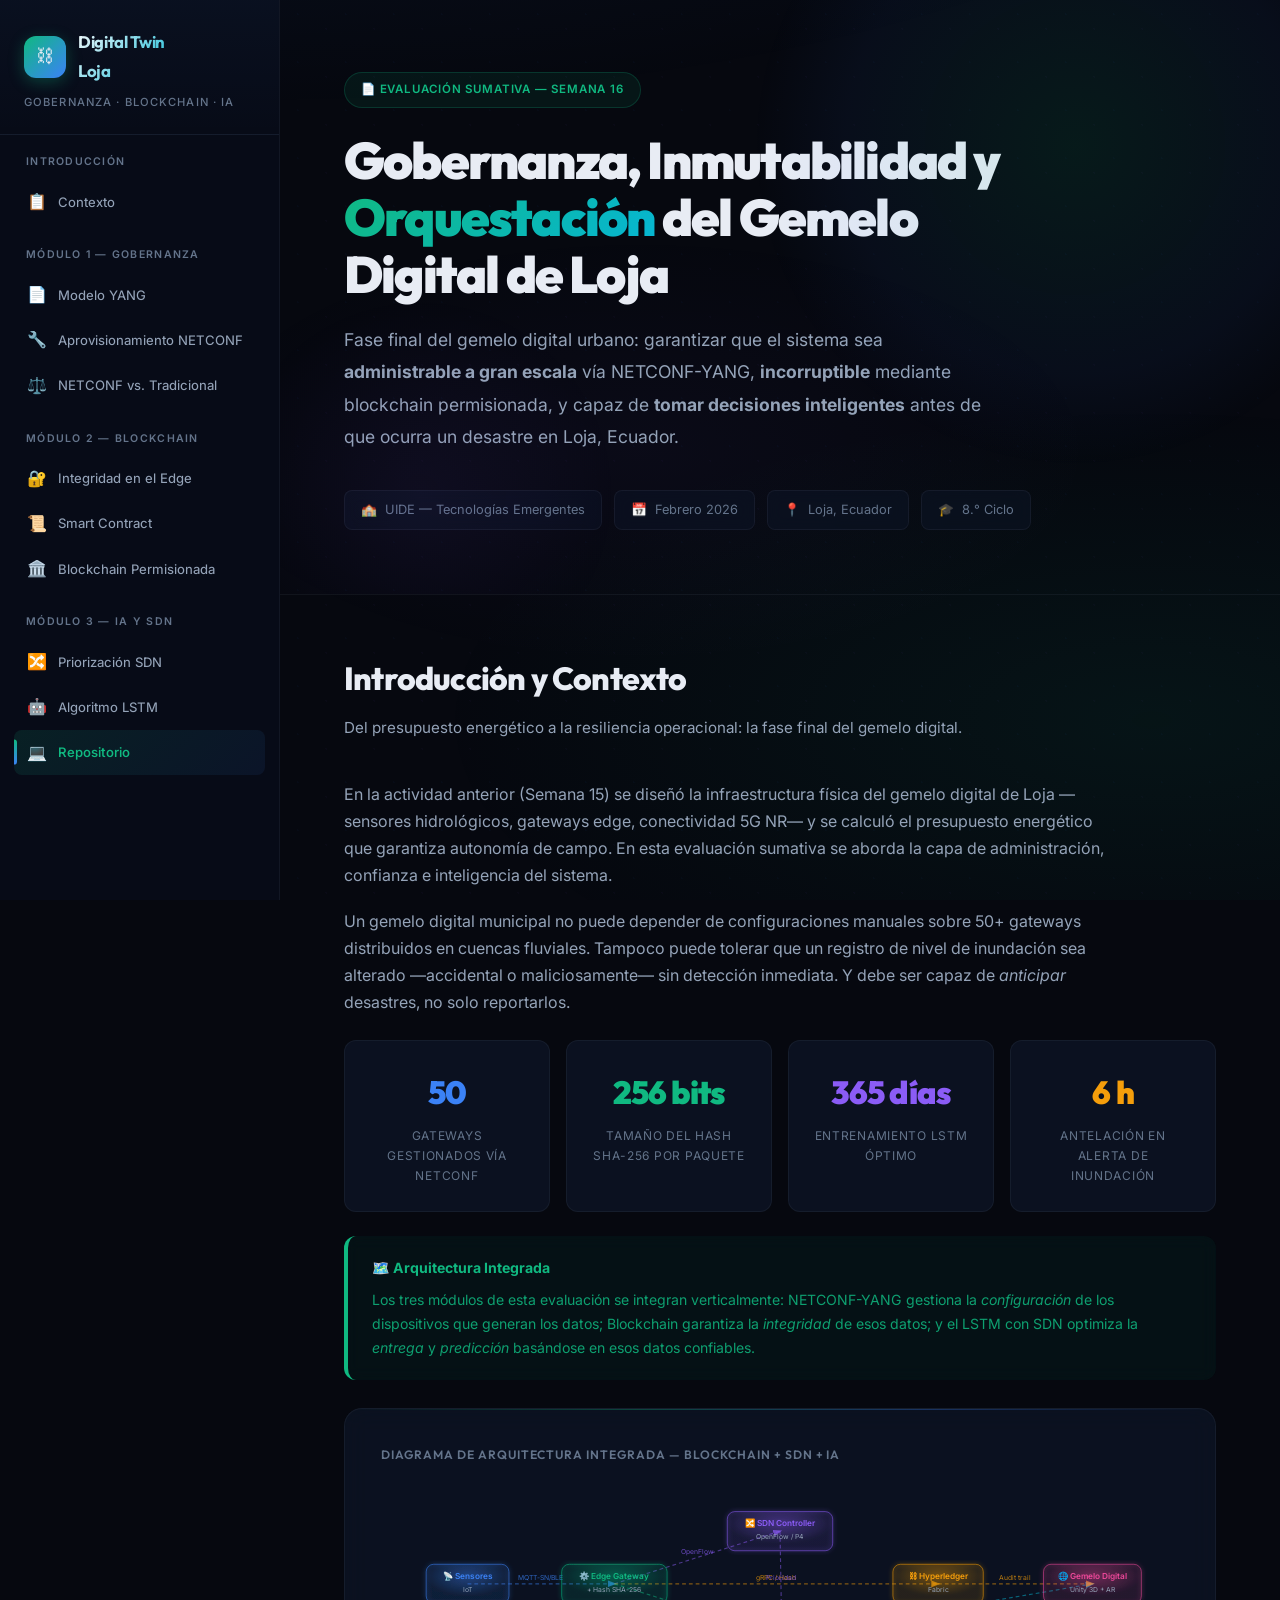
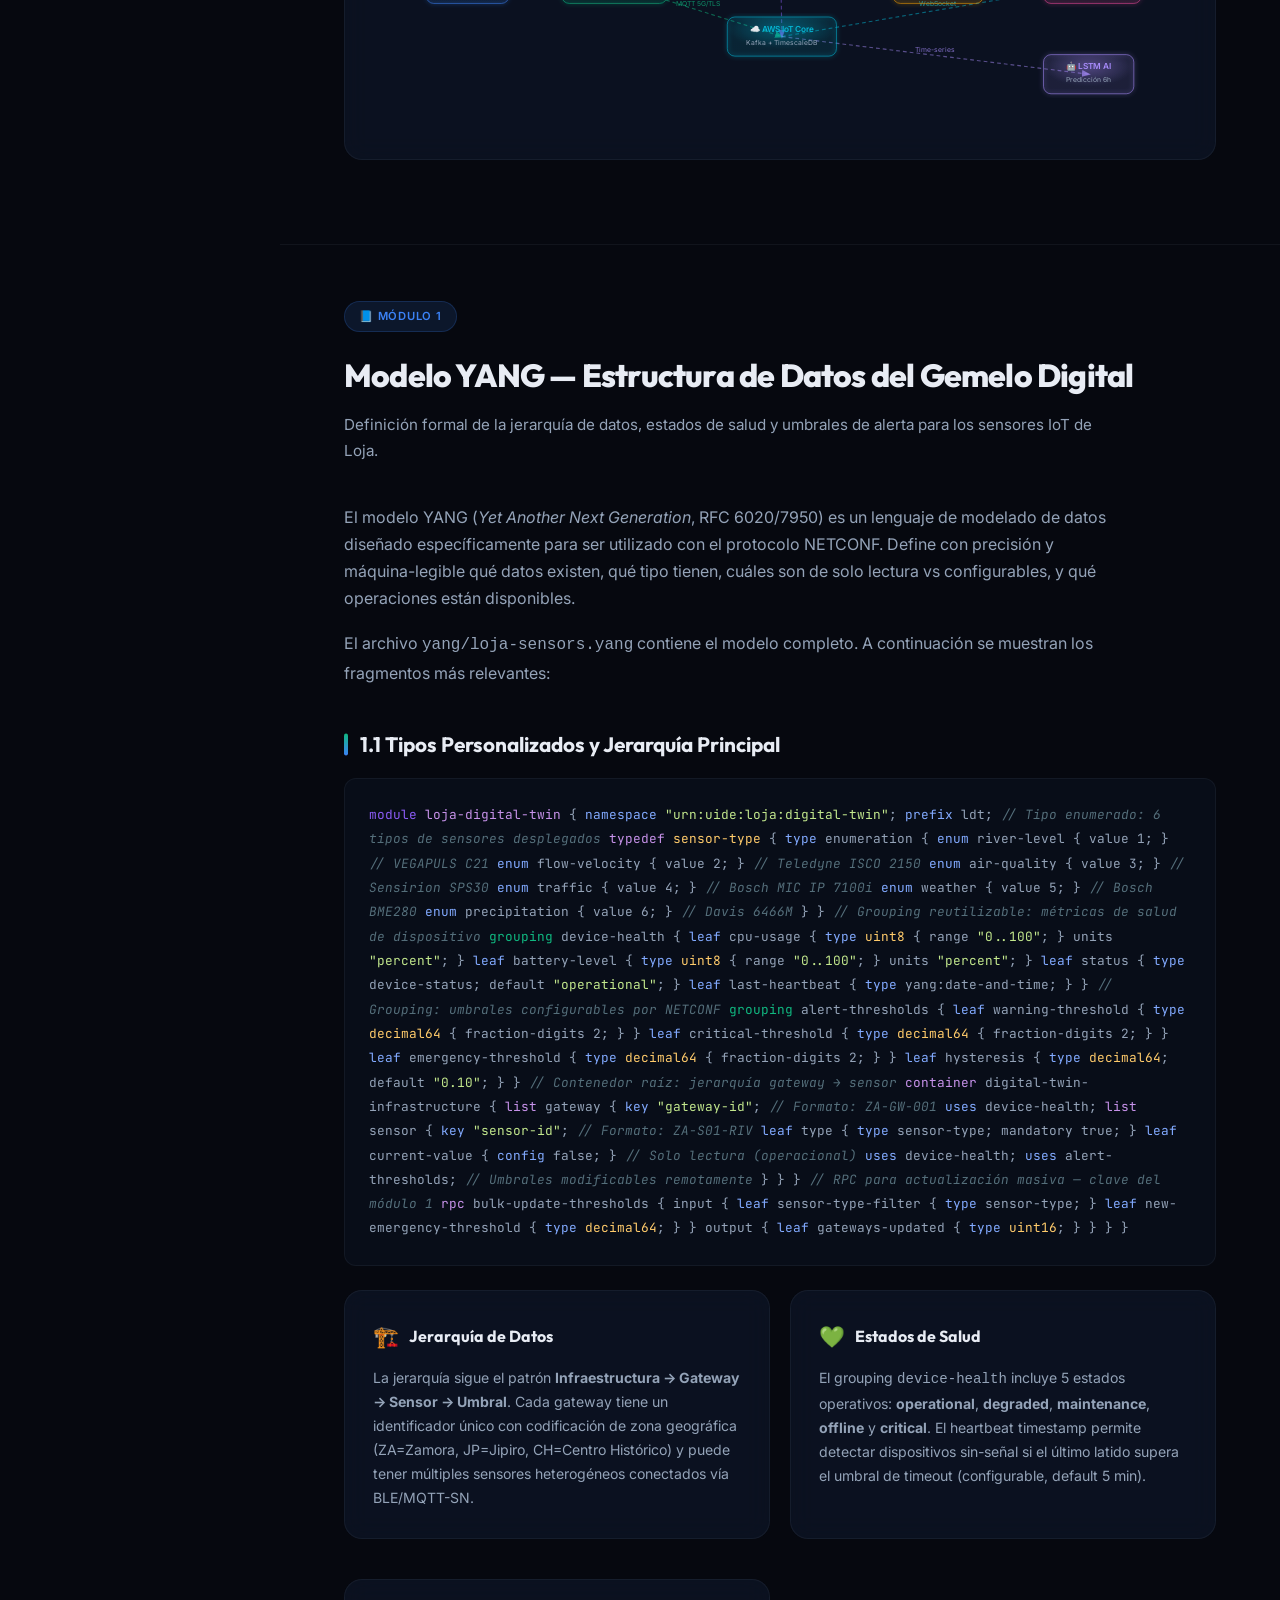
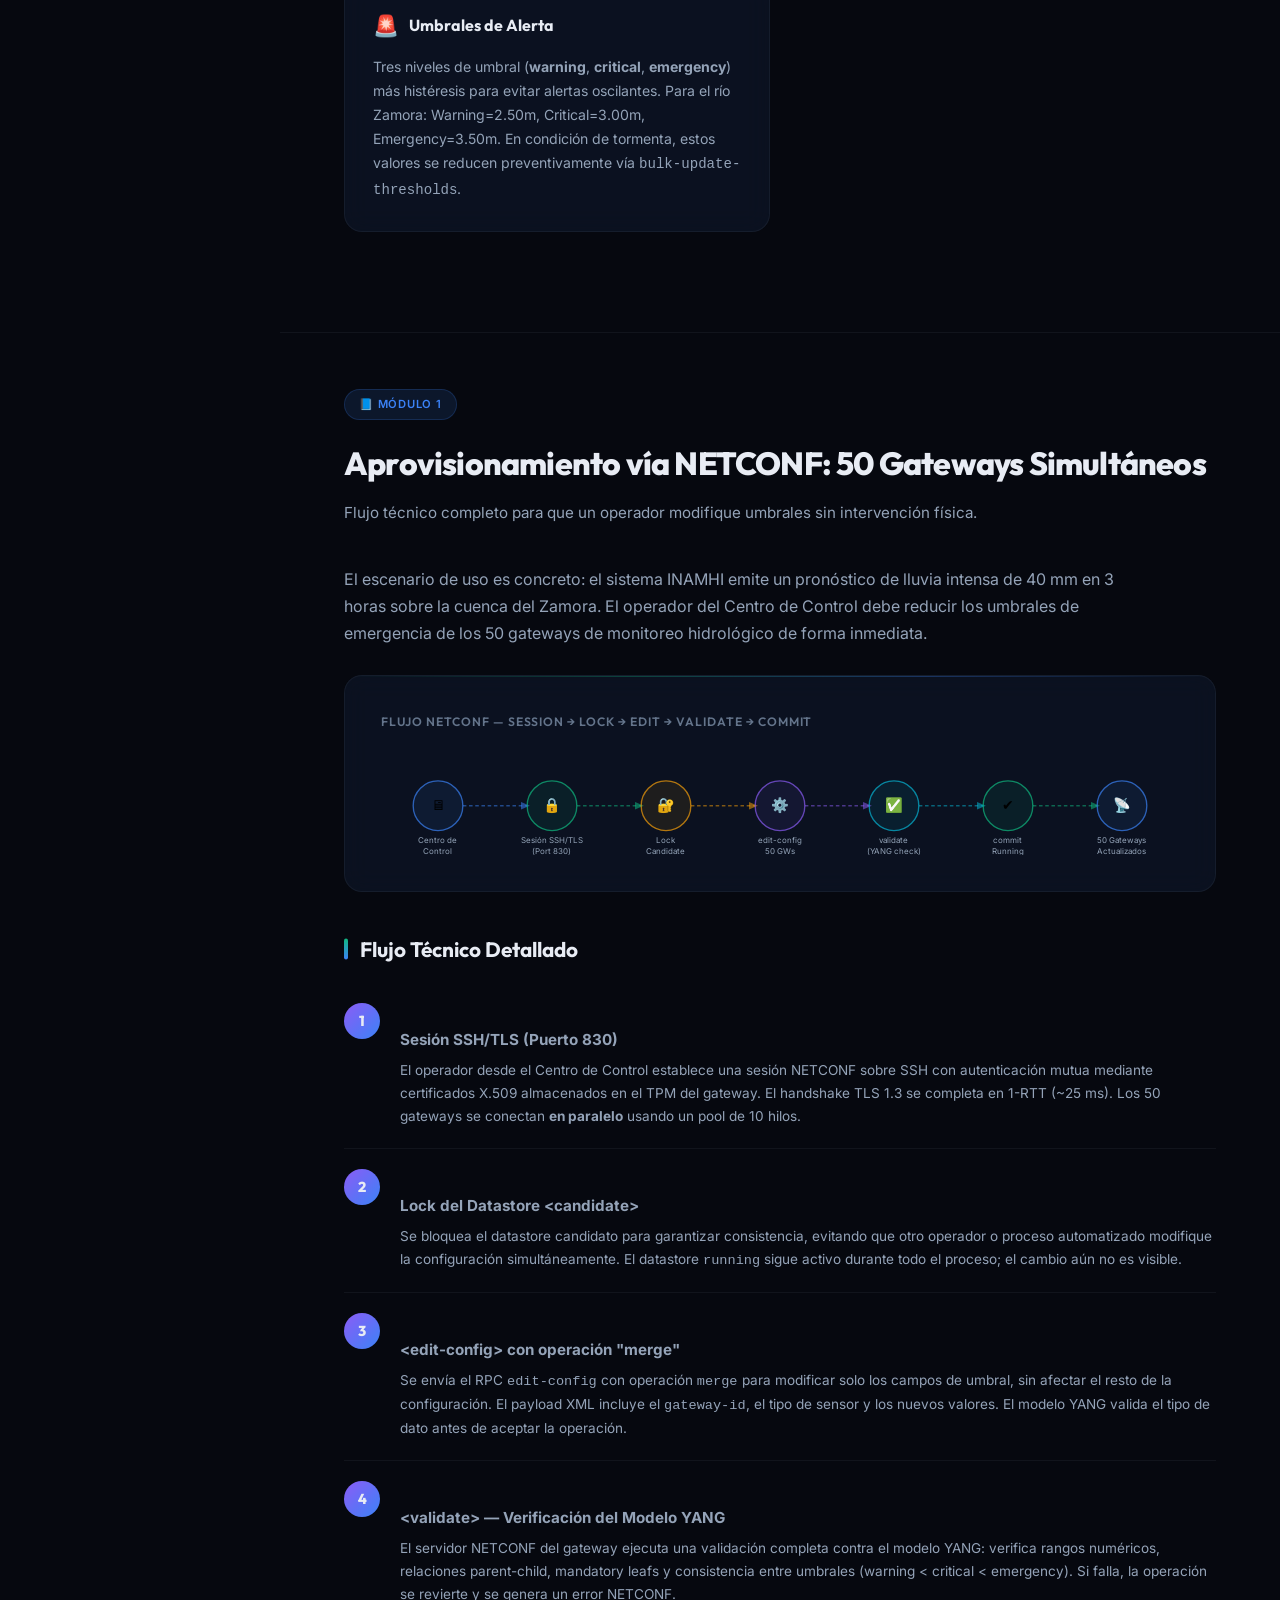
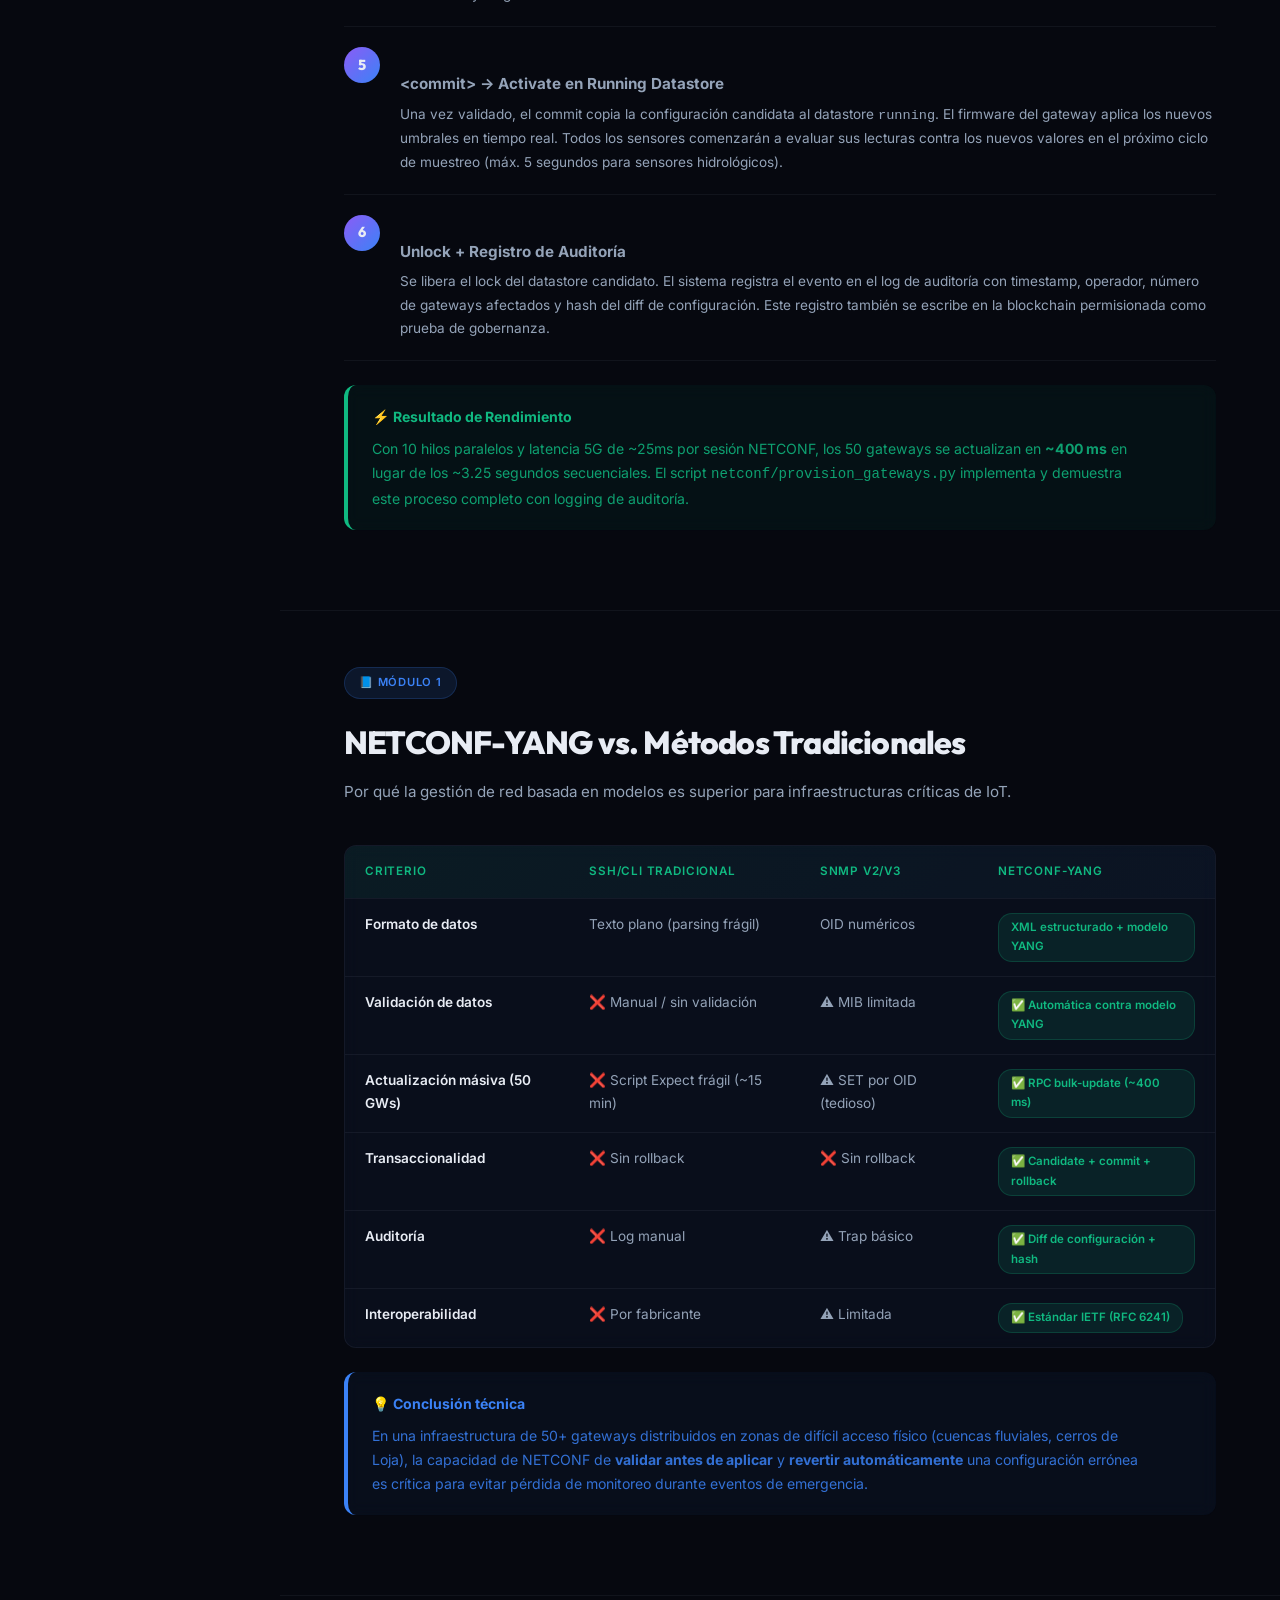
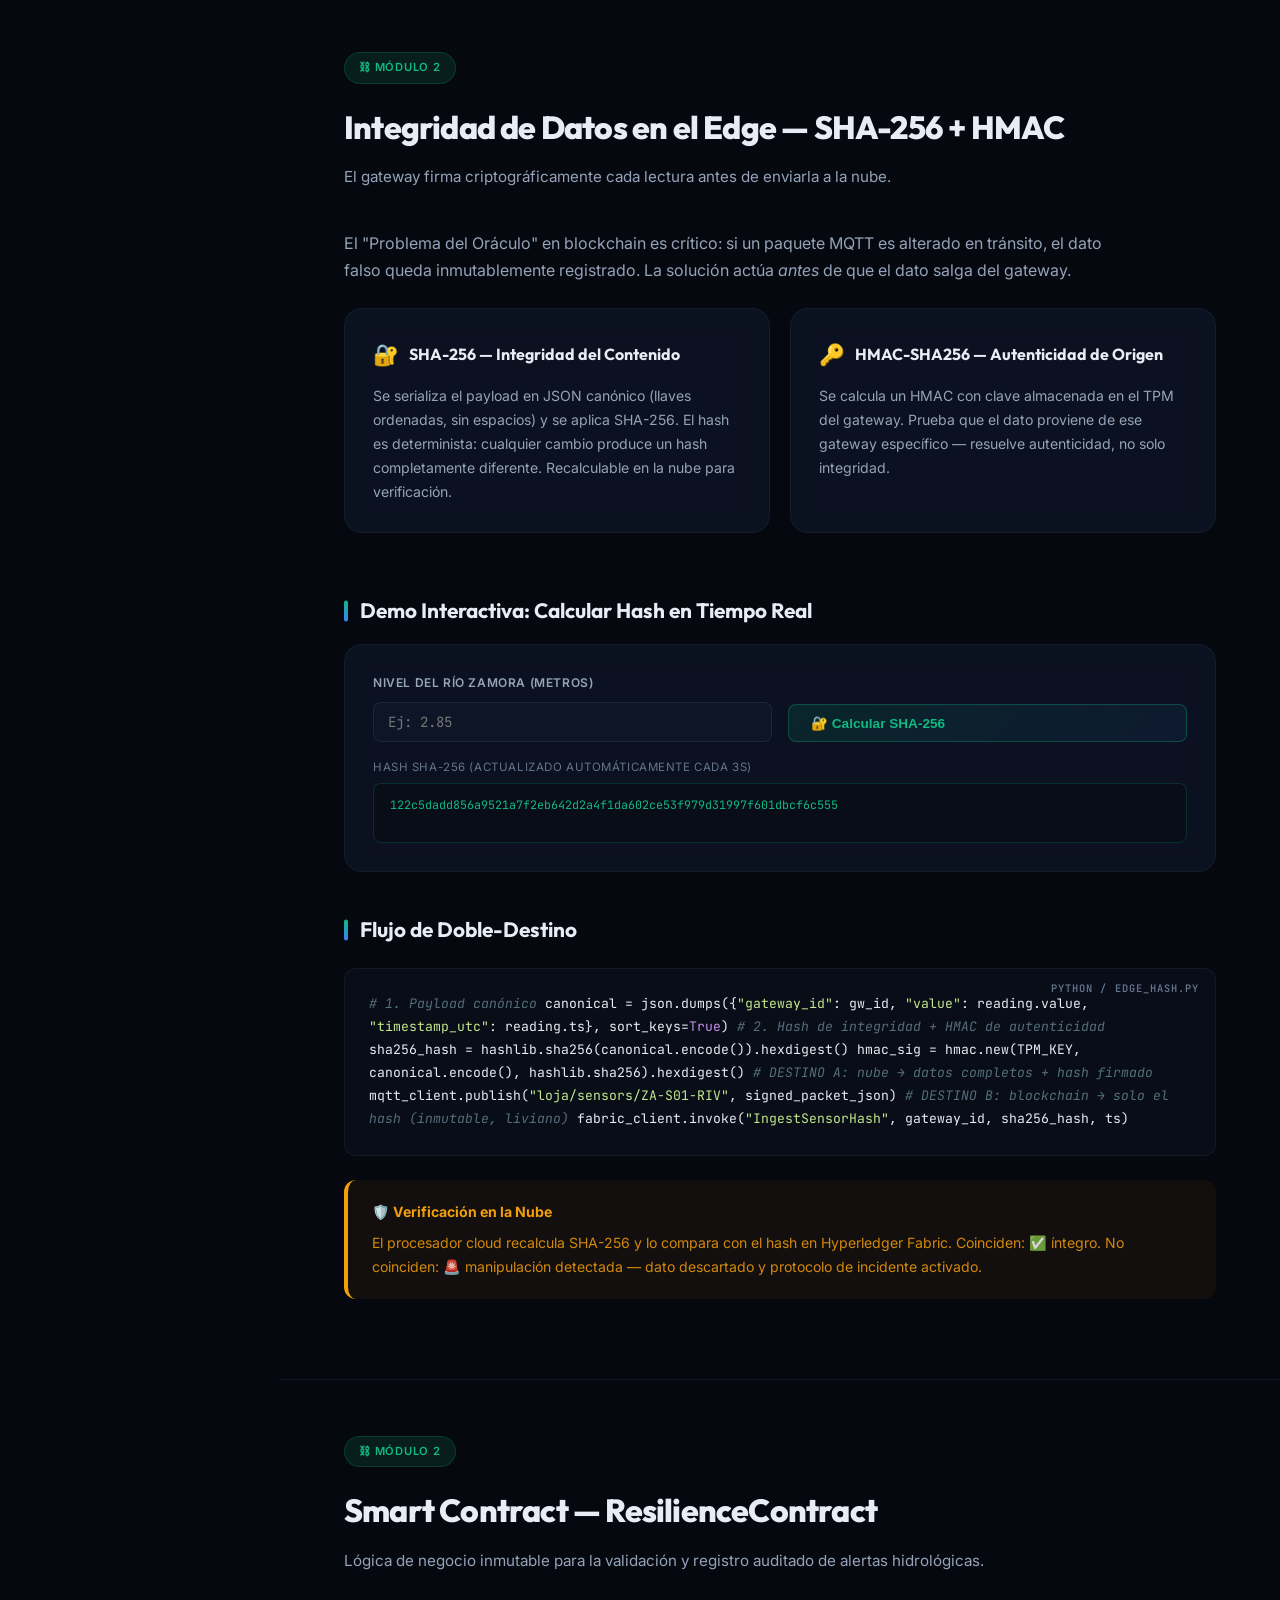
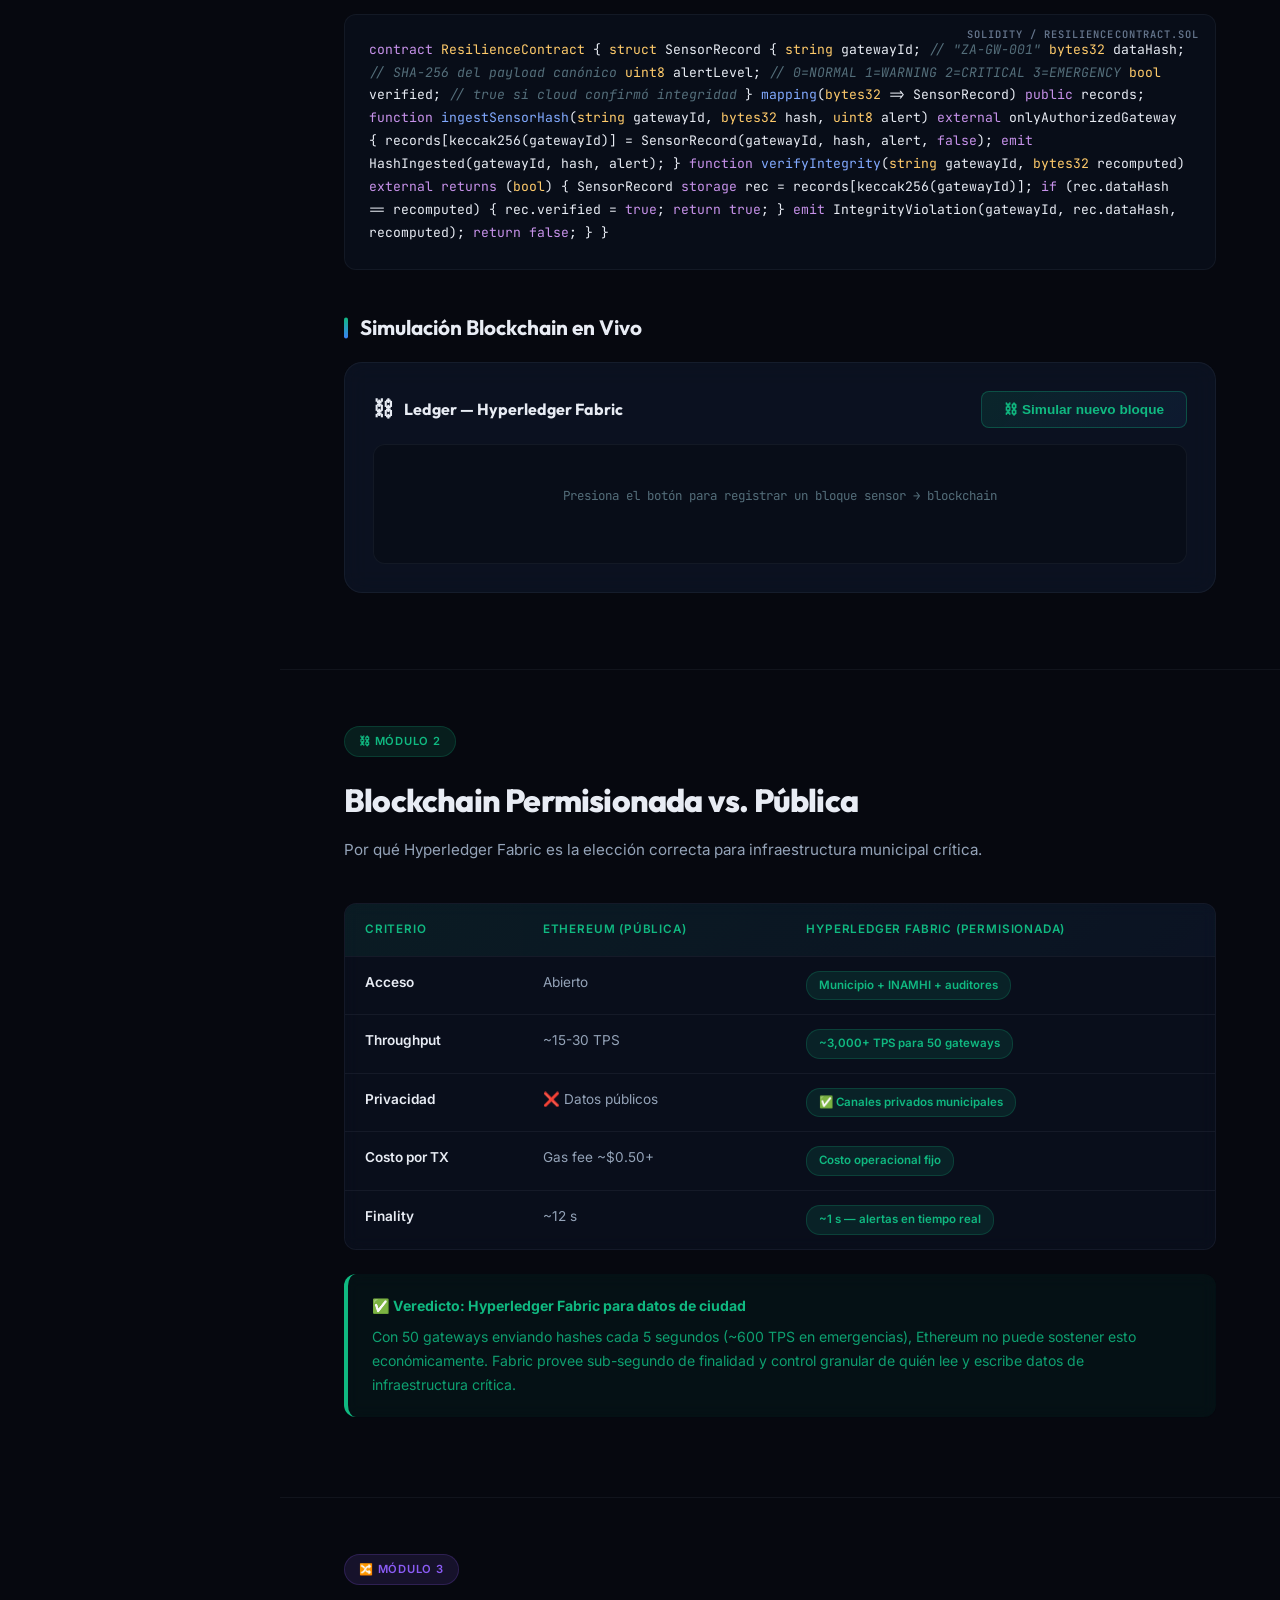
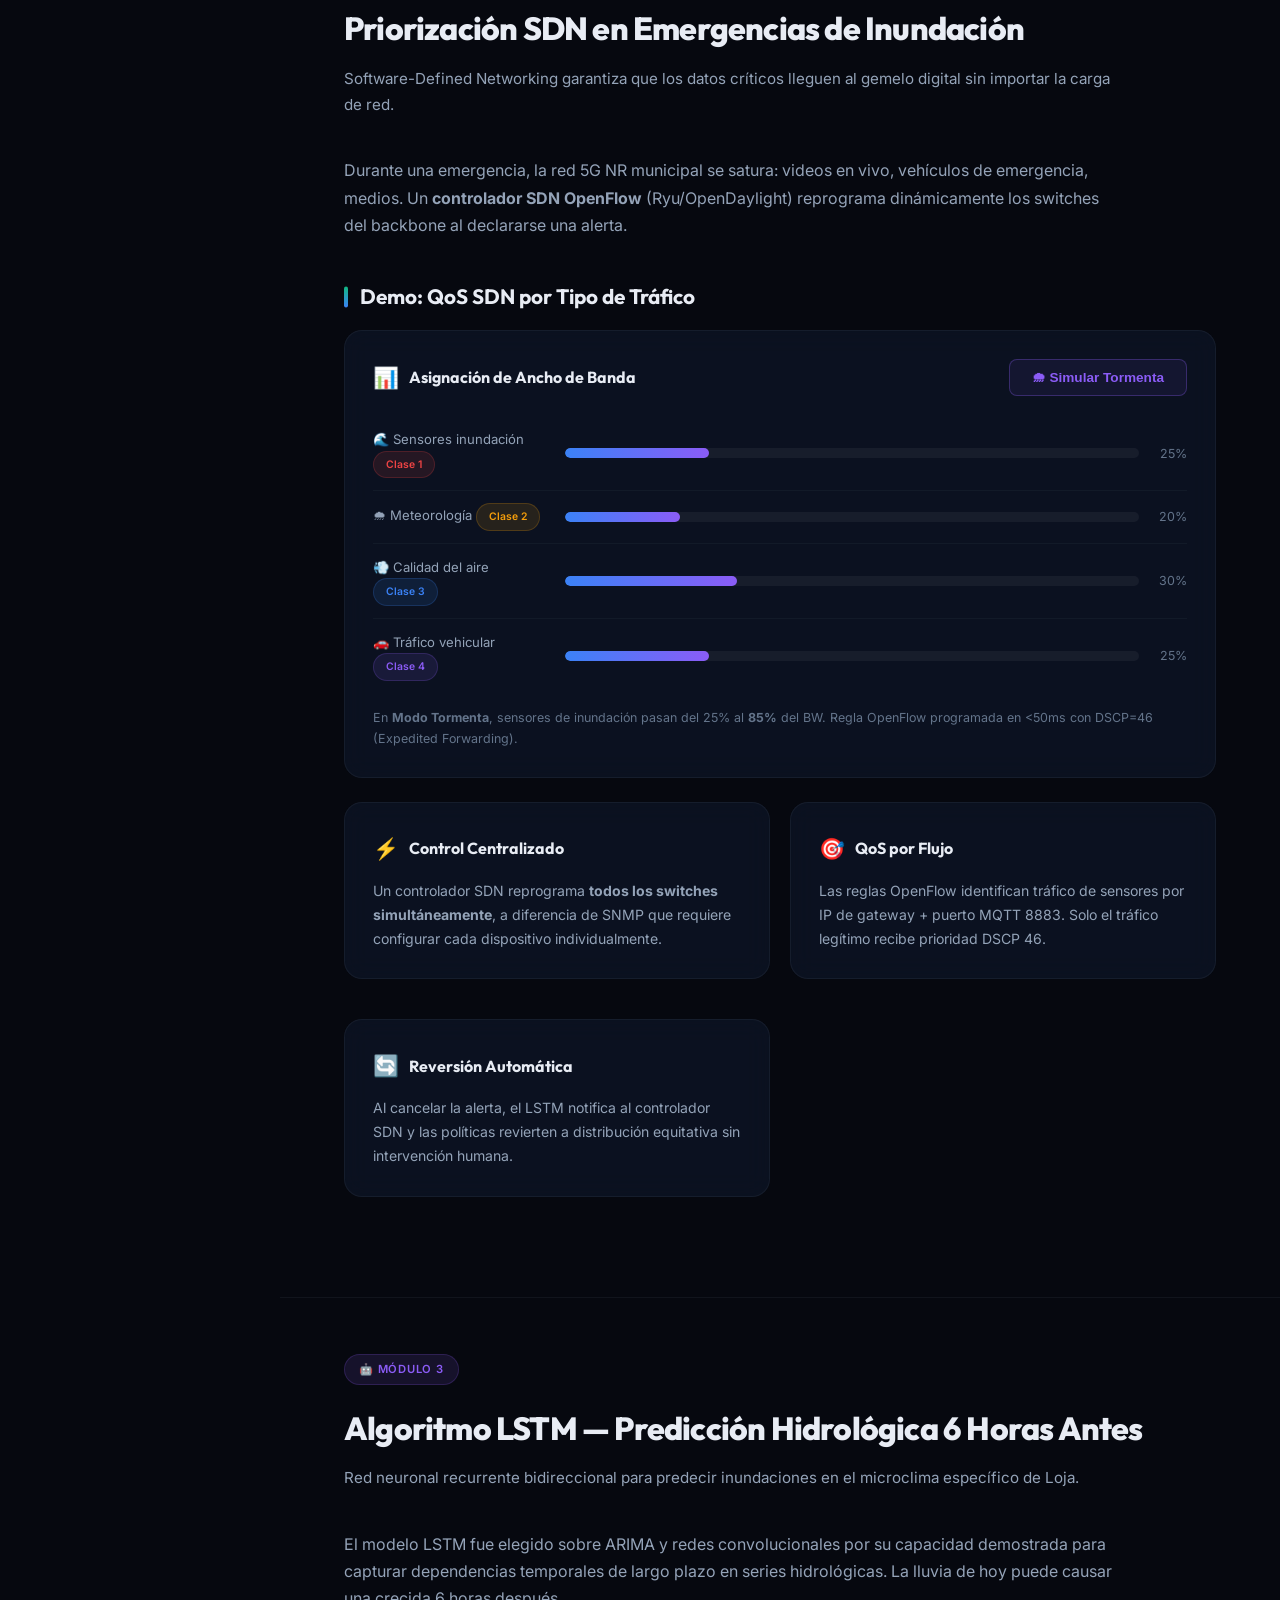
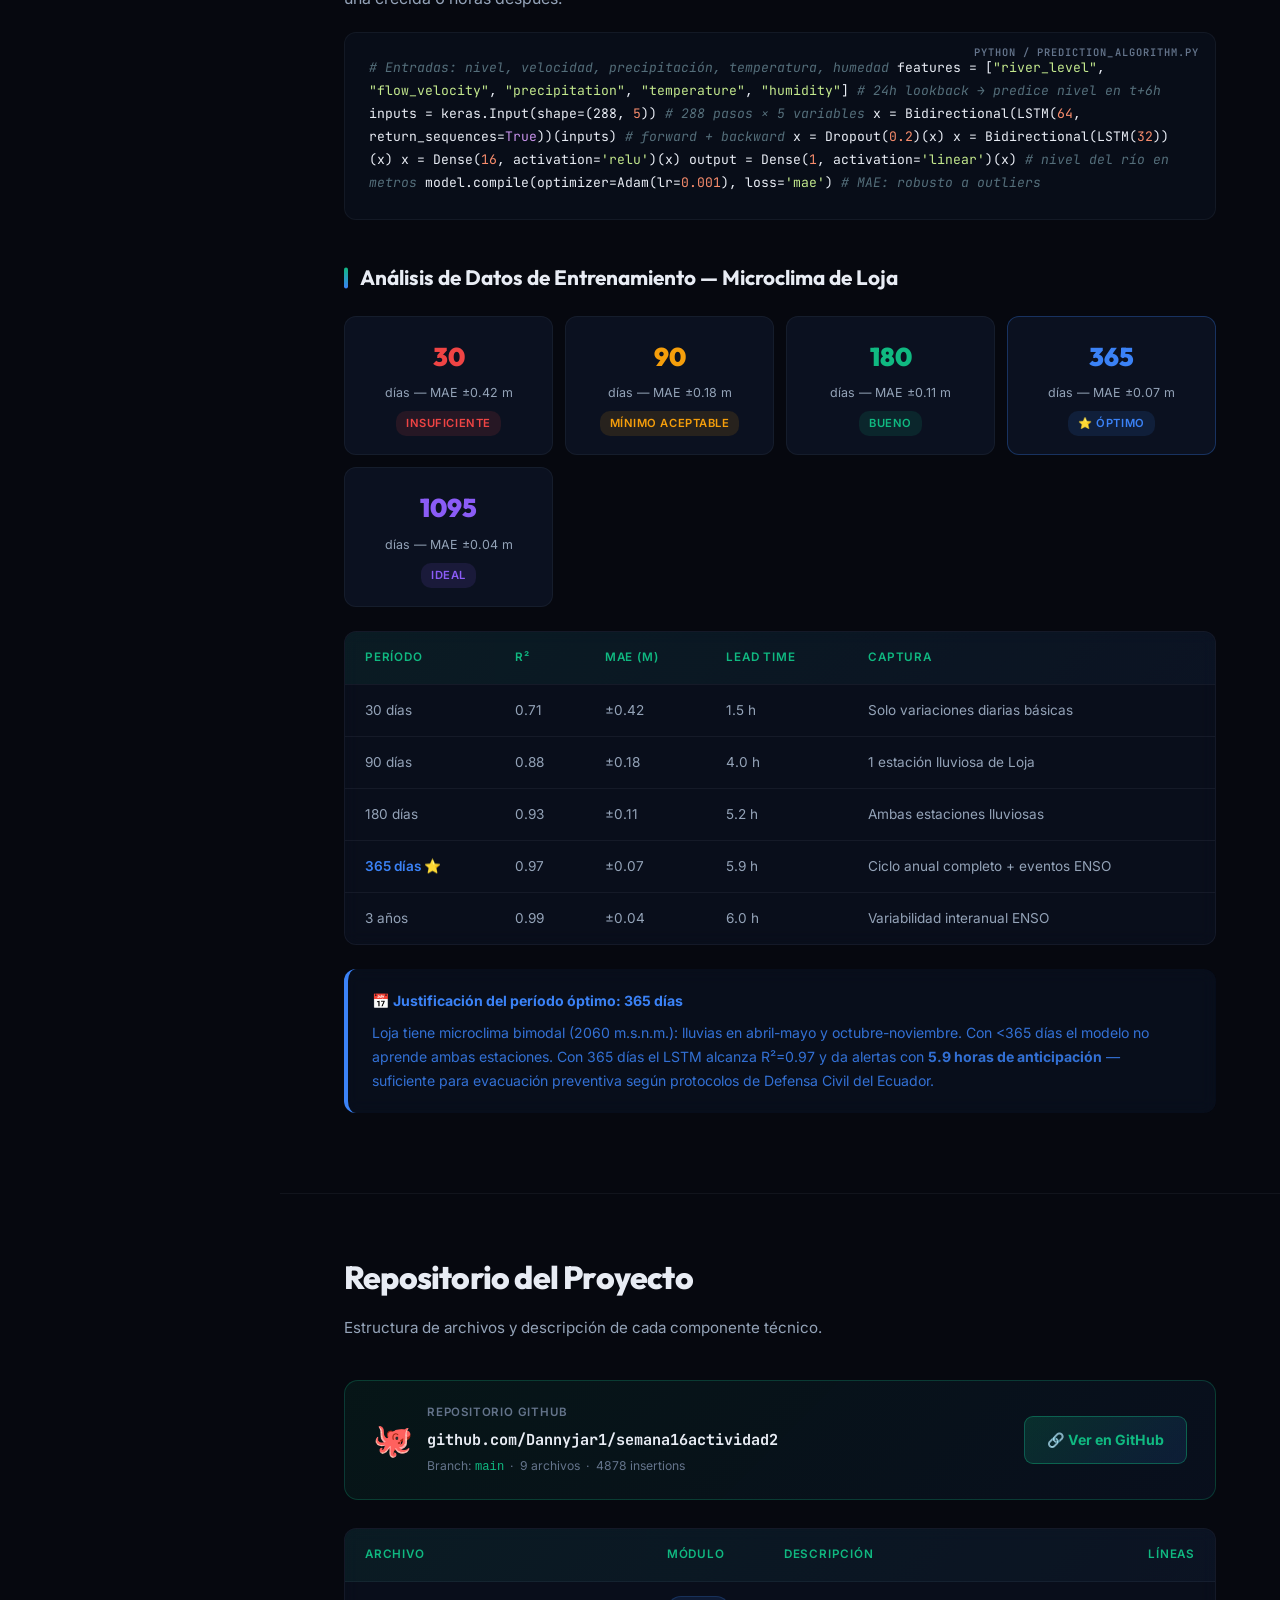
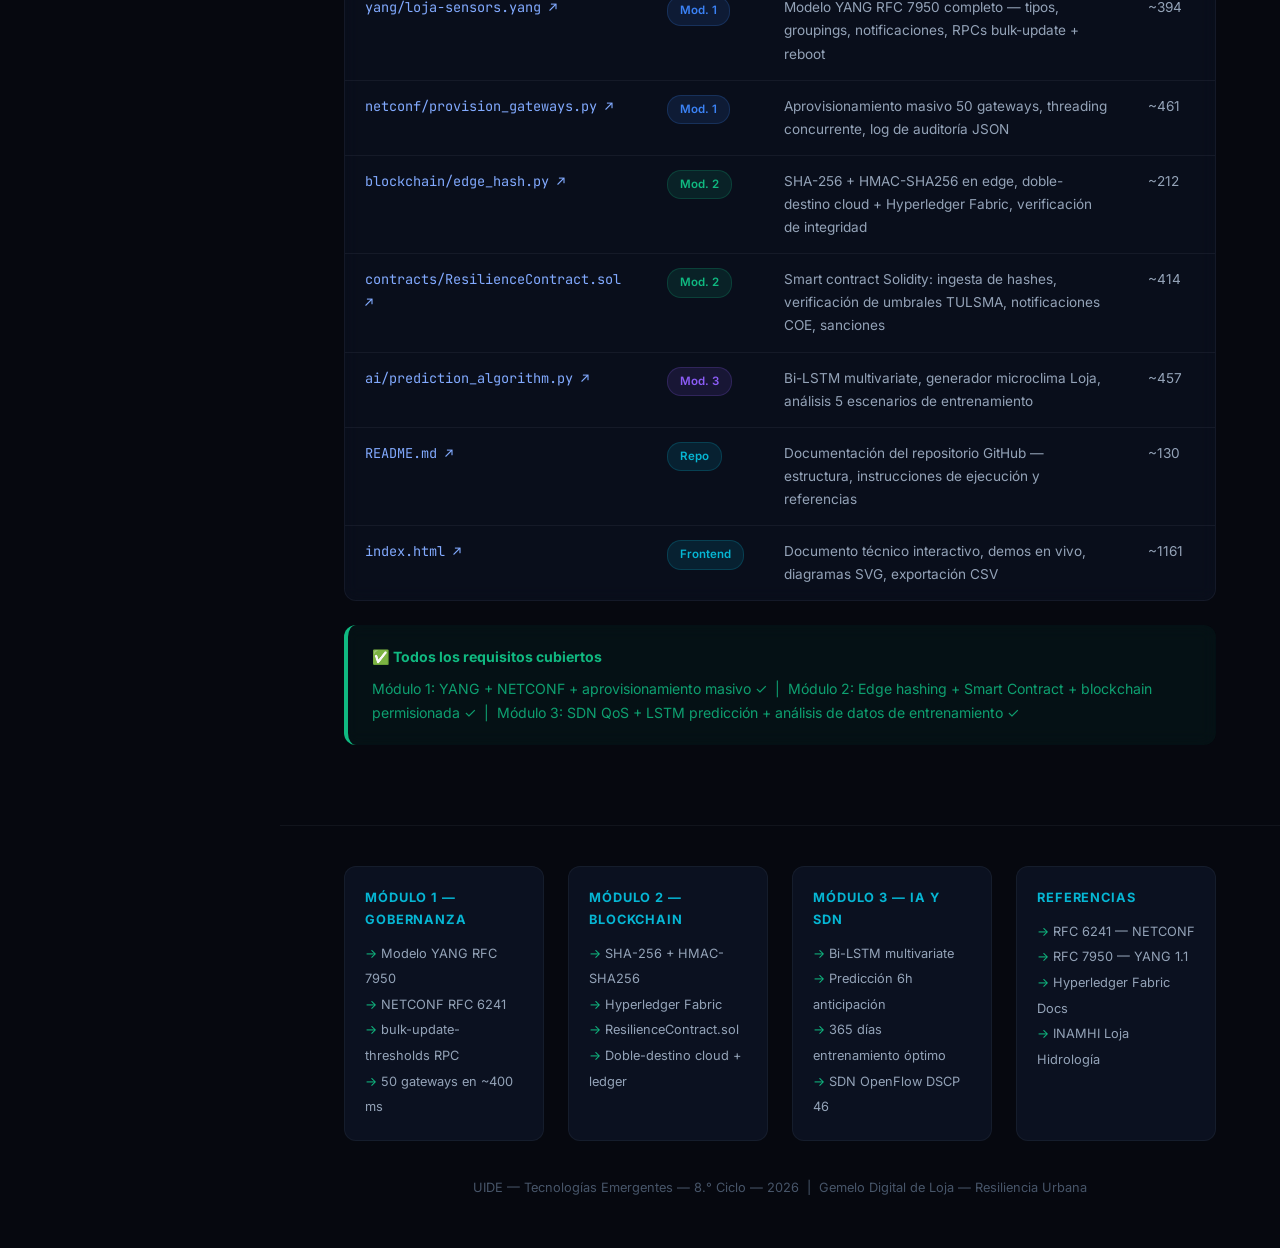
<file: index.html>
<!DOCTYPE html>
<html lang="es">

<head>
    <meta charset="UTF-8">
    <meta name="viewport" content="width=device-width, initial-scale=1.0">
    <title>Gobernanza, Inmutabilidad y Orquestación — Gemelo Digital Loja</title>
    <meta name="description"
        content="Evaluación sumativa: gobernanza NETCONF-YANG, inmutabilidad blockchain e inteligencia artificial SDN para el gemelo digital de Loja, Ecuador.">
    <meta name="author" content="UIDE — Tecnologías Emergentes — 8.° Ciclo">
    <meta name="theme-color" content="#06080f">
    <link rel="icon"
        href="data:image/svg+xml,<svg xmlns=%22http://www.w3.org/2000/svg%22 viewBox=%220 0 100 100%22><text y=%22.9em%22 font-size=%2290%22>⛓</text></svg>">
    <link rel="stylesheet" href="css/styles.css">
    <style>
        .yang-tree {
            font-family: 'JetBrains Mono', monospace;
            font-size: 0.8rem;
            line-height: 1.9;
            color: #94a3b8;
            background: #080d18;
            border: 1px solid rgba(148, 163, 184, 0.08);
            border-radius: 12px;
            padding: 24px;
            overflow-x: auto
        }

        .yt-mod {
            color: #8b5cf6
        }

        .yt-kw {
            color: #c792ea
        }

        .yt-str {
            color: #c3e88d
        }

        .yt-num {
            color: #f78c6c
        }

        .yt-cmt {
            color: #546e7a;
            font-style: italic
        }

        .yt-leaf {
            color: #82aaff
        }

        .yt-type {
            color: #ffcb6b
        }

        .yt-grouping {
            color: #10b981
        }

        .sdn-row {
            display: flex;
            align-items: center;
            gap: 12px;
            padding: 12px 0;
            border-bottom: 1px solid rgba(148, 163, 184, 0.06)
        }

        .sdn-row:last-child {
            border-bottom: none
        }

        .sdn-label {
            font-size: 0.82rem;
            color: #94a3b8;
            width: 180px;
            flex-shrink: 0
        }

        .sdn-track {
            flex: 1;
            height: 10px;
            background: rgba(255, 255, 255, 0.05);
            border-radius: 5px;
            overflow: hidden
        }

        .sdn-fill {
            height: 100%;
            border-radius: 5px;
            background: linear-gradient(90deg, #3b82f6, #8b5cf6);
            transition: width 0.8s cubic-bezier(0.22, 1, 0.36, 1)
        }

        .sdn-pct {
            font-size: 0.78rem;
            color: #64748b;
            width: 36px;
            text-align: right
        }

        .blockchain-log {
            background: #080d18;
            border: 1px solid rgba(148, 163, 184, 0.08);
            border-radius: 12px;
            padding: 20px;
            min-height: 120px;
            max-height: 260px;
            overflow-y: auto;
            font-family: 'JetBrains Mono', monospace;
            font-size: 0.78rem
        }

        .hash-demo {
            display: grid;
            grid-template-columns: 1fr 1fr;
            gap: 16px;
            align-items: end
        }

        .hash-input-group {
            display: flex;
            flex-direction: column;
            gap: 8px
        }

        .hash-input-group label {
            font-size: 0.75rem;
            font-weight: 600;
            color: #94a3b8;
            text-transform: uppercase;
            letter-spacing: .05em
        }

        .hash-input {
            width: 100%;
            padding: 10px 14px;
            background: rgba(15, 23, 42, 0.8);
            border: 1px solid rgba(148, 163, 184, 0.12);
            border-radius: 8px;
            color: #e8ecf4;
            font-family: 'JetBrains Mono', monospace;
            font-size: 0.88rem
        }

        .hash-input:focus {
            outline: none;
            border-color: rgba(16, 185, 129, 0.4)
        }

        .hash-output-box {
            background: #080d18;
            border: 1px solid rgba(16, 185, 129, 0.2);
            border-radius: 8px;
            padding: 12px 16px;
            font-family: 'JetBrains Mono', monospace;
            font-size: 0.73rem;
            color: #10b981;
            word-break: break-all;
            min-height: 60px
        }

        .btn-primary {
            display: inline-flex;
            align-items: center;
            gap: 8px;
            padding: 10px 22px;
            background: linear-gradient(135deg, rgba(16, 185, 129, 0.12), rgba(59, 130, 246, 0.08));
            border: 1px solid rgba(16, 185, 129, 0.3);
            border-radius: 8px;
            color: #10b981;
            font-size: 0.85rem;
            font-weight: 600;
            cursor: pointer;
            transition: all .18s ease
        }

        .btn-primary:hover {
            background: linear-gradient(135deg, rgba(16, 185, 129, 0.2), rgba(59, 130, 246, 0.15));
            transform: translateY(-1px)
        }

        .btn-sdn {
            display: inline-flex;
            align-items: center;
            gap: 8px;
            padding: 10px 22px;
            background: rgba(139, 92, 246, 0.08);
            border: 1px solid rgba(139, 92, 246, 0.3);
            border-radius: 8px;
            color: #8b5cf6;
            font-size: 0.85rem;
            font-weight: 600;
            cursor: pointer;
            transition: all .18s ease
        }

        .btn-sdn:hover {
            background: rgba(139, 92, 246, 0.15)
        }

        .training-grid {
            display: grid;
            grid-template-columns: repeat(auto-fit, minmax(180px, 1fr));
            gap: 12px;
            margin: 20px 0
        }

        .train-card {
            background: var(--bg-card);
            border: 1px solid var(--border-color);
            border-radius: 12px;
            padding: 18px;
            text-align: center
        }

        .train-days {
            font-family: 'Outfit', sans-serif;
            font-size: 1.6rem;
            font-weight: 900
        }

        .train-mae {
            font-size: 0.78rem;
            color: #94a3b8;
            margin-top: 4px
        }

        .train-verdict {
            font-size: 0.7rem;
            font-weight: 600;
            text-transform: uppercase;
            letter-spacing: .05em;
            margin-top: 8px;
            padding: 3px 10px;
            border-radius: 10px;
            display: inline-block
        }

        @keyframes fadeInUp {
            from {
                opacity: 0;
                transform: translateY(8px)
            }

            to {
                opacity: 1;
                transform: translateY(0)
            }
        }

        @keyframes hashReveal {
            from {
                opacity: 0;
                letter-spacing: -.02em
            }

            to {
                opacity: 1;
                letter-spacing: normal
            }
        }
    </style>
</head>

<body>

    <button class="sidebar-toggle" aria-label="Abrir menú">☰</button>

    <!-- ══════════ SIDEBAR ══════════ -->
    <aside class="sidebar">
        <div class="sidebar-header">
            <div class="sidebar-logo">
                <div class="logo-icon">⛓</div>
                <h2>Digital Twin<br>Loja</h2>
            </div>
            <div class="sidebar-subtitle">Gobernanza · Blockchain · IA</div>
        </div>
        <nav class="sidebar-nav">
            <div class="nav-group">
                <div class="nav-group-title">Introducción</div>
                <a href="#intro" class="nav-link active" data-section="intro"><span class="nav-icon">📋</span>
                    Contexto</a>
            </div>
            <div class="nav-group">
                <div class="nav-group-title">Módulo 1 — Gobernanza</div>
                <a href="#yang" class="nav-link" data-section="yang"><span class="nav-icon">📄</span> Modelo YANG</a>
                <a href="#netconf" class="nav-link" data-section="netconf"><span class="nav-icon">🔧</span>
                    Aprovisionamiento NETCONF</a>
                <a href="#netconf-vs" class="nav-link" data-section="netconf-vs"><span class="nav-icon">⚖️</span>
                    NETCONF vs. Tradicional</a>
            </div>
            <div class="nav-group">
                <div class="nav-group-title">Módulo 2 — Blockchain</div>
                <a href="#edge-hash" class="nav-link" data-section="edge-hash"><span class="nav-icon">🔐</span>
                    Integridad en el Edge</a>
                <a href="#smart-contract" class="nav-link" data-section="smart-contract"><span
                        class="nav-icon">📜</span> Smart Contract</a>
                <a href="#permissioned" class="nav-link" data-section="permissioned"><span class="nav-icon">🏛️</span>
                    Blockchain Permisionada</a>
            </div>
            <div class="nav-group">
                <div class="nav-group-title">Módulo 3 — IA y SDN</div>
                <a href="#sdn" class="nav-link" data-section="sdn"><span class="nav-icon">🔀</span> Priorización SDN</a>
                <a href="#lstm" class="nav-link" data-section="lstm"><span class="nav-icon">🤖</span> Algoritmo LSTM</a>
                <a href="#repositorio" class="nav-link" data-section="repositorio"><span class="nav-icon">💻</span>
                    Repositorio</a>
            </div>
        </nav>
    </aside>

    <!-- ══════════ MAIN CONTENT ══════════ -->
    <main class="main-content">

        <!-- HERO -->
        <header class="hero">
            <div class="hero-badge">📄 Evaluación Sumativa — Semana 16</div>
            <h1>Gobernanza, Inmutabilidad y<br><span class="gradient-text">Orquestación</span> del Gemelo Digital de
                Loja</h1>
            <p class="hero-description">
                Fase final del gemelo digital urbano: garantizar que el sistema sea <strong>administrable a gran
                    escala</strong>
                vía NETCONF-YANG, <strong>incorruptible</strong> mediante blockchain permisionada, y capaz de
                <strong>tomar decisiones inteligentes</strong> antes de que ocurra un desastre en Loja, Ecuador.
            </p>
            <div class="hero-meta">
                <div class="hero-meta-item"><span class="meta-icon">🏫</span> UIDE — Tecnologías Emergentes</div>
                <div class="hero-meta-item"><span class="meta-icon">📅</span> Febrero 2026</div>
                <div class="hero-meta-item"><span class="meta-icon">📍</span> Loja, Ecuador</div>
                <div class="hero-meta-item"><span class="meta-icon">🎓</span> 8.° Ciclo</div>
            </div>
        </header>

        <!-- INTRO -->
        <section id="intro" class="section">
            <div class="section-header">
                <h2>Introducción y Contexto</h2>
                <p class="section-description">Del presupuesto energético a la resiliencia operacional: la fase final
                    del gemelo digital.</p>
            </div>
            <p>En la actividad anterior (Semana 15) se diseñó la infraestructura física del gemelo digital de Loja
                —sensores hidrológicos, gateways edge, conectividad 5G NR— y se calculó el presupuesto energético que
                garantiza autonomía de campo. En esta evaluación sumativa se aborda la capa de administración, confianza
                e inteligencia del sistema.</p>
            <p>Un gemelo digital municipal no puede depender de configuraciones manuales sobre 50+ gateways distribuidos
                en cuencas fluviales. Tampoco puede tolerar que un registro de nivel de inundación sea alterado
                —accidental o maliciosamente— sin detección inmediata. Y debe ser capaz de <em>anticipar</em> desastres,
                no solo reportarlos.</p>
            <div class="stats-row">
                <div class="stat-card">
                    <div class="stat-value" data-count="50" data-suffix="" style="color:var(--accent-blue)">0</div>
                    <div class="stat-label">Gateways gestionados vía NETCONF</div>
                </div>
                <div class="stat-card">
                    <div class="stat-value" data-count="256" data-suffix=" bits" style="color:var(--accent-green)">0
                    </div>
                    <div class="stat-label">Tamaño del hash SHA-256 por paquete</div>
                </div>
                <div class="stat-card">
                    <div class="stat-value" data-count="365" data-suffix=" días" style="color:var(--accent-purple)">0
                    </div>
                    <div class="stat-label">Entrenamiento LSTM óptimo</div>
                </div>
                <div class="stat-card">
                    <div class="stat-value" data-count="6" data-suffix=" h" style="color:var(--accent-amber)">0</div>
                    <div class="stat-label">Antelación en alerta de inundación</div>
                </div>
            </div>
            <div class="alert alert-success">
                <div class="alert-title">🗺️ Arquitectura Integrada</div>
                <p>Los tres módulos de esta evaluación se integran verticalmente: NETCONF-YANG gestiona la
                    <em>configuración</em> de los dispositivos que generan los datos; Blockchain garantiza la
                    <em>integridad</em> de esos datos; y el LSTM con SDN optimiza la <em>entrega</em> y
                    <em>predicción</em> basándose en esos datos confiables.
                </p>
            </div>

            <div class="diagram-container">
                <div class="diagram-title">Diagrama de Arquitectura Integrada — Blockchain + SDN + IA</div>
                <div id="arch-blockchain-diagram"></div>
            </div>
        </section>

        <!-- ════ MÓDULO 1: YANG ════ -->
        <section id="yang" class="section">
            <div class="section-header">
                <span class="module-tag mod-1">📘 Módulo 1</span>
                <h2>Modelo YANG — Estructura de Datos del Gemelo Digital</h2>
                <p class="section-description">Definición formal de la jerarquía de datos, estados de salud y umbrales
                    de alerta para los sensores IoT de Loja.</p>
            </div>
            <p>El modelo YANG (<em>Yet Another Next Generation</em>, RFC 6020/7950) es un lenguaje de modelado de datos
                diseñado específicamente para ser utilizado con el protocolo NETCONF. Define con precisión y
                máquina-legible qué datos existen, qué tipo tienen, cuáles son de solo lectura vs configurables, y qué
                operaciones están disponibles.</p>
            <p>El archivo <code>yang/loja-sensors.yang</code> contiene el modelo completo. A continuación se muestran
                los fragmentos más relevantes:</p>

            <h3>1.1 Tipos Personalizados y Jerarquía Principal</h3>
            <div class="yang-tree"><span class="yt-mod">module</span> <span class="yt-kw">loja-digital-twin</span> {
                <span class="yt-leaf">namespace</span> <span class="yt-str">"urn:uide:loja:digital-twin"</span>;
                <span class="yt-leaf">prefix</span> ldt;

                <span class="yt-cmt">// Tipo enumerado: 6 tipos de sensores desplegados</span>
                <span class="yt-kw">typedef</span> <span class="yt-type">sensor-type</span> {
                <span class="yt-leaf">type</span> enumeration {
                <span class="yt-leaf">enum</span> river-level { value 1; } <span class="yt-cmt">// VEGAPULS C21</span>
                <span class="yt-leaf">enum</span> flow-velocity { value 2; } <span class="yt-cmt">// Teledyne ISCO
                    2150</span>
                <span class="yt-leaf">enum</span> air-quality { value 3; } <span class="yt-cmt">// Sensirion
                    SPS30</span>
                <span class="yt-leaf">enum</span> traffic { value 4; } <span class="yt-cmt">// Bosch MIC IP 7100i</span>
                <span class="yt-leaf">enum</span> weather { value 5; } <span class="yt-cmt">// Bosch BME280</span>
                <span class="yt-leaf">enum</span> precipitation { value 6; } <span class="yt-cmt">// Davis 6466M</span>
                }
                }

                <span class="yt-cmt">// Grouping reutilizable: métricas de salud de dispositivo</span>
                <span class="yt-grouping">grouping</span> device-health {
                <span class="yt-leaf">leaf</span> cpu-usage { <span class="yt-leaf">type</span> <span
                    class="yt-type">uint8</span> { range <span class="yt-str">"0..100"</span>; } units <span
                    class="yt-str">"percent"</span>; }
                <span class="yt-leaf">leaf</span> battery-level { <span class="yt-leaf">type</span> <span
                    class="yt-type">uint8</span> { range <span class="yt-str">"0..100"</span>; } units <span
                    class="yt-str">"percent"</span>; }
                <span class="yt-leaf">leaf</span> status { <span class="yt-leaf">type</span> device-status; default
                <span class="yt-str">"operational"</span>; }
                <span class="yt-leaf">leaf</span> last-heartbeat { <span class="yt-leaf">type</span> yang:date-and-time;
                }
                }

                <span class="yt-cmt">// Grouping: umbrales configurables por NETCONF</span>
                <span class="yt-grouping">grouping</span> alert-thresholds {
                <span class="yt-leaf">leaf</span> warning-threshold { <span class="yt-leaf">type</span> <span
                    class="yt-type">decimal64</span> { fraction-digits 2; } }
                <span class="yt-leaf">leaf</span> critical-threshold { <span class="yt-leaf">type</span> <span
                    class="yt-type">decimal64</span> { fraction-digits 2; } }
                <span class="yt-leaf">leaf</span> emergency-threshold { <span class="yt-leaf">type</span> <span
                    class="yt-type">decimal64</span> { fraction-digits 2; } }
                <span class="yt-leaf">leaf</span> hysteresis { <span class="yt-leaf">type</span> <span
                    class="yt-type">decimal64</span>; default <span class="yt-str">"0.10"</span>; }
                }

                <span class="yt-cmt">// Contenedor raíz: jerarquía gateway → sensor</span>
                <span class="yt-kw">container</span> digital-twin-infrastructure {
                <span class="yt-kw">list</span> gateway {
                <span class="yt-leaf">key</span> <span class="yt-str">"gateway-id"</span>; <span class="yt-cmt">//
                    Formato: ZA-GW-001</span>
                <span class="yt-leaf">uses</span> device-health;
                <span class="yt-kw">list</span> sensor {
                <span class="yt-leaf">key</span> <span class="yt-str">"sensor-id"</span>; <span class="yt-cmt">//
                    Formato: ZA-S01-RIV</span>
                <span class="yt-leaf">leaf</span> type { <span class="yt-leaf">type</span> sensor-type; mandatory true;
                }
                <span class="yt-leaf">leaf</span> current-value { <span class="yt-leaf">config</span> false; } <span
                    class="yt-cmt">// Solo lectura (operacional)</span>
                <span class="yt-leaf">uses</span> device-health;
                <span class="yt-leaf">uses</span> alert-thresholds; <span class="yt-cmt">// Umbrales modificables
                    remotamente</span>
                }
                }
                }

                <span class="yt-cmt">// RPC para actualización masiva — clave del módulo 1</span>
                <span class="yt-kw">rpc</span> bulk-update-thresholds {
                input {
                <span class="yt-leaf">leaf</span> sensor-type-filter { <span class="yt-leaf">type</span> sensor-type; }
                <span class="yt-leaf">leaf</span> new-emergency-threshold { <span class="yt-leaf">type</span> <span
                    class="yt-type">decimal64</span>; }
                }
                output {
                <span class="yt-leaf">leaf</span> gateways-updated { <span class="yt-leaf">type</span> <span
                    class="yt-type">uint16</span>; }
                }
                }
                }
            </div>

            <div class="card-grid">
                <div class="card">
                    <div class="card-title"><span class="card-icon">🏗️</span> Jerarquía de Datos</div>
                    <div class="card-body">La jerarquía sigue el patrón <strong>Infraestructura → Gateway → Sensor →
                            Umbral</strong>. Cada gateway tiene un identificador único con codificación de zona
                        geográfica (ZA=Zamora, JP=Jipiro, CH=Centro Histórico) y puede tener múltiples sensores
                        heterogéneos conectados vía BLE/MQTT-SN.</div>
                </div>
                <div class="card">
                    <div class="card-title"><span class="card-icon">💚</span> Estados de Salud</div>
                    <div class="card-body">El grouping <code>device-health</code> incluye 5 estados operativos:
                        <strong>operational</strong>, <strong>degraded</strong>, <strong>maintenance</strong>,
                        <strong>offline</strong> y <strong>critical</strong>. El heartbeat timestamp permite detectar
                        dispositivos sin-señal si el último latido supera el umbral de timeout (configurable, default 5
                        min).
                    </div>
                </div>
                <div class="card">
                    <div class="card-title"><span class="card-icon">🚨</span> Umbrales de Alerta</div>
                    <div class="card-body">Tres niveles de umbral (<strong>warning</strong>, <strong>critical</strong>,
                        <strong>emergency</strong>) más histéresis para evitar alertas oscilantes. Para el río Zamora:
                        Warning=2.50m, Critical=3.00m, Emergency=3.50m. En condición de tormenta, estos valores se
                        reducen preventivamente vía <code>bulk-update-thresholds</code>.
                    </div>
                </div>
            </div>
        </section>

        <!-- ════ NETCONF FLOW ════ -->
        <section id="netconf" class="section">
            <div class="section-header">
                <span class="module-tag mod-1">📘 Módulo 1</span>
                <h2>Aprovisionamiento vía NETCONF: 50 Gateways Simultáneos</h2>
                <p class="section-description">Flujo técnico completo para que un operador modifique umbrales sin
                    intervención física.</p>
            </div>
            <p>El escenario de uso es concreto: el sistema INAMHI emite un pronóstico de lluvia intensa de 40 mm en 3
                horas sobre la cuenca del Zamora. El operador del Centro de Control debe reducir los umbrales de
                emergencia de los 50 gateways de monitoreo hidrológico de forma inmediata.</p>

            <div class="diagram-container">
                <div class="diagram-title">Flujo NETCONF — Session → Lock → Edit → Validate → Commit</div>
                <div id="netconf-diagram"></div>
            </div>

            <h3>Flujo Técnico Detallado</h3>
            <div class="flow-step">
                <div class="flow-number">1</div>
                <div class="flow-content">
                    <h4>Sesión SSH/TLS (Puerto 830)</h4>
                    <p>El operador desde el Centro de Control establece una sesión NETCONF sobre SSH con autenticación
                        mutua mediante certificados X.509 almacenados en el TPM del gateway. El handshake TLS 1.3 se
                        completa en 1-RTT (~25 ms). Los 50 gateways se conectan <strong>en paralelo</strong> usando un
                        pool de 10 hilos.</p>
                </div>
            </div>
            <div class="flow-step">
                <div class="flow-number">2</div>
                <div class="flow-content">
                    <h4>Lock del Datastore &lt;candidate&gt;</h4>
                    <p>Se bloquea el datastore candidato para garantizar consistencia, evitando que otro operador o
                        proceso automatizado modifique la configuración simultáneamente. El datastore
                        <code>running</code> sigue activo durante todo el proceso; el cambio aún no es visible.
                    </p>
                </div>
            </div>
            <div class="flow-step">
                <div class="flow-number">3</div>
                <div class="flow-content">
                    <h4>&lt;edit-config&gt; con operación "merge"</h4>
                    <p>Se envía el RPC <code>edit-config</code> con operación <code>merge</code> para modificar solo los
                        campos de umbral, sin afectar el resto de la configuración. El payload XML incluye el
                        <code>gateway-id</code>, el tipo de sensor y los nuevos valores. El modelo YANG valida el tipo
                        de dato antes de aceptar la operación.
                    </p>
                </div>
            </div>
            <div class="flow-step">
                <div class="flow-number">4</div>
                <div class="flow-content">
                    <h4>&lt;validate&gt; — Verificación del Modelo YANG</h4>
                    <p>El servidor NETCONF del gateway ejecuta una validación completa contra el modelo YANG: verifica
                        rangos numéricos, relaciones parent-child, mandatory leafs y consistencia entre umbrales
                        (warning &lt; critical &lt; emergency). Si falla, la operación se revierte y se genera un error
                        NETCONF.</p>
                </div>
            </div>
            <div class="flow-step">
                <div class="flow-number">5</div>
                <div class="flow-content">
                    <h4>&lt;commit&gt; → Activate en Running Datastore</h4>
                    <p>Una vez validado, el commit copia la configuración candidata al datastore <code>running</code>.
                        El firmware del gateway aplica los nuevos umbrales en tiempo real. Todos los sensores comenzarán
                        a evaluar sus lecturas contra los nuevos valores en el próximo ciclo de muestreo (máx. 5
                        segundos para sensores hidrológicos).</p>
                </div>
            </div>
            <div class="flow-step">
                <div class="flow-number">6</div>
                <div class="flow-content">
                    <h4>Unlock + Registro de Auditoría</h4>
                    <p>Se libera el lock del datastore candidato. El sistema registra el evento en el log de auditoría
                        con timestamp, operador, número de gateways afectados y hash del diff de configuración. Este
                        registro también se escribe en la blockchain permisionada como prueba de gobernanza.</p>
                </div>
            </div>

            <div class="alert alert-success">
                <div class="alert-title">⚡ Resultado de Rendimiento</div>
                <p>Con 10 hilos paralelos y latencia 5G de ~25ms por sesión NETCONF, los 50 gateways se actualizan en
                    <strong>~400 ms</strong> en lugar de los ~3.25 segundos secuenciales. El script
                    <code>netconf/provision_gateways.py</code> implementa y demuestra este proceso completo con logging
                    de auditoría.
                </p>
            </div>
        </section>

        <!-- ════ NETCONF VS TRADICIONAL ════ -->
        <section id="netconf-vs" class="section">
            <div class="section-header">
                <span class="module-tag mod-1">📘 Módulo 1</span>
                <h2>NETCONF-YANG vs. Métodos Tradicionales</h2>
                <p class="section-description">Por qué la gestión de red basada en modelos es superior para
                    infraestructuras críticas de IoT.</p>
            </div>

            <div class="table-wrapper">
                <table>
                    <thead>
                        <tr>
                            <th>Criterio</th>
                            <th>SSH/CLI Tradicional</th>
                            <th>SNMP v2/v3</th>
                            <th>NETCONF-YANG</th>
                        </tr>
                    </thead>
                    <tbody>
                        <tr>
                            <td class="td-highlight">Formato de datos</td>
                            <td>Texto plano (parsing frágil)</td>
                            <td>OID numéricos</td>
                            <td><span class="badge badge-green">XML estructurado + modelo YANG</span></td>
                        </tr>
                        <tr>
                            <td class="td-highlight">Validación de datos</td>
                            <td>❌ Manual / sin validación</td>
                            <td>⚠ MIB limitada</td>
                            <td><span class="badge badge-green">✅ Automática contra modelo YANG</span></td>
                        </tr>
                        <tr>
                            <td class="td-highlight">Actualización másiva (50 GWs)</td>
                            <td>❌ Script Expect frágil (~15 min)</td>
                            <td>⚠ SET por OID (tedioso)</td>
                            <td><span class="badge badge-green">✅ RPC bulk-update (~400 ms)</span></td>
                        </tr>
                        <tr>
                            <td class="td-highlight">Transaccionalidad</td>
                            <td>❌ Sin rollback</td>
                            <td>❌ Sin rollback</td>
                            <td><span class="badge badge-green">✅ Candidate + commit + rollback</span></td>
                        </tr>
                        <tr>
                            <td class="td-highlight">Auditoría</td>
                            <td>❌ Log manual</td>
                            <td>⚠ Trap básico</td>
                            <td><span class="badge badge-green">✅ Diff de configuración + hash</span></td>
                        </tr>
                        <tr>
                            <td class="td-highlight">Interoperabilidad</td>
                            <td>❌ Por fabricante</td>
                            <td>⚠ Limitada</td>
                            <td><span class="badge badge-green">✅ Estándar IETF (RFC 6241)</span></td>
                        </tr>
                    </tbody>
                </table>
            </div>

            <div class="alert alert-info">
                <div class="alert-title">💡 Conclusión técnica</div>
                <p>En una infraestructura de 50+ gateways distribuidos en zonas de difícil acceso físico (cuencas
                    fluviales, cerros de Loja), la capacidad de NETCONF de <strong>validar antes de aplicar</strong> y
                    <strong>revertir automáticamente</strong> una configuración errónea es crítica para evitar pérdida
                    de monitoreo durante eventos de emergencia.
                </p>
            </div>
        </section>

        <!-- ════ MÓDULO 2: EDGE HASH ════ -->
        <section id="edge-hash" class="section">
            <div class="section-header">
                <span class="module-tag mod-2">⛓ Módulo 2</span>
                <h2>Integridad de Datos en el Edge — SHA-256 + HMAC</h2>
                <p class="section-description">El gateway firma criptográficamente cada lectura antes de enviarla a la
                    nube.</p>
            </div>
            <p>El "Problema del Oráculo" en blockchain es crítico: si un paquete MQTT es alterado en tránsito, el dato
                falso queda inmutablemente registrado. La solución actúa <em>antes</em> de que el dato salga del
                gateway.</p>
            <div class="card-grid">
                <div class="card">
                    <div class="card-title"><span class="card-icon">🔐</span> SHA-256 — Integridad del Contenido</div>
                    <div class="card-body">Se serializa el payload en JSON canónico (llaves ordenadas, sin espacios) y
                        se aplica SHA-256. El hash es determinista: cualquier cambio produce un hash completamente
                        diferente. Recalculable en la nube para verificación.</div>
                </div>
                <div class="card">
                    <div class="card-title"><span class="card-icon">🔑</span> HMAC-SHA256 — Autenticidad de Origen</div>
                    <div class="card-body">Se calcula un HMAC con clave almacenada en el TPM del gateway. Prueba que el
                        dato proviene de ese gateway específico — resuelve autenticidad, no solo integridad.</div>
                </div>
            </div>

            <h3>Demo Interactiva: Calcular Hash en Tiempo Real</h3>
            <div class="card">
                <div class="card-body" style="display:flex;flex-direction:column;gap:16px">
                    <div class="hash-demo">
                        <div class="hash-input-group">
                            <label>Nivel del río Zamora (metros)</label>
                            <input type="number" id="hash-input" class="hash-input" placeholder="Ej: 2.85" step="0.01"
                                min="0" max="6">
                        </div>
                        <button class="btn-primary" id="hash-btn">🔐 Calcular SHA-256</button>
                    </div>
                    <div>
                        <div
                            style="font-size:.72rem;color:#64748b;margin-bottom:6px;text-transform:uppercase;letter-spacing:.05em">
                            Hash SHA-256 (actualizado automáticamente cada 3s)</div>
                        <div class="hash-output-box" id="hash-output">Esperando lectura del sensor...</div>
                    </div>
                </div>
            </div>

            <h3>Flujo de Doble-Destino</h3>
            <div class="code-block"><span class="code-lang">Python / edge_hash.py</span>
                <span class="cmt"># 1. Payload canónico</span>
                canonical = json.dumps({<span class="str">"gateway_id"</span>: gw_id, <span class="str">"value"</span>:
                reading.value,
                <span class="str">"timestamp_utc"</span>: reading.ts}, sort_keys=<span class="kw">True</span>)
                <span class="cmt"># 2. Hash de integridad + HMAC de autenticidad</span>
                sha256_hash = hashlib.sha256(canonical.encode()).hexdigest()
                hmac_sig = hmac.new(TPM_KEY, canonical.encode(), hashlib.sha256).hexdigest()
                <span class="cmt"># DESTINO A: nube → datos completos + hash firmado</span>
                mqtt_client.publish(<span class="str">"loja/sensors/ZA-S01-RIV"</span>, signed_packet_json)
                <span class="cmt"># DESTINO B: blockchain → solo el hash (inmutable, liviano)</span>
                fabric_client.invoke(<span class="str">"IngestSensorHash"</span>, gateway_id, sha256_hash, ts)
            </div>

            <div class="alert alert-warning">
                <div class="alert-title">🛡️ Verificación en la Nube</div>
                <p>El procesador cloud recalcula SHA-256 y lo compara con el hash en Hyperledger Fabric. Coinciden: ✅
                    íntegro. No coinciden: 🚨 manipulación detectada — dato descartado y protocolo de incidente
                    activado.</p>
            </div>
        </section>

        <!-- ════ SMART CONTRACT ════ -->
        <section id="smart-contract" class="section">
            <div class="section-header">
                <span class="module-tag mod-2">⛓ Módulo 2</span>
                <h2>Smart Contract — ResilienceContract</h2>
                <p class="section-description">Lógica de negocio inmutable para la validación y registro auditado de
                    alertas hidrológicas.</p>
            </div>
            <div class="code-block"><span class="code-lang">Solidity / ResilienceContract.sol</span>
                <span class="kw">contract</span> <span class="type">ResilienceContract</span> {
                <span class="type">struct</span> SensorRecord {
                <span class="type">string</span> gatewayId; <span class="cmt">// "ZA-GW-001"</span>
                <span class="type">bytes32</span> dataHash; <span class="cmt">// SHA-256 del payload canónico</span>
                <span class="type">uint8</span> alertLevel; <span class="cmt">// 0=NORMAL 1=WARNING 2=CRITICAL
                    3=EMERGENCY</span>
                <span class="type">bool</span> verified; <span class="cmt">// true si cloud confirmó integridad</span>
                }
                <span class="fn">mapping</span>(<span class="type">bytes32</span> => SensorRecord) <span
                    class="kw">public</span> records;

                <span class="kw">function</span> <span class="fn">ingestSensorHash</span>(<span
                    class="type">string</span> gatewayId, <span class="type">bytes32</span> hash, <span
                    class="type">uint8</span> alert)
                <span class="kw">external</span> onlyAuthorizedGateway {
                records[keccak256(gatewayId)] = SensorRecord(gatewayId, hash, alert, <span class="kw">false</span>);
                <span class="kw">emit</span> HashIngested(gatewayId, hash, alert);
                }
                <span class="kw">function</span> <span class="fn">verifyIntegrity</span>(<span
                    class="type">string</span> gatewayId, <span class="type">bytes32</span> recomputed)
                <span class="kw">external returns</span> (<span class="type">bool</span>) {
                SensorRecord <span class="kw">storage</span> rec = records[keccak256(gatewayId)];
                <span class="kw">if</span> (rec.dataHash == recomputed) { rec.verified = <span class="kw">true</span>;
                <span class="kw">return true</span>; }
                <span class="kw">emit</span> IntegrityViolation(gatewayId, rec.dataHash, recomputed);
                <span class="kw">return false</span>;
                }
                }
            </div>

            <h3>Simulación Blockchain en Vivo</h3>
            <div class="card">
                <div style="display:flex;justify-content:space-between;align-items:center;margin-bottom:16px">
                    <div class="card-title" style="margin-bottom:0"><span class="card-icon">⛓</span> Ledger —
                        Hyperledger Fabric</div>
                    <button class="btn-primary" id="bc-demo-btn">⛓ Simular nuevo bloque</button>
                </div>
                <div class="blockchain-log" id="bc-log">
                    <div style="color:#546e7a;font-size:.78rem;text-align:center;padding:20px 0">Presiona el botón para
                        registrar un bloque sensor → blockchain</div>
                </div>
            </div>
        </section>

        <!-- ════ PERMISSIONED ════ -->
        <section id="permissioned" class="section">
            <div class="section-header">
                <span class="module-tag mod-2">⛓ Módulo 2</span>
                <h2>Blockchain Permisionada vs. Pública</h2>
                <p class="section-description">Por qué Hyperledger Fabric es la elección correcta para infraestructura
                    municipal crítica.</p>
            </div>
            <div class="table-wrapper">
                <table>
                    <thead>
                        <tr>
                            <th>Criterio</th>
                            <th>Ethereum (Pública)</th>
                            <th>Hyperledger Fabric (Permisionada)</th>
                        </tr>
                    </thead>
                    <tbody>
                        <tr>
                            <td class="td-highlight">Acceso</td>
                            <td>Abierto</td>
                            <td><span class="badge badge-green">Municipio + INAMHI + auditores</span></td>
                        </tr>
                        <tr>
                            <td class="td-highlight">Throughput</td>
                            <td>~15-30 TPS</td>
                            <td><span class="badge badge-green">~3,000+ TPS para 50 gateways</span></td>
                        </tr>
                        <tr>
                            <td class="td-highlight">Privacidad</td>
                            <td>❌ Datos públicos</td>
                            <td><span class="badge badge-green">✅ Canales privados municipales</span></td>
                        </tr>
                        <tr>
                            <td class="td-highlight">Costo por TX</td>
                            <td>Gas fee ~$0.50+</td>
                            <td><span class="badge badge-green">Costo operacional fijo</span></td>
                        </tr>
                        <tr>
                            <td class="td-highlight">Finality</td>
                            <td>~12 s</td>
                            <td><span class="badge badge-green">~1 s — alertas en tiempo real</span></td>
                        </tr>
                    </tbody>
                </table>
            </div>
            <div class="alert alert-success">
                <div class="alert-title">✅ Veredicto: Hyperledger Fabric para datos de ciudad</div>
                <p>Con 50 gateways enviando hashes cada 5 segundos (~600 TPS en emergencias), Ethereum no puede sostener
                    esto económicamente. Fabric provee sub-segundo de finalidad y control granular de quién lee y
                    escribe datos de infraestructura crítica.</p>
            </div>
        </section>

        <!-- ════ MÓDULO 3: SDN ════ -->
        <section id="sdn" class="section">
            <div class="section-header">
                <span class="module-tag mod-3">🔀 Módulo 3</span>
                <h2>Priorización SDN en Emergencias de Inundación</h2>
                <p class="section-description">Software-Defined Networking garantiza que los datos críticos lleguen al
                    gemelo digital sin importar la carga de red.</p>
            </div>
            <p>Durante una emergencia, la red 5G NR municipal se satura: videos en vivo, vehículos de emergencia,
                medios. Un <strong>controlador SDN OpenFlow</strong> (Ryu/OpenDaylight) reprograma dinámicamente los
                switches del backbone al declararse una alerta.</p>

            <h3>Demo: QoS SDN por Tipo de Tráfico</h3>
            <div class="card">
                <div style="display:flex;justify-content:space-between;align-items:center;margin-bottom:20px">
                    <div class="card-title" style="margin-bottom:0"><span class="card-icon">📊</span> Asignación de
                        Ancho de Banda</div>
                    <button class="btn-sdn" id="sdn-btn">🌧 Simular Tormenta</button>
                </div>
                <div>
                    <div class="sdn-row">
                        <div class="sdn-label">🌊 Sensores inundación <span class="badge badge-red"
                                style="font-size:.65rem">Clase 1</span></div>
                        <div class="sdn-track">
                            <div class="sdn-fill" data-type="flood" style="width:25%"></div>
                        </div>
                        <div class="sdn-pct">25%</div>
                    </div>
                    <div class="sdn-row">
                        <div class="sdn-label">🌧 Meteorología <span class="badge badge-amber"
                                style="font-size:.65rem">Clase 2</span></div>
                        <div class="sdn-track">
                            <div class="sdn-fill" data-type="rain" style="width:20%"></div>
                        </div>
                        <div class="sdn-pct">20%</div>
                    </div>
                    <div class="sdn-row">
                        <div class="sdn-label">💨 Calidad del aire <span class="badge badge-blue"
                                style="font-size:.65rem">Clase 3</span></div>
                        <div class="sdn-track">
                            <div class="sdn-fill" data-type="air" style="width:30%"></div>
                        </div>
                        <div class="sdn-pct">30%</div>
                    </div>
                    <div class="sdn-row">
                        <div class="sdn-label">🚗 Tráfico vehicular <span class="badge badge-purple"
                                style="font-size:.65rem">Clase 4</span></div>
                        <div class="sdn-track">
                            <div class="sdn-fill" data-type="traffic" style="width:25%"></div>
                        </div>
                        <div class="sdn-pct">25%</div>
                    </div>
                </div>
                <div style="margin-top:14px;font-size:.78rem;color:#64748b">En <strong>Modo Tormenta</strong>, sensores
                    de inundación pasan del 25% al <strong>85%</strong> del BW. Regla OpenFlow programada en &lt;50ms
                    con DSCP=46 (Expedited Forwarding).</div>
            </div>

            <div class="card-grid">
                <div class="card">
                    <div class="card-title"><span class="card-icon">⚡</span> Control Centralizado</div>
                    <div class="card-body">Un controlador SDN reprograma <strong>todos los switches
                            simultáneamente</strong>, a diferencia de SNMP que requiere configurar cada dispositivo
                        individualmente.</div>
                </div>
                <div class="card">
                    <div class="card-title"><span class="card-icon">🎯</span> QoS por Flujo</div>
                    <div class="card-body">Las reglas OpenFlow identifican tráfico de sensores por IP de gateway +
                        puerto MQTT 8883. Solo el tráfico legítimo recibe prioridad DSCP 46.</div>
                </div>
                <div class="card">
                    <div class="card-title"><span class="card-icon">🔄</span> Reversión Automática</div>
                    <div class="card-body">Al cancelar la alerta, el LSTM notifica al controlador SDN y las políticas
                        revierten a distribución equitativa sin intervención humana.</div>
                </div>
            </div>
        </section>

        <!-- ════ MÓDULO 3: LSTM ════ -->
        <section id="lstm" class="section">
            <div class="section-header">
                <span class="module-tag mod-3">🤖 Módulo 3</span>
                <h2>Algoritmo LSTM — Predicción Hidrológica 6 Horas Antes</h2>
                <p class="section-description">Red neuronal recurrente bidireccional para predecir inundaciones en el
                    microclima específico de Loja.</p>
            </div>
            <p>El modelo LSTM fue elegido sobre ARIMA y redes convolucionales por su capacidad demostrada para capturar
                dependencias temporales de largo plazo en series hidrológicas. La lluvia de hoy puede causar una crecida
                6 horas después.</p>

            <div class="code-block"><span class="code-lang">Python / prediction_algorithm.py</span>
                <span class="cmt"># Entradas: nivel, velocidad, precipitación, temperatura, humedad</span>
                features = [<span class="str">"river_level"</span>, <span class="str">"flow_velocity"</span>, <span
                    class="str">"precipitation"</span>, <span class="str">"temperature"</span>, <span
                    class="str">"humidity"</span>]
                <span class="cmt"># 24h lookback → predice nivel en t+6h</span>

                inputs = keras.Input(shape=(288, <span class="num">5</span>)) <span class="cmt"># 288 pasos × 5
                    variables</span>
                x = Bidirectional(LSTM(<span class="num">64</span>, return_sequences=<span
                    class="kw">True</span>))(inputs) <span class="cmt"># forward + backward</span>
                x = Dropout(<span class="num">0.2</span>)(x)
                x = Bidirectional(LSTM(<span class="num">32</span>))(x)
                x = Dense(<span class="num">16</span>, activation=<span class="str">'relu'</span>)(x)
                output = Dense(<span class="num">1</span>, activation=<span class="str">'linear'</span>)(x) <span
                    class="cmt"># nivel del río en metros</span>
                model.compile(optimizer=Adam(lr=<span class="num">0.001</span>), loss=<span class="str">'mae'</span>)
                <span class="cmt"># MAE: robusto a outliers</span>
            </div>

            <h3>Análisis de Datos de Entrenamiento — Microclima de Loja</h3>
            <div class="training-grid">
                <div class="train-card">
                    <div class="train-days" style="color:#ef4444">30</div>
                    <div class="train-mae">días — MAE ±0.42 m</div>
                    <div class="train-verdict" style="background:rgba(239,68,68,.12);color:#ef4444">Insuficiente</div>
                </div>
                <div class="train-card">
                    <div class="train-days" style="color:#f59e0b">90</div>
                    <div class="train-mae">días — MAE ±0.18 m</div>
                    <div class="train-verdict" style="background:rgba(245,158,11,.12);color:#f59e0b">Mínimo aceptable
                    </div>
                </div>
                <div class="train-card">
                    <div class="train-days" style="color:#10b981">180</div>
                    <div class="train-mae">días — MAE ±0.11 m</div>
                    <div class="train-verdict" style="background:rgba(16,185,129,.12);color:#10b981">Bueno</div>
                </div>
                <div class="train-card" style="border-color:rgba(59,130,246,.3)">
                    <div class="train-days" style="color:#3b82f6">365</div>
                    <div class="train-mae">días — MAE ±0.07 m</div>
                    <div class="train-verdict" style="background:rgba(59,130,246,.12);color:#3b82f6">⭐ Óptimo</div>
                </div>
                <div class="train-card">
                    <div class="train-days" style="color:#8b5cf6">1095</div>
                    <div class="train-mae">días — MAE ±0.04 m</div>
                    <div class="train-verdict" style="background:rgba(139,92,246,.12);color:#8b5cf6">Ideal</div>
                </div>
            </div>

            <div class="table-wrapper">
                <table>
                    <thead>
                        <tr>
                            <th>Período</th>
                            <th>R²</th>
                            <th>MAE (m)</th>
                            <th>Lead Time</th>
                            <th>Captura</th>
                        </tr>
                    </thead>
                    <tbody>
                        <tr>
                            <td>30 días</td>
                            <td>0.71</td>
                            <td>±0.42</td>
                            <td>1.5 h</td>
                            <td>Solo variaciones diarias básicas</td>
                        </tr>
                        <tr>
                            <td>90 días</td>
                            <td>0.88</td>
                            <td>±0.18</td>
                            <td>4.0 h</td>
                            <td>1 estación lluviosa de Loja</td>
                        </tr>
                        <tr>
                            <td>180 días</td>
                            <td>0.93</td>
                            <td>±0.11</td>
                            <td>5.2 h</td>
                            <td>Ambas estaciones lluviosas</td>
                        </tr>
                        <tr>
                            <td class="td-highlight" style="color:#3b82f6">365 días ⭐</td>
                            <td>0.97</td>
                            <td>±0.07</td>
                            <td>5.9 h</td>
                            <td>Ciclo anual completo + eventos ENSO</td>
                        </tr>
                        <tr>
                            <td>3 años</td>
                            <td>0.99</td>
                            <td>±0.04</td>
                            <td>6.0 h</td>
                            <td>Variabilidad interanual ENSO</td>
                        </tr>
                    </tbody>
                </table>
            </div>
            <div class="alert alert-info">
                <div class="alert-title">📅 Justificación del período óptimo: 365 días</div>
                <p>Loja tiene microclima bimodal (2060 m.s.n.m.): lluvias en abril-mayo y octubre-noviembre. Con &lt;365
                    días el modelo no aprende ambas estaciones. Con 365 días el LSTM alcanza R²=0.97 y da alertas con
                    <strong>5.9 horas de anticipación</strong> — suficiente para evacuación preventiva según protocolos
                    de Defensa Civil del Ecuador.
                </p>
            </div>
        </section>

        <!-- ════ REPOSITORIO ════ -->
        <section id="repositorio" class="section">
            <div class="section-header">
                <h2>Repositorio del Proyecto</h2>
                <p class="section-description">Estructura de archivos y descripción de cada componente técnico.</p>
            </div>

            <!-- GitHub Banner -->
            <div
                style="background:linear-gradient(135deg,rgba(16,185,129,.08),rgba(59,130,246,.06));border:1px solid rgba(16,185,129,.25);border-radius:14px;padding:22px 28px;display:flex;align-items:center;justify-content:space-between;gap:16px;flex-wrap:wrap;margin-bottom:28px">
                <div style="display:flex;align-items:center;gap:14px">
                    <div style="font-size:2rem;line-height:1">🐙</div>
                    <div>
                        <div
                            style="font-size:.72rem;font-weight:600;color:#64748b;text-transform:uppercase;letter-spacing:.07em;margin-bottom:4px">
                            Repositorio GitHub</div>
                        <div
                            style="font-family:'JetBrains Mono',monospace;font-size:.95rem;color:#e8ecf4;font-weight:700">
                            github.com/Dannyjar1/semana16actividad2</div>
                        <div style="font-size:.76rem;color:#64748b;margin-top:3px">Branch: <code
                                style="color:#10b981">main</code> &nbsp;·&nbsp; 9 archivos &nbsp;·&nbsp; 4878 insertions
                        </div>
                    </div>
                </div>
                <a href="https://github.com/Dannyjar1/semana16actividad2" target="_blank" rel="noopener"
                    style="display:inline-flex;align-items:center;gap:8px;padding:11px 22px;background:linear-gradient(135deg,rgba(16,185,129,.18),rgba(59,130,246,.12));border:1px solid rgba(16,185,129,.4);border-radius:9px;color:#10b981;font-weight:700;font-size:.88rem;text-decoration:none;white-space:nowrap">
                    🔗 Ver en GitHub
                </a>
            </div>

            <div class="table-wrapper">
                <table>
                    <thead>
                        <tr>
                            <th>Archivo</th>
                            <th>Módulo</th>
                            <th>Descripción</th>
                            <th>Líneas</th>
                        </tr>
                    </thead>
                    <tbody>
                        <tr>
                            <td><a href="https://github.com/Dannyjar1/semana16actividad2/blob/main/yang/loja-sensors.yang"
                                    target="_blank" rel="noopener"
                                    style="color:#82aaff;text-decoration:none;font-family:'JetBrains Mono',monospace;font-size:.85rem">yang/loja-sensors.yang
                                    ↗</a></td>
                            <td><span class="badge badge-blue">Mod. 1</span></td>
                            <td>Modelo YANG RFC 7950 completo — tipos, groupings, notificaciones, RPCs bulk-update +
                                reboot</td>
                            <td>~394</td>
                        </tr>
                        <tr>
                            <td><a href="https://github.com/Dannyjar1/semana16actividad2/blob/main/netconf/provision_gateways.py"
                                    target="_blank" rel="noopener"
                                    style="color:#82aaff;text-decoration:none;font-family:'JetBrains Mono',monospace;font-size:.85rem">netconf/provision_gateways.py
                                    ↗</a></td>
                            <td><span class="badge badge-blue">Mod. 1</span></td>
                            <td>Aprovisionamiento masivo 50 gateways, threading concurrente, log de auditoría JSON</td>
                            <td>~461</td>
                        </tr>
                        <tr>
                            <td><a href="https://github.com/Dannyjar1/semana16actividad2/blob/main/blockchain/edge_hash.py"
                                    target="_blank" rel="noopener"
                                    style="color:#82aaff;text-decoration:none;font-family:'JetBrains Mono',monospace;font-size:.85rem">blockchain/edge_hash.py
                                    ↗</a></td>
                            <td><span class="badge badge-green">Mod. 2</span></td>
                            <td>SHA-256 + HMAC-SHA256 en edge, doble-destino cloud + Hyperledger Fabric, verificación de
                                integridad</td>
                            <td>~212</td>
                        </tr>
                        <tr>
                            <td><a href="https://github.com/Dannyjar1/semana16actividad2/blob/main/contracts/ResilienceContract.sol"
                                    target="_blank" rel="noopener"
                                    style="color:#82aaff;text-decoration:none;font-family:'JetBrains Mono',monospace;font-size:.85rem">contracts/ResilienceContract.sol
                                    ↗</a></td>
                            <td><span class="badge badge-green">Mod. 2</span></td>
                            <td>Smart contract Solidity: ingesta de hashes, verificación de umbrales TULSMA,
                                notificaciones COE, sanciones</td>
                            <td>~414</td>
                        </tr>
                        <tr>
                            <td><a href="https://github.com/Dannyjar1/semana16actividad2/blob/main/ai/prediction_algorithm.py"
                                    target="_blank" rel="noopener"
                                    style="color:#82aaff;text-decoration:none;font-family:'JetBrains Mono',monospace;font-size:.85rem">ai/prediction_algorithm.py
                                    ↗</a></td>
                            <td><span class="badge badge-purple">Mod. 3</span></td>
                            <td>Bi-LSTM multivariate, generador microclima Loja, análisis 5 escenarios de entrenamiento
                            </td>
                            <td>~457</td>
                        </tr>
                        <tr>
                            <td><a href="https://github.com/Dannyjar1/semana16actividad2/blob/main/README.md"
                                    target="_blank" rel="noopener"
                                    style="color:#82aaff;text-decoration:none;font-family:'JetBrains Mono',monospace;font-size:.85rem">README.md
                                    ↗</a></td>
                            <td><span class="badge badge-cyan">Repo</span></td>
                            <td>Documentación del repositorio GitHub — estructura, instrucciones de ejecución y
                                referencias</td>
                            <td>~130</td>
                        </tr>
                        <tr>
                            <td><a href="https://github.com/Dannyjar1/semana16actividad2/blob/main/index.html"
                                    target="_blank" rel="noopener"
                                    style="color:#82aaff;text-decoration:none;font-family:'JetBrains Mono',monospace;font-size:.85rem">index.html
                                    ↗</a></td>
                            <td><span class="badge badge-cyan">Frontend</span></td>
                            <td>Documento técnico interactivo, demos en vivo, diagramas SVG, exportación CSV</td>
                            <td>~1161</td>
                        </tr>
                    </tbody>
                </table>
            </div>
            <div class="alert alert-success">
                <div class="alert-title">✅ Todos los requisitos cubiertos</div>
                <p>Módulo 1: YANG + NETCONF + aprovisionamiento masivo ✓ &nbsp;|&nbsp; Módulo 2: Edge hashing + Smart
                    Contract + blockchain permisionada ✓ &nbsp;|&nbsp; Módulo 3: SDN QoS + LSTM predicción + análisis de
                    datos de entrenamiento ✓</p>
            </div>
        </section>

        <!-- FOOTER -->
        <footer class="section-footer">
            <div class="footer-grid">
                <div class="footer-item">
                    <h5>Módulo 1 — Gobernanza</h5>
                    <ul>
                        <li>Modelo YANG RFC 7950</li>
                        <li>NETCONF RFC 6241</li>
                        <li>bulk-update-thresholds RPC</li>
                        <li>50 gateways en ~400 ms</li>
                    </ul>
                </div>
                <div class="footer-item">
                    <h5>Módulo 2 — Blockchain</h5>
                    <ul>
                        <li>SHA-256 + HMAC-SHA256</li>
                        <li>Hyperledger Fabric</li>
                        <li>ResilienceContract.sol</li>
                        <li>Doble-destino cloud + ledger</li>
                    </ul>
                </div>
                <div class="footer-item">
                    <h5>Módulo 3 — IA y SDN</h5>
                    <ul>
                        <li>Bi-LSTM multivariate</li>
                        <li>Predicción 6h anticipación</li>
                        <li>365 días entrenamiento óptimo</li>
                        <li>SDN OpenFlow DSCP 46</li>
                    </ul>
                </div>
                <div class="footer-item">
                    <h5>Referencias</h5>
                    <ul>
                        <li>RFC 6241 — NETCONF</li>
                        <li>RFC 7950 — YANG 1.1</li>
                        <li>Hyperledger Fabric Docs</li>
                        <li>INAMHI Loja Hidrología</li>
                    </ul>
                </div>
            </div>
            <div style="text-align:center;margin-top:36px;color:#475569;font-size:.8rem">
                UIDE — Tecnologías Emergentes — 8.° Ciclo — <span id="current-year"></span> &nbsp;|&nbsp; Gemelo Digital
                de Loja — Resiliencia Urbana
            </div>
        </footer>

    </main>

    <script src="js/main.js"></script>
</body>

</html>
</file>
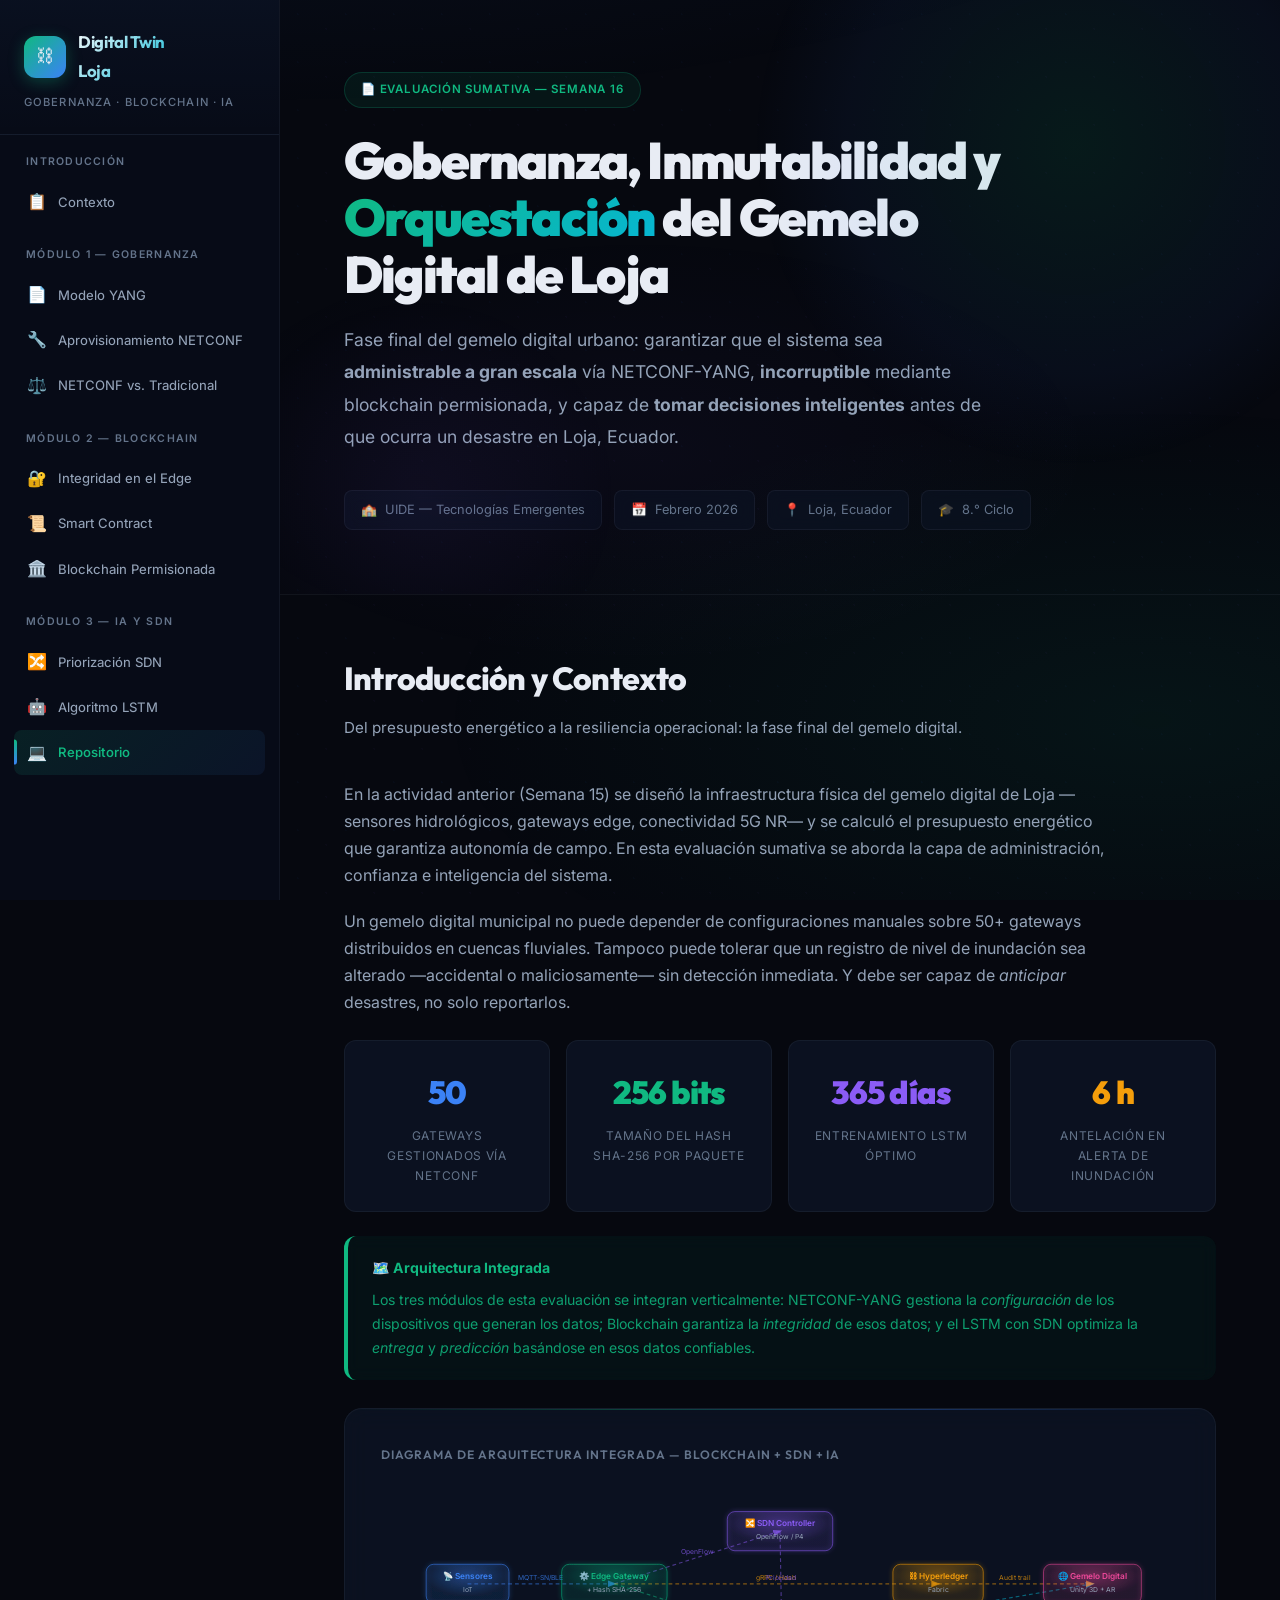
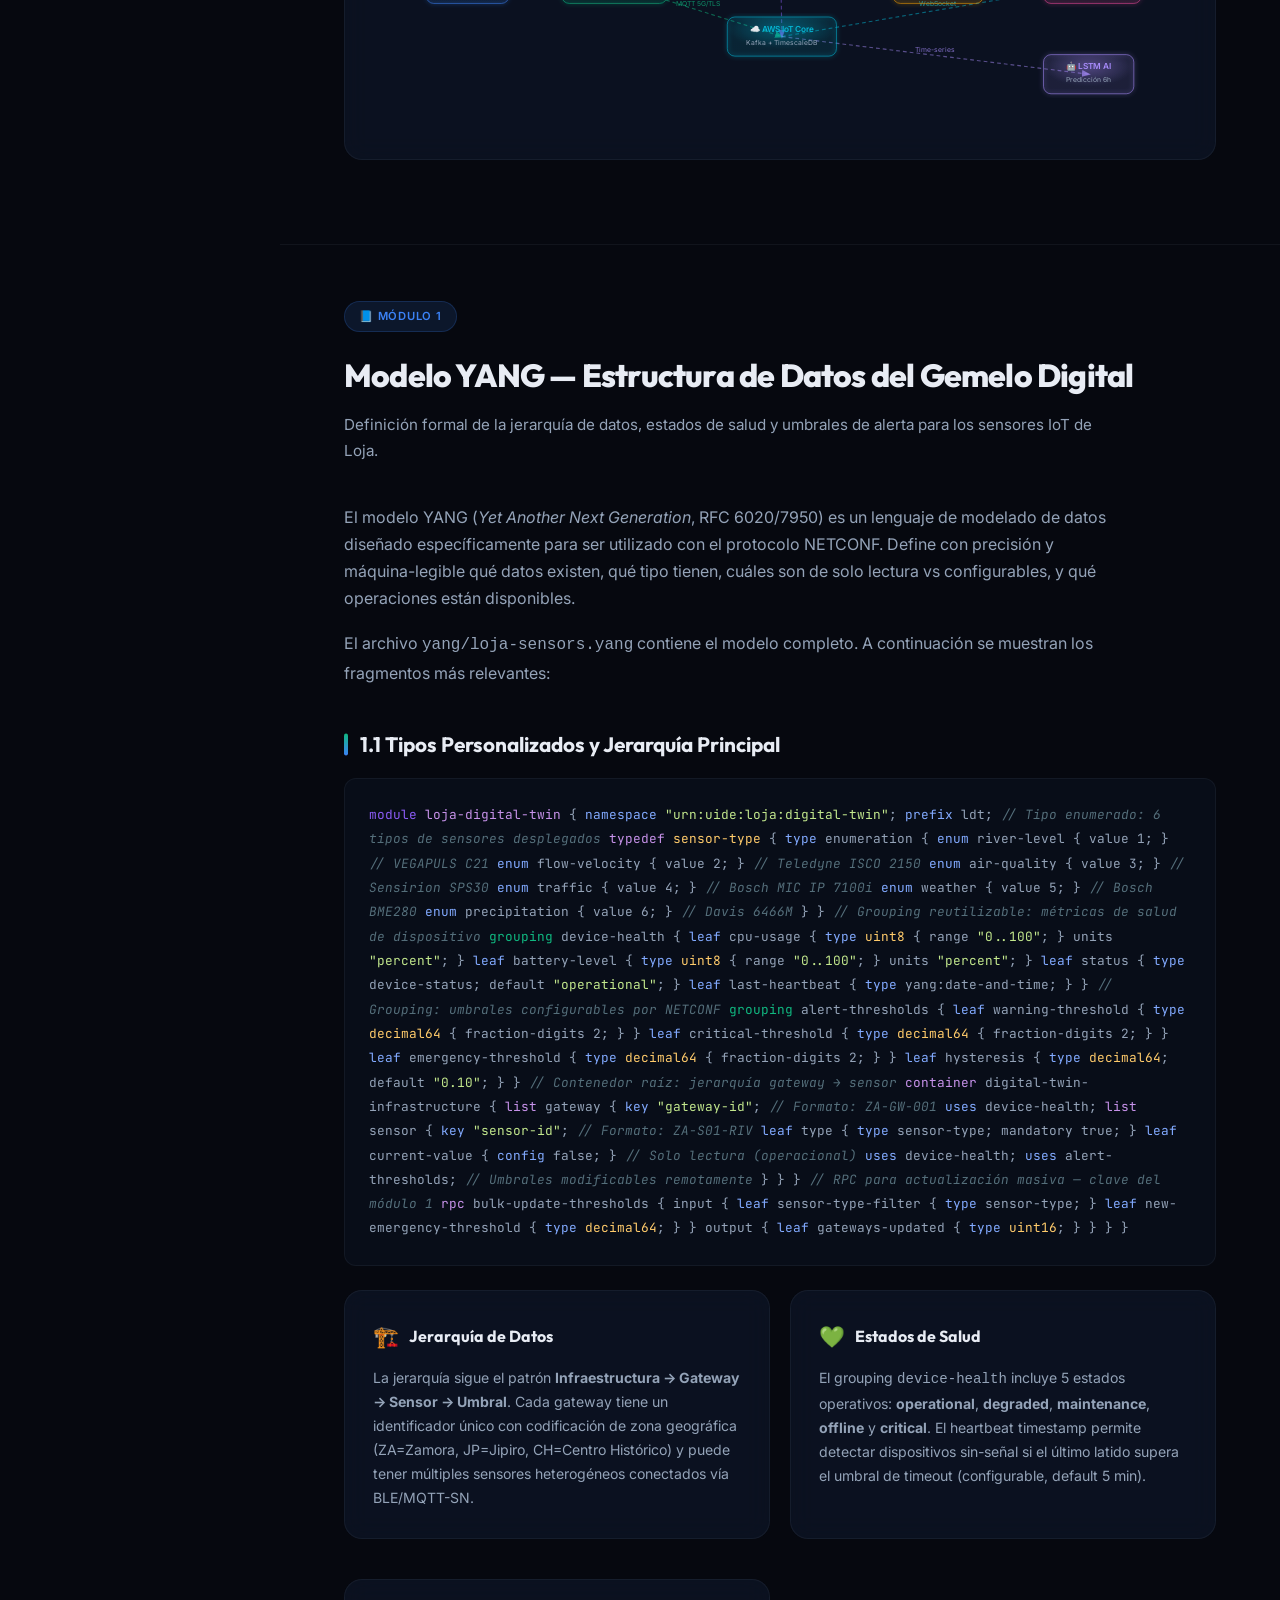
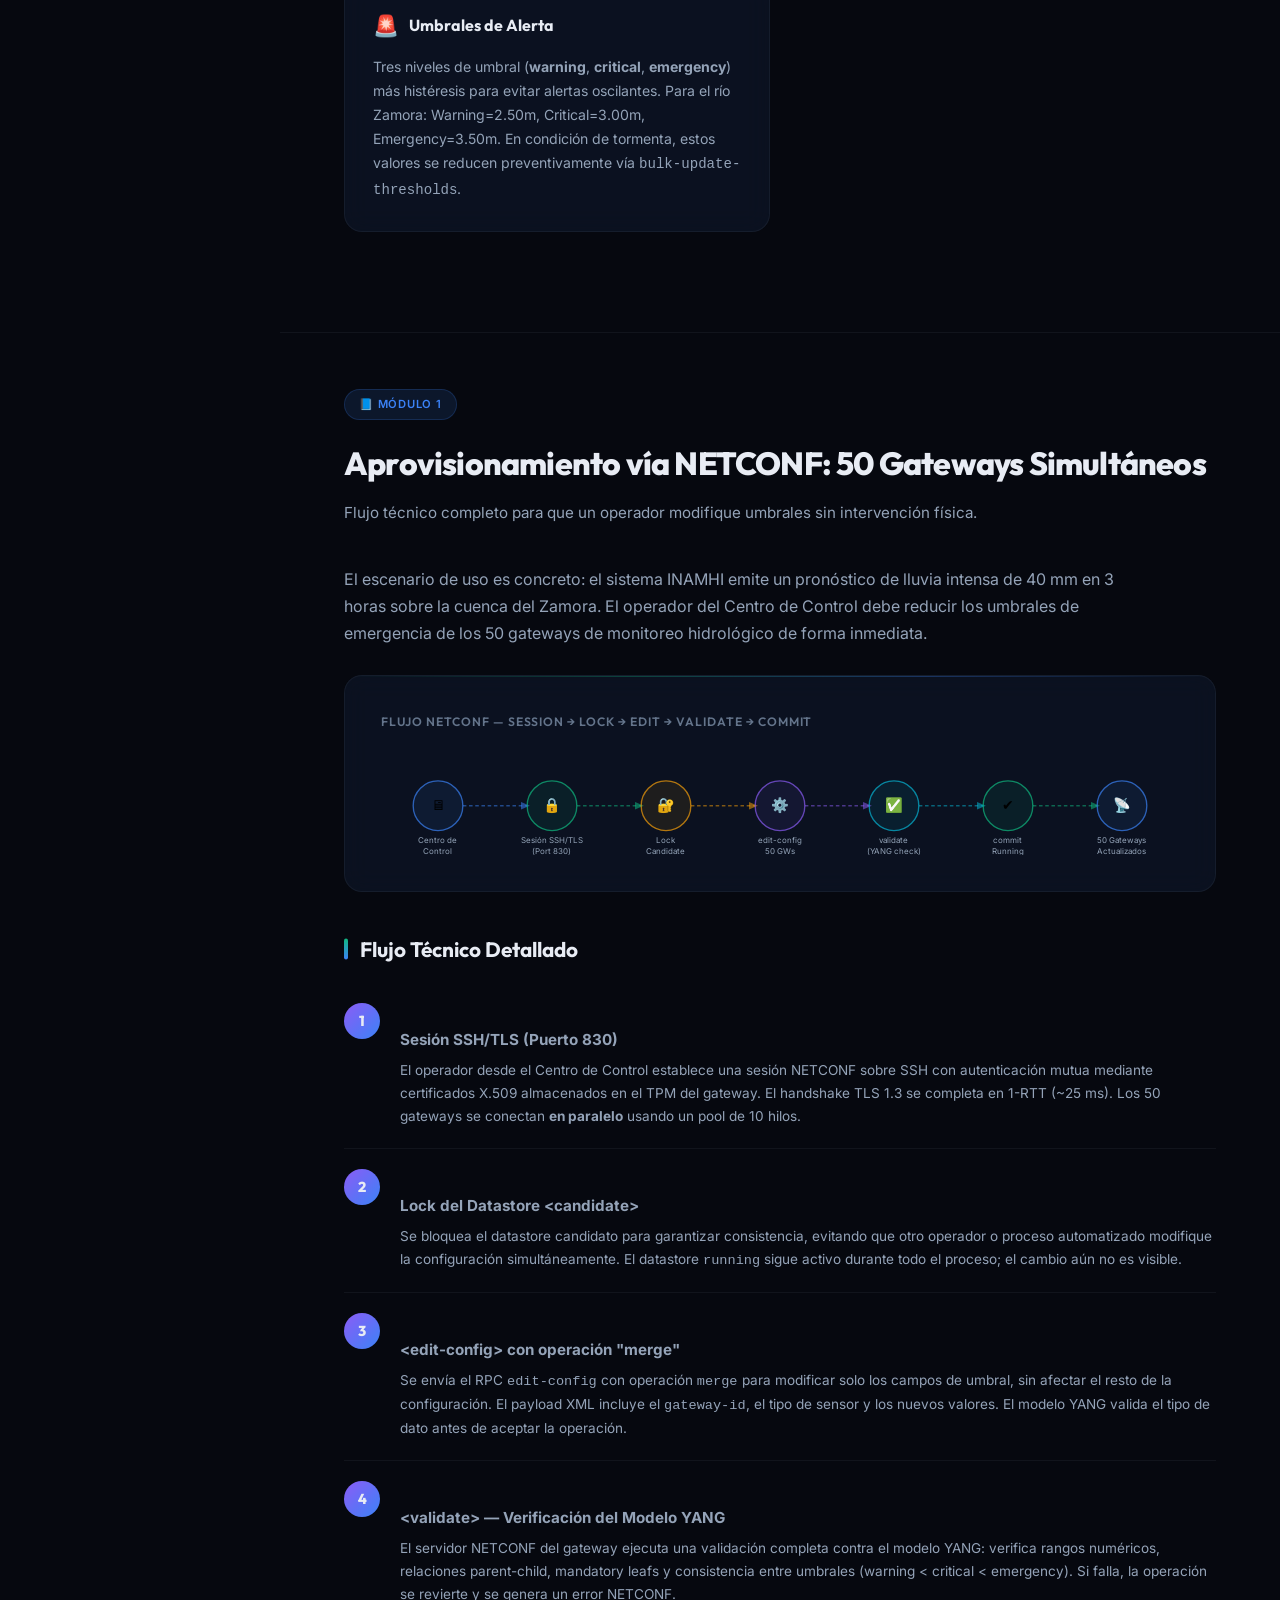
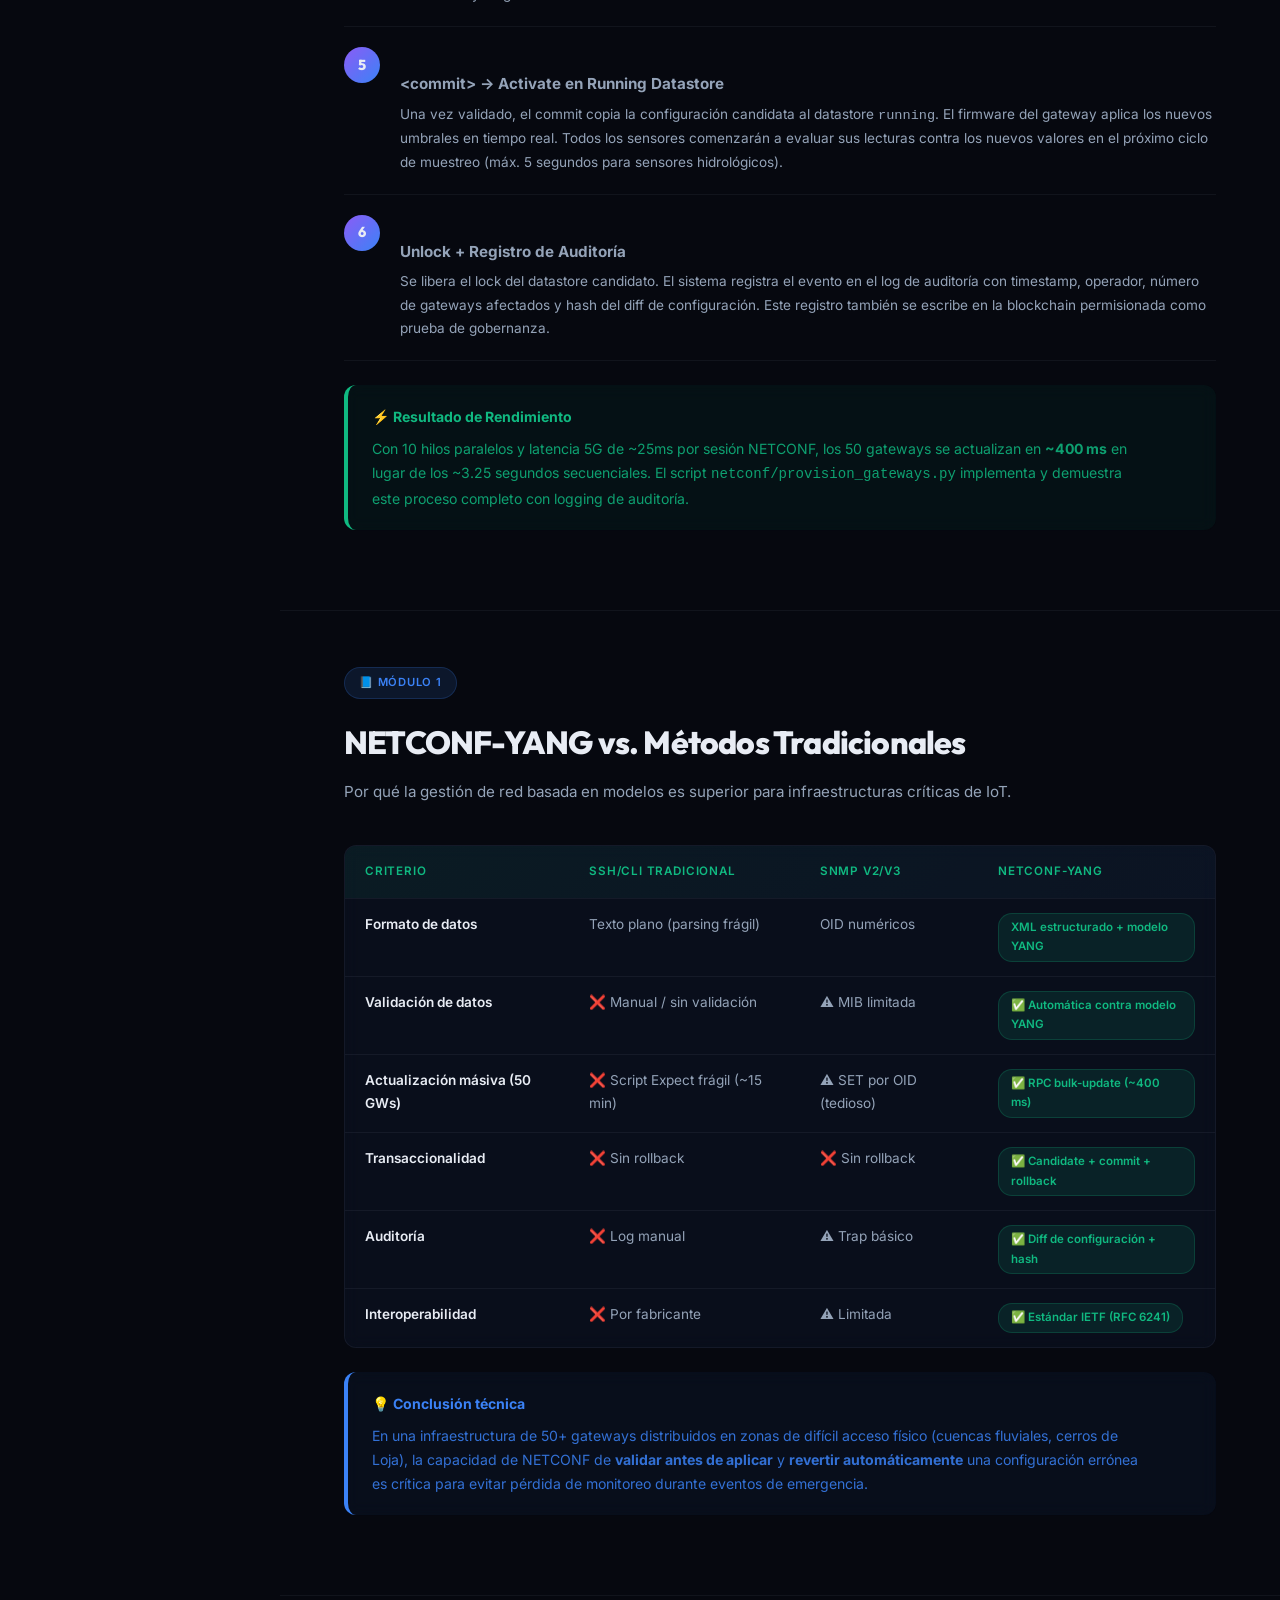
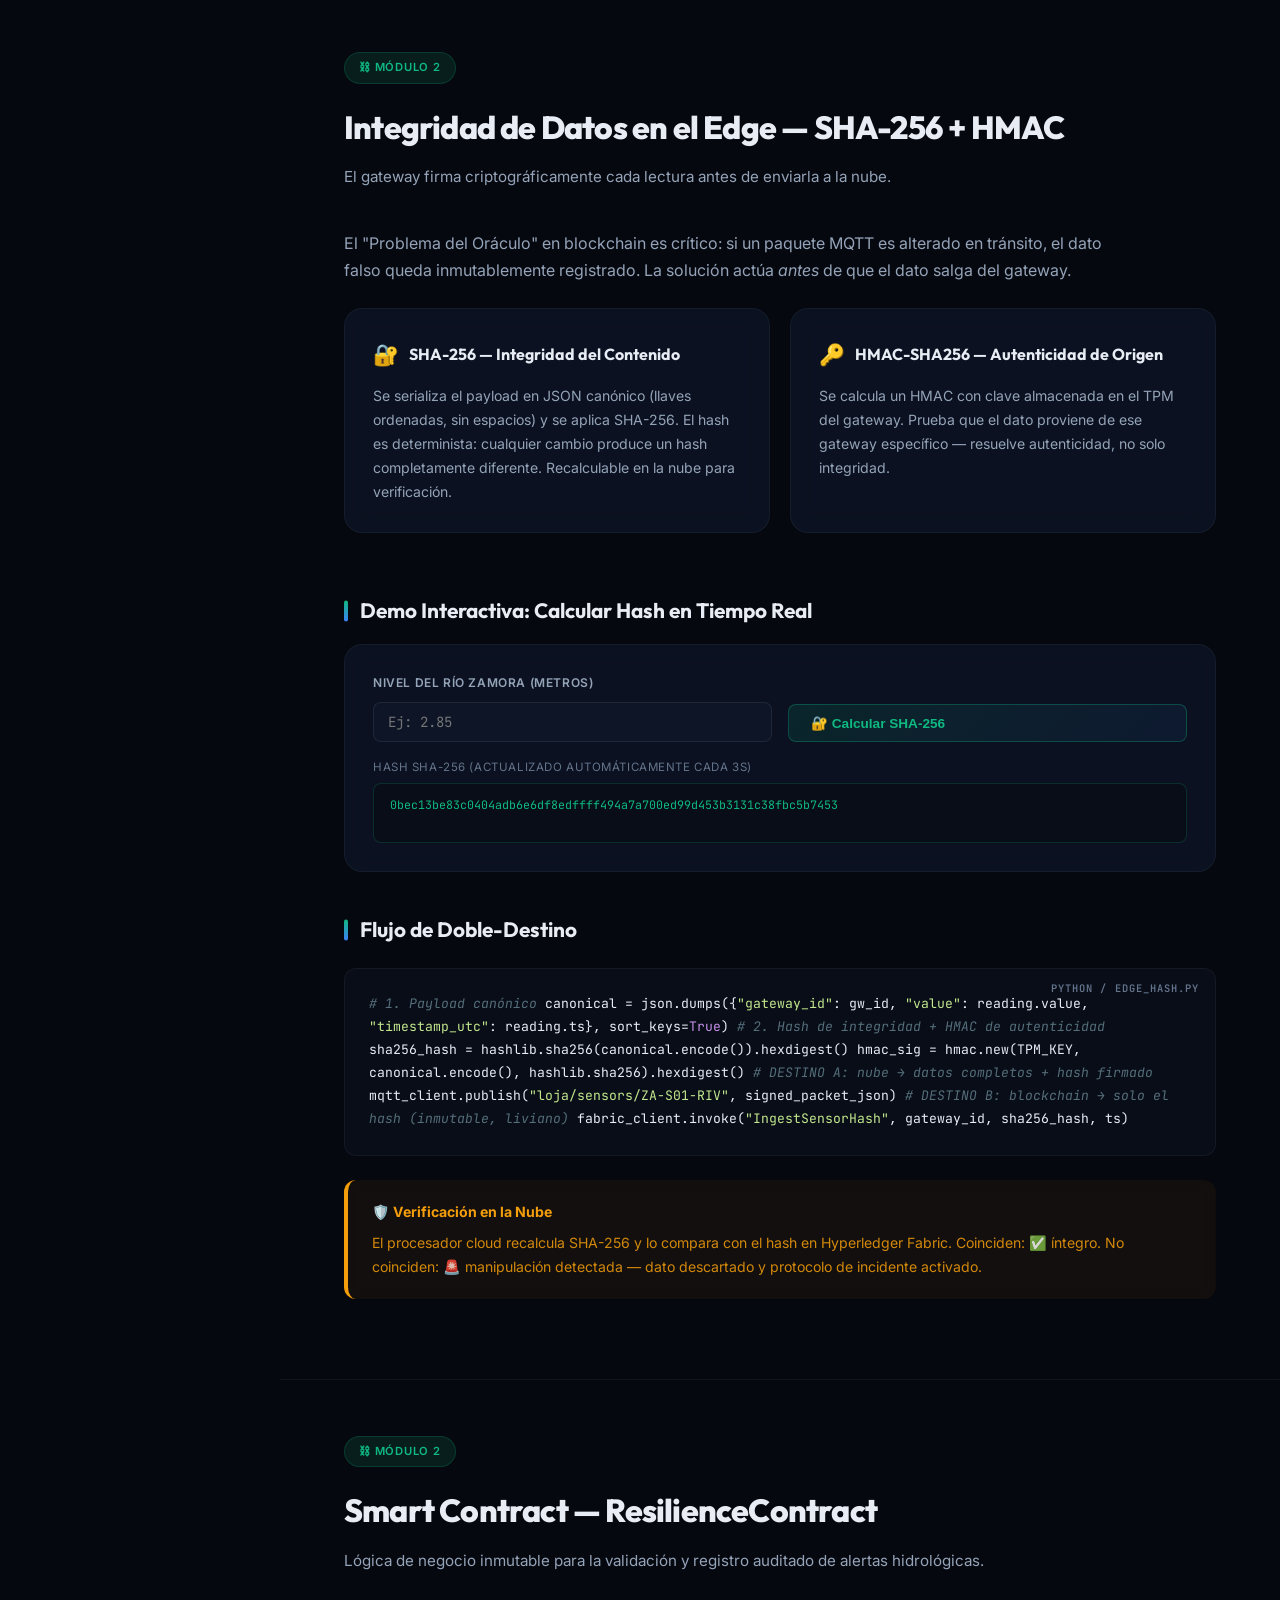
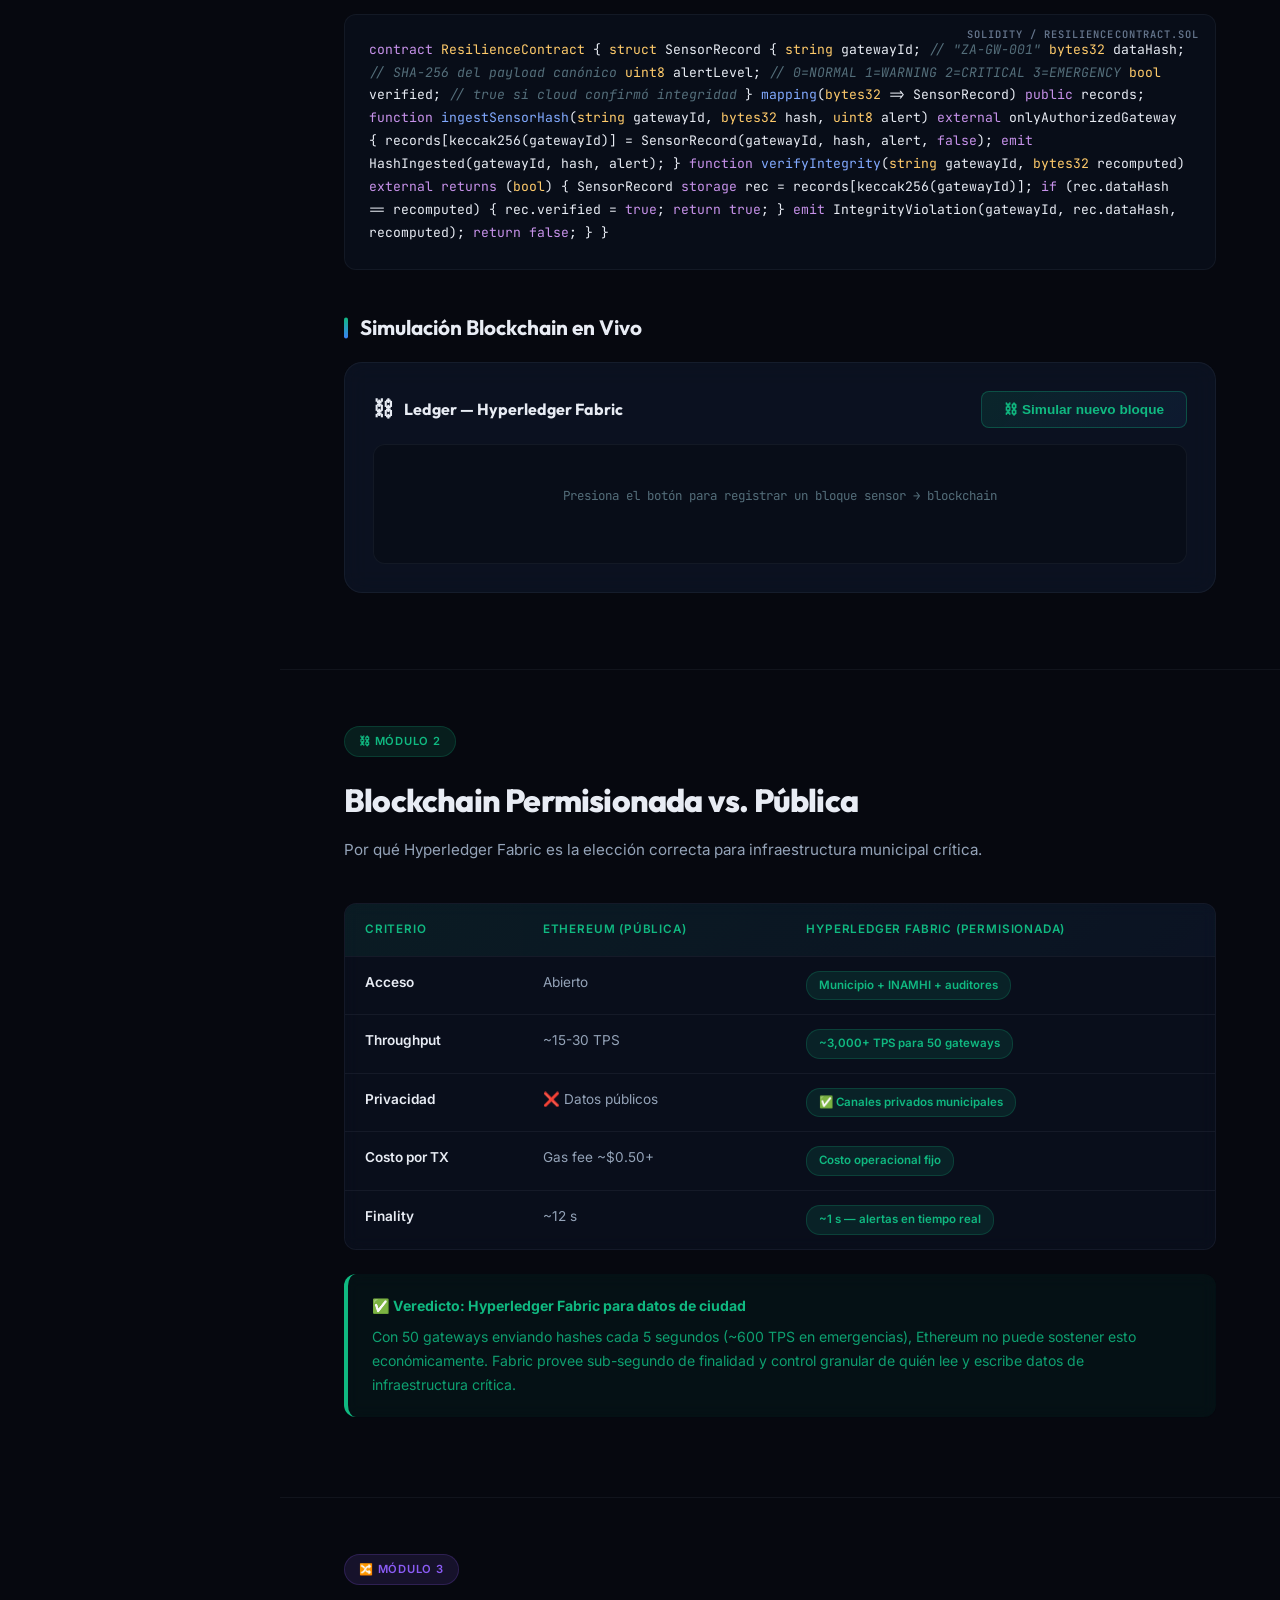
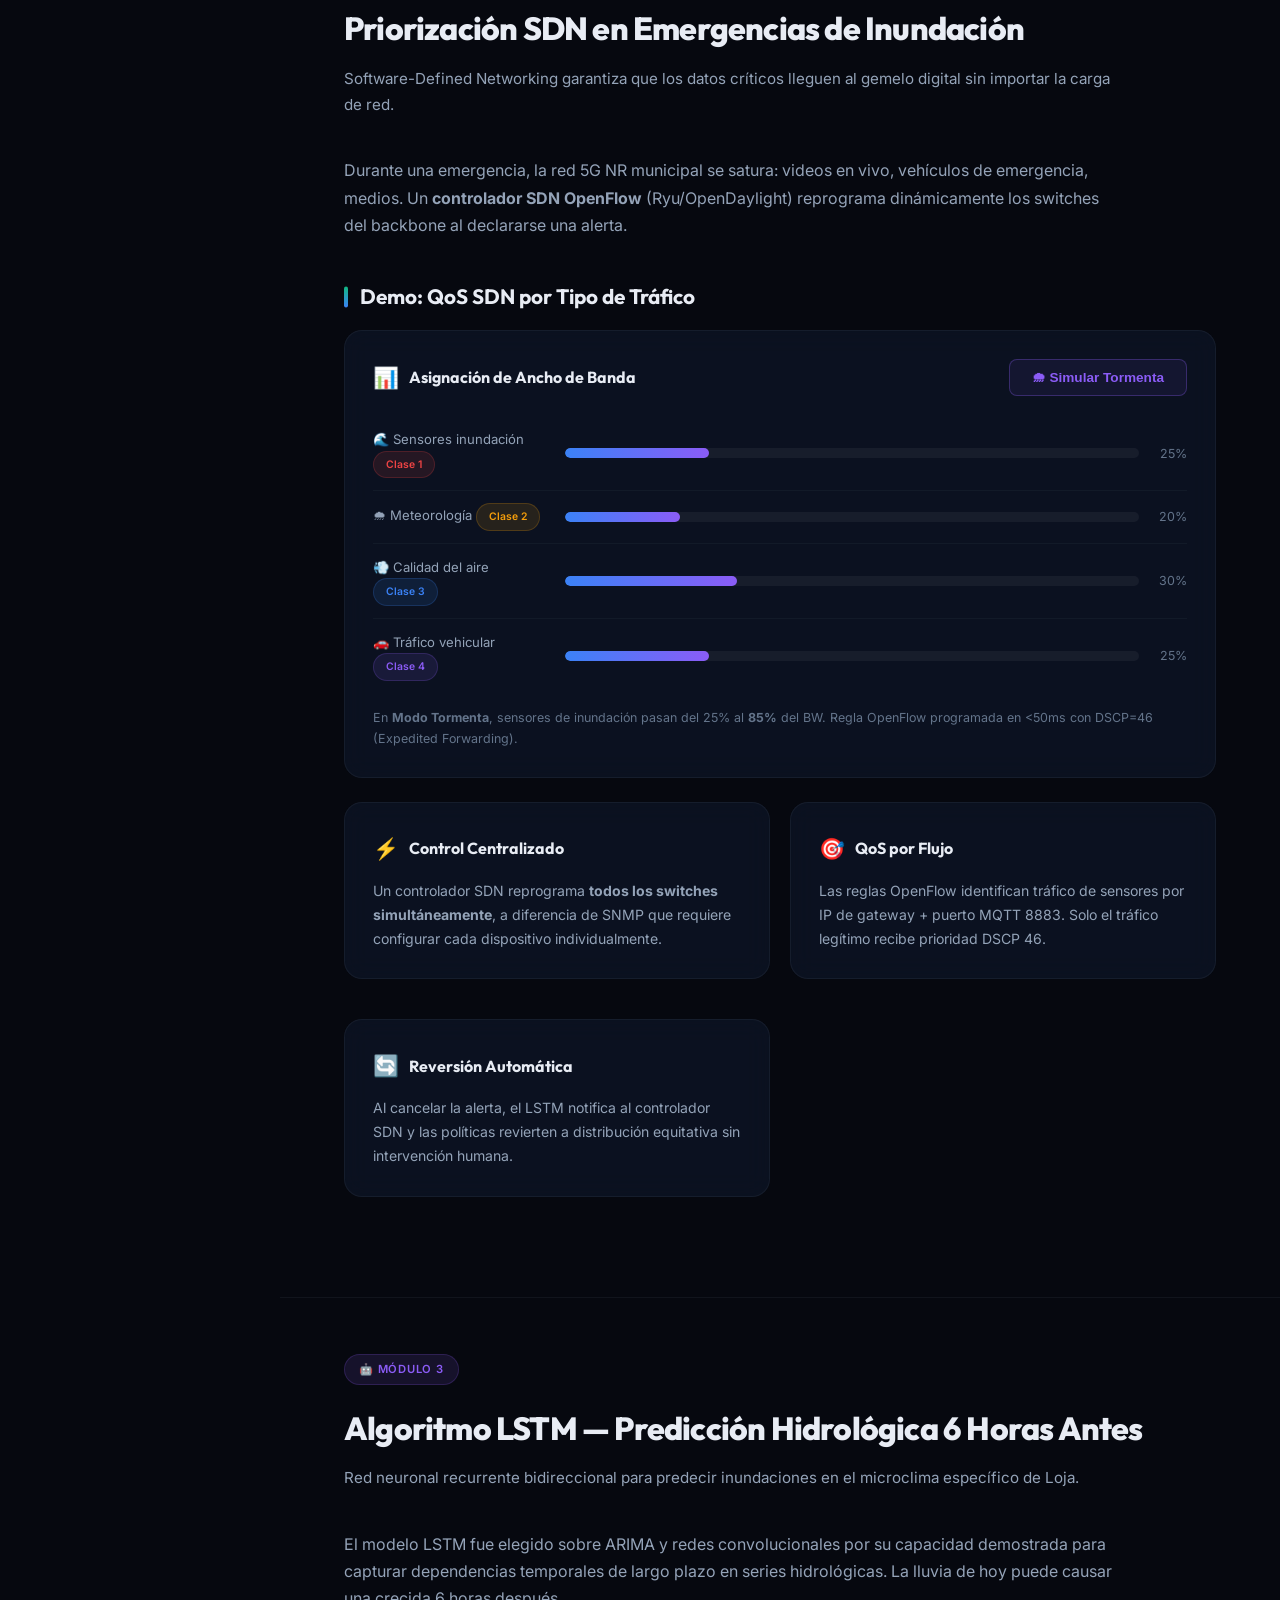
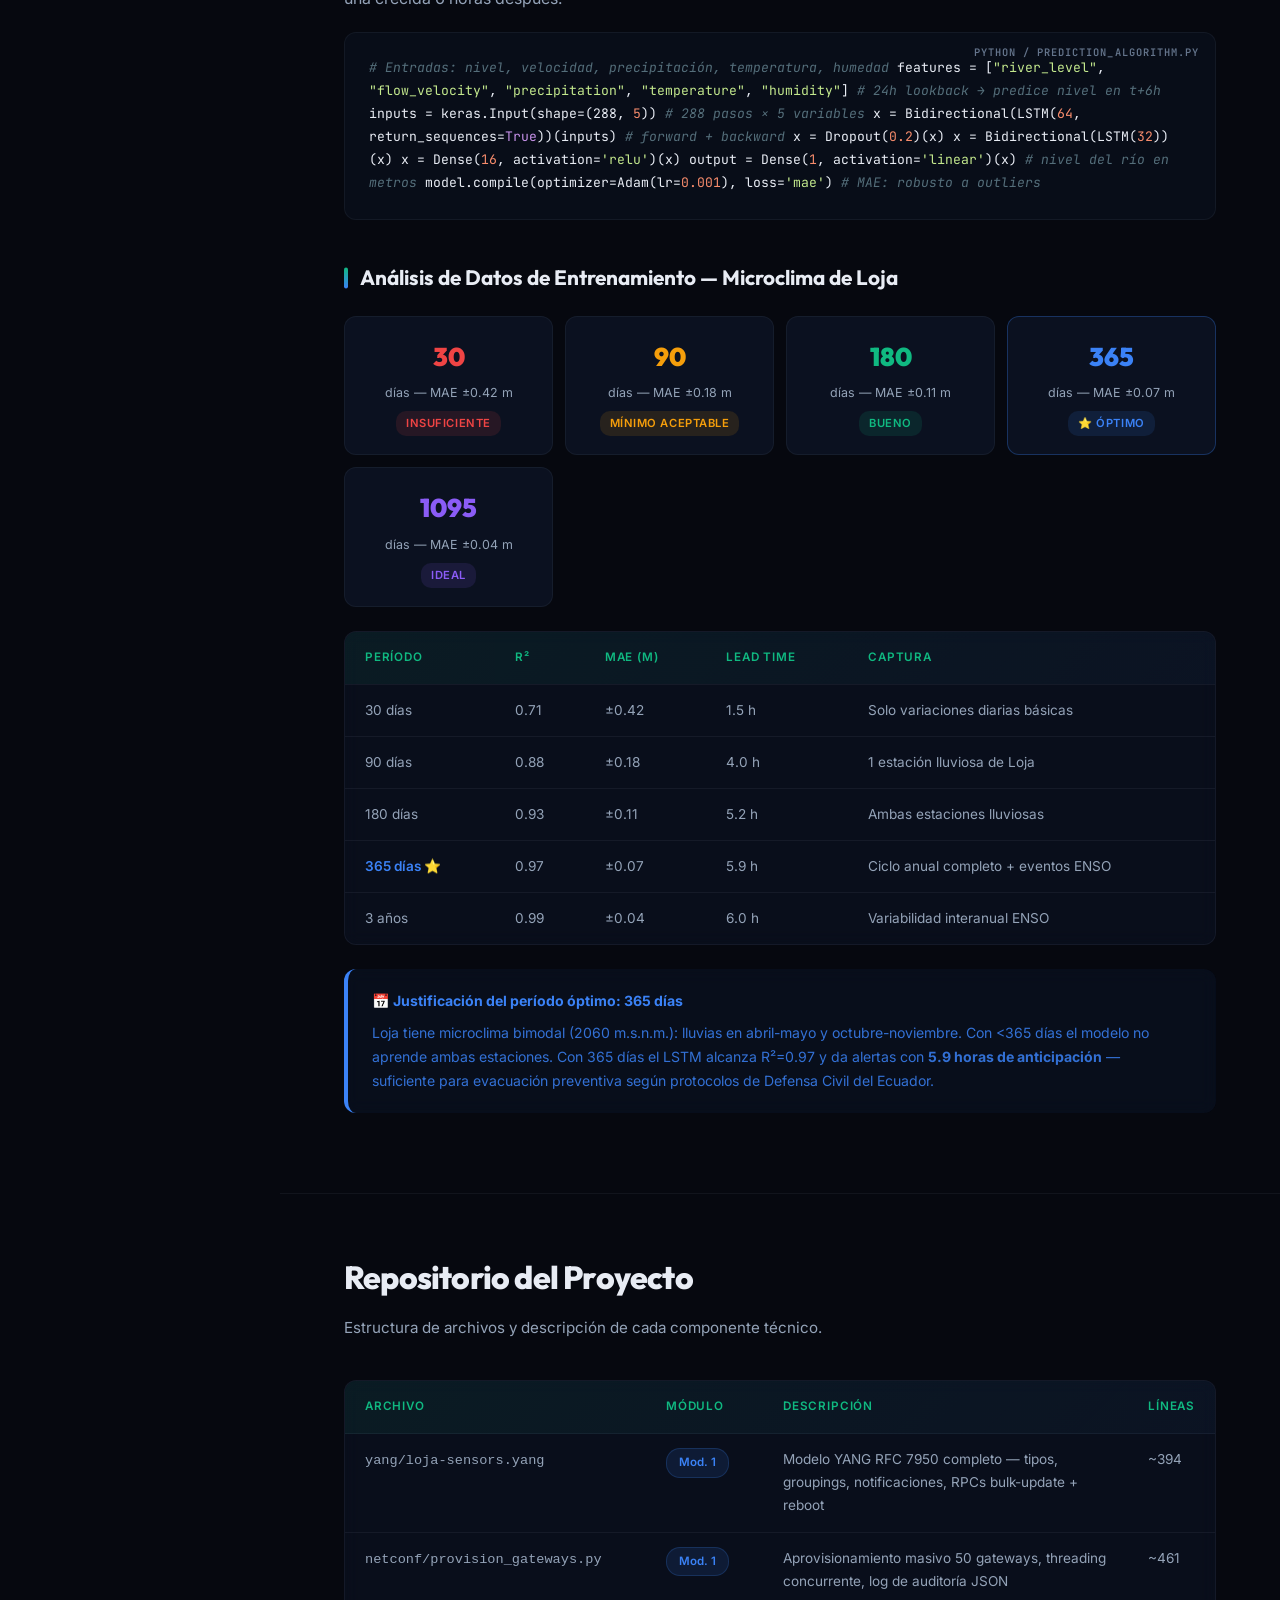
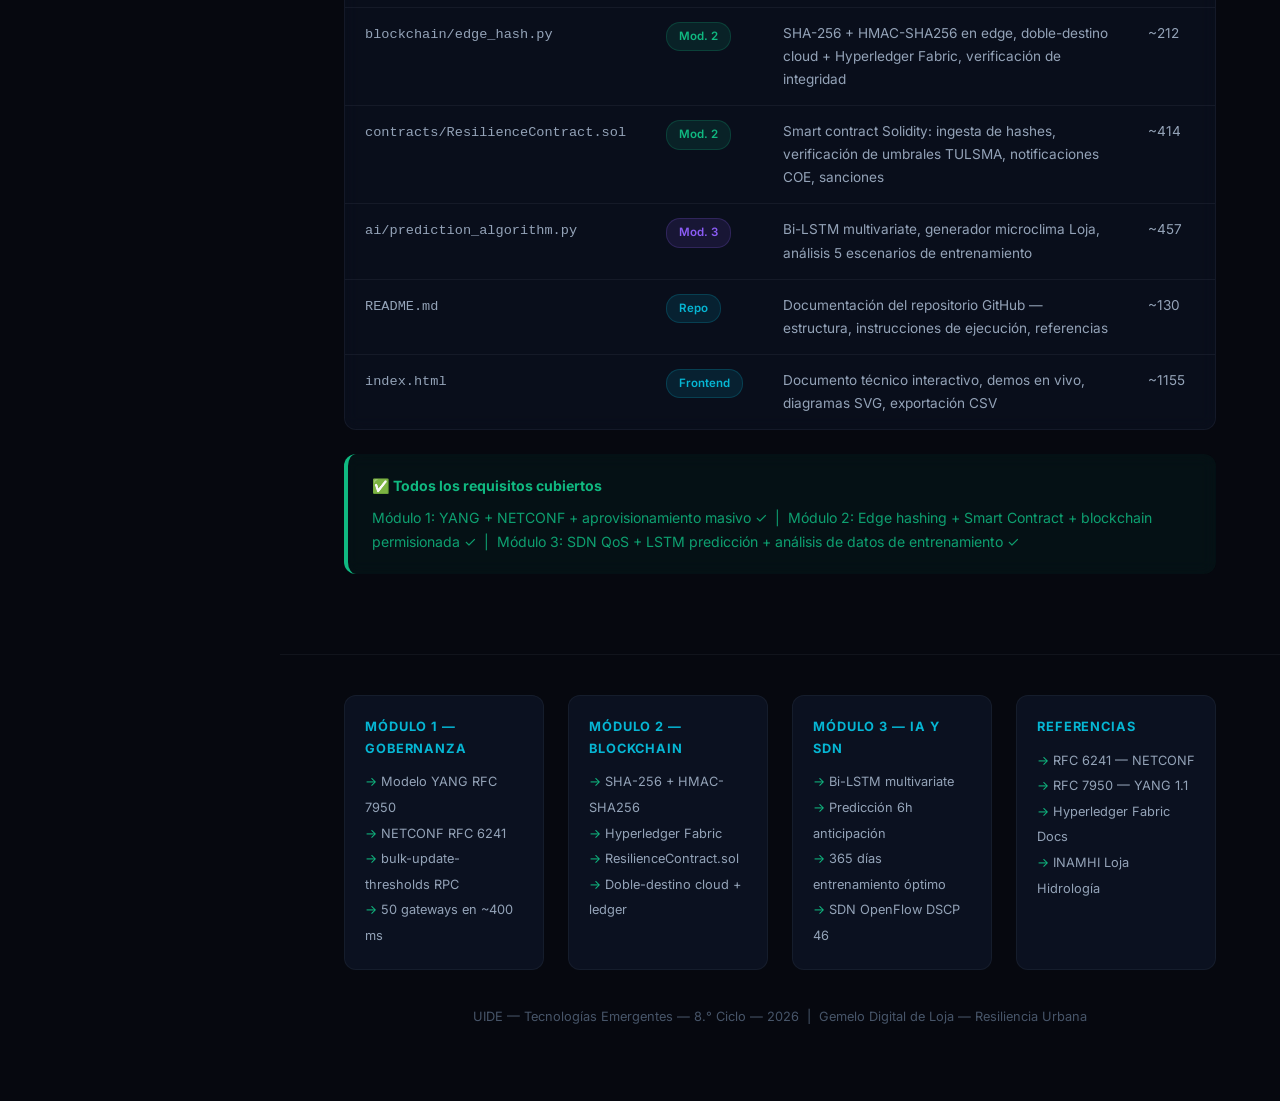
<file: semana16actividad2/index.html>
<!DOCTYPE html>
<html lang="es">

<head>
    <meta charset="UTF-8">
    <meta name="viewport" content="width=device-width, initial-scale=1.0">
    <title>Gobernanza, Inmutabilidad y Orquestación — Gemelo Digital Loja</title>
    <meta name="description"
        content="Evaluación sumativa: gobernanza NETCONF-YANG, inmutabilidad blockchain e inteligencia artificial SDN para el gemelo digital de Loja, Ecuador.">
    <meta name="author" content="UIDE — Tecnologías Emergentes — 8.° Ciclo">
    <meta name="theme-color" content="#06080f">
    <link rel="icon"
        href="data:image/svg+xml,<svg xmlns=%22http://www.w3.org/2000/svg%22 viewBox=%220 0 100 100%22><text y=%22.9em%22 font-size=%2290%22>⛓</text></svg>">
    <link rel="stylesheet" href="css/styles.css">
    <style>
        .yang-tree {
            font-family: 'JetBrains Mono', monospace;
            font-size: 0.8rem;
            line-height: 1.9;
            color: #94a3b8;
            background: #080d18;
            border: 1px solid rgba(148, 163, 184, 0.08);
            border-radius: 12px;
            padding: 24px;
            overflow-x: auto
        }

        .yt-mod {
            color: #8b5cf6
        }

        .yt-kw {
            color: #c792ea
        }

        .yt-str {
            color: #c3e88d
        }

        .yt-num {
            color: #f78c6c
        }

        .yt-cmt {
            color: #546e7a;
            font-style: italic
        }

        .yt-leaf {
            color: #82aaff
        }

        .yt-type {
            color: #ffcb6b
        }

        .yt-grouping {
            color: #10b981
        }

        .sdn-row {
            display: flex;
            align-items: center;
            gap: 12px;
            padding: 12px 0;
            border-bottom: 1px solid rgba(148, 163, 184, 0.06)
        }

        .sdn-row:last-child {
            border-bottom: none
        }

        .sdn-label {
            font-size: 0.82rem;
            color: #94a3b8;
            width: 180px;
            flex-shrink: 0
        }

        .sdn-track {
            flex: 1;
            height: 10px;
            background: rgba(255, 255, 255, 0.05);
            border-radius: 5px;
            overflow: hidden
        }

        .sdn-fill {
            height: 100%;
            border-radius: 5px;
            background: linear-gradient(90deg, #3b82f6, #8b5cf6);
            transition: width 0.8s cubic-bezier(0.22, 1, 0.36, 1)
        }

        .sdn-pct {
            font-size: 0.78rem;
            color: #64748b;
            width: 36px;
            text-align: right
        }

        .blockchain-log {
            background: #080d18;
            border: 1px solid rgba(148, 163, 184, 0.08);
            border-radius: 12px;
            padding: 20px;
            min-height: 120px;
            max-height: 260px;
            overflow-y: auto;
            font-family: 'JetBrains Mono', monospace;
            font-size: 0.78rem
        }

        .hash-demo {
            display: grid;
            grid-template-columns: 1fr 1fr;
            gap: 16px;
            align-items: end
        }

        .hash-input-group {
            display: flex;
            flex-direction: column;
            gap: 8px
        }

        .hash-input-group label {
            font-size: 0.75rem;
            font-weight: 600;
            color: #94a3b8;
            text-transform: uppercase;
            letter-spacing: .05em
        }

        .hash-input {
            width: 100%;
            padding: 10px 14px;
            background: rgba(15, 23, 42, 0.8);
            border: 1px solid rgba(148, 163, 184, 0.12);
            border-radius: 8px;
            color: #e8ecf4;
            font-family: 'JetBrains Mono', monospace;
            font-size: 0.88rem
        }

        .hash-input:focus {
            outline: none;
            border-color: rgba(16, 185, 129, 0.4)
        }

        .hash-output-box {
            background: #080d18;
            border: 1px solid rgba(16, 185, 129, 0.2);
            border-radius: 8px;
            padding: 12px 16px;
            font-family: 'JetBrains Mono', monospace;
            font-size: 0.73rem;
            color: #10b981;
            word-break: break-all;
            min-height: 60px
        }

        .btn-primary {
            display: inline-flex;
            align-items: center;
            gap: 8px;
            padding: 10px 22px;
            background: linear-gradient(135deg, rgba(16, 185, 129, 0.12), rgba(59, 130, 246, 0.08));
            border: 1px solid rgba(16, 185, 129, 0.3);
            border-radius: 8px;
            color: #10b981;
            font-size: 0.85rem;
            font-weight: 600;
            cursor: pointer;
            transition: all .18s ease
        }

        .btn-primary:hover {
            background: linear-gradient(135deg, rgba(16, 185, 129, 0.2), rgba(59, 130, 246, 0.15));
            transform: translateY(-1px)
        }

        .btn-sdn {
            display: inline-flex;
            align-items: center;
            gap: 8px;
            padding: 10px 22px;
            background: rgba(139, 92, 246, 0.08);
            border: 1px solid rgba(139, 92, 246, 0.3);
            border-radius: 8px;
            color: #8b5cf6;
            font-size: 0.85rem;
            font-weight: 600;
            cursor: pointer;
            transition: all .18s ease
        }

        .btn-sdn:hover {
            background: rgba(139, 92, 246, 0.15)
        }

        .training-grid {
            display: grid;
            grid-template-columns: repeat(auto-fit, minmax(180px, 1fr));
            gap: 12px;
            margin: 20px 0
        }

        .train-card {
            background: var(--bg-card);
            border: 1px solid var(--border-color);
            border-radius: 12px;
            padding: 18px;
            text-align: center
        }

        .train-days {
            font-family: 'Outfit', sans-serif;
            font-size: 1.6rem;
            font-weight: 900
        }

        .train-mae {
            font-size: 0.78rem;
            color: #94a3b8;
            margin-top: 4px
        }

        .train-verdict {
            font-size: 0.7rem;
            font-weight: 600;
            text-transform: uppercase;
            letter-spacing: .05em;
            margin-top: 8px;
            padding: 3px 10px;
            border-radius: 10px;
            display: inline-block
        }

        @keyframes fadeInUp {
            from {
                opacity: 0;
                transform: translateY(8px)
            }

            to {
                opacity: 1;
                transform: translateY(0)
            }
        }

        @keyframes hashReveal {
            from {
                opacity: 0;
                letter-spacing: -.02em
            }

            to {
                opacity: 1;
                letter-spacing: normal
            }
        }
    </style>
</head>

<body>

    <button class="sidebar-toggle" aria-label="Abrir menú">☰</button>

    <!-- ══════════ SIDEBAR ══════════ -->
    <aside class="sidebar">
        <div class="sidebar-header">
            <div class="sidebar-logo">
                <div class="logo-icon">⛓</div>
                <h2>Digital Twin<br>Loja</h2>
            </div>
            <div class="sidebar-subtitle">Gobernanza · Blockchain · IA</div>
        </div>
        <nav class="sidebar-nav">
            <div class="nav-group">
                <div class="nav-group-title">Introducción</div>
                <a href="#intro" class="nav-link active" data-section="intro"><span class="nav-icon">📋</span>
                    Contexto</a>
            </div>
            <div class="nav-group">
                <div class="nav-group-title">Módulo 1 — Gobernanza</div>
                <a href="#yang" class="nav-link" data-section="yang"><span class="nav-icon">📄</span> Modelo YANG</a>
                <a href="#netconf" class="nav-link" data-section="netconf"><span class="nav-icon">🔧</span>
                    Aprovisionamiento NETCONF</a>
                <a href="#netconf-vs" class="nav-link" data-section="netconf-vs"><span class="nav-icon">⚖️</span>
                    NETCONF vs. Tradicional</a>
            </div>
            <div class="nav-group">
                <div class="nav-group-title">Módulo 2 — Blockchain</div>
                <a href="#edge-hash" class="nav-link" data-section="edge-hash"><span class="nav-icon">🔐</span>
                    Integridad en el Edge</a>
                <a href="#smart-contract" class="nav-link" data-section="smart-contract"><span
                        class="nav-icon">📜</span> Smart Contract</a>
                <a href="#permissioned" class="nav-link" data-section="permissioned"><span class="nav-icon">🏛️</span>
                    Blockchain Permisionada</a>
            </div>
            <div class="nav-group">
                <div class="nav-group-title">Módulo 3 — IA y SDN</div>
                <a href="#sdn" class="nav-link" data-section="sdn"><span class="nav-icon">🔀</span> Priorización SDN</a>
                <a href="#lstm" class="nav-link" data-section="lstm"><span class="nav-icon">🤖</span> Algoritmo LSTM</a>
                <a href="#repositorio" class="nav-link" data-section="repositorio"><span class="nav-icon">💻</span>
                    Repositorio</a>
            </div>
        </nav>
    </aside>

    <!-- ══════════ MAIN CONTENT ══════════ -->
    <main class="main-content">

        <!-- HERO -->
        <header class="hero">
            <div class="hero-badge">📄 Evaluación Sumativa — Semana 16</div>
            <h1>Gobernanza, Inmutabilidad y<br><span class="gradient-text">Orquestación</span> del Gemelo Digital de
                Loja</h1>
            <p class="hero-description">
                Fase final del gemelo digital urbano: garantizar que el sistema sea <strong>administrable a gran
                    escala</strong>
                vía NETCONF-YANG, <strong>incorruptible</strong> mediante blockchain permisionada, y capaz de
                <strong>tomar decisiones inteligentes</strong> antes de que ocurra un desastre en Loja, Ecuador.
            </p>
            <div class="hero-meta">
                <div class="hero-meta-item"><span class="meta-icon">🏫</span> UIDE — Tecnologías Emergentes</div>
                <div class="hero-meta-item"><span class="meta-icon">📅</span> Febrero 2026</div>
                <div class="hero-meta-item"><span class="meta-icon">📍</span> Loja, Ecuador</div>
                <div class="hero-meta-item"><span class="meta-icon">🎓</span> 8.° Ciclo</div>
            </div>
        </header>

        <!-- INTRO -->
        <section id="intro" class="section">
            <div class="section-header">
                <h2>Introducción y Contexto</h2>
                <p class="section-description">Del presupuesto energético a la resiliencia operacional: la fase final
                    del gemelo digital.</p>
            </div>
            <p>En la actividad anterior (Semana 15) se diseñó la infraestructura física del gemelo digital de Loja
                —sensores hidrológicos, gateways edge, conectividad 5G NR— y se calculó el presupuesto energético que
                garantiza autonomía de campo. En esta evaluación sumativa se aborda la capa de administración, confianza
                e inteligencia del sistema.</p>
            <p>Un gemelo digital municipal no puede depender de configuraciones manuales sobre 50+ gateways distribuidos
                en cuencas fluviales. Tampoco puede tolerar que un registro de nivel de inundación sea alterado
                —accidental o maliciosamente— sin detección inmediata. Y debe ser capaz de <em>anticipar</em> desastres,
                no solo reportarlos.</p>
            <div class="stats-row">
                <div class="stat-card">
                    <div class="stat-value" data-count="50" data-suffix="" style="color:var(--accent-blue)">0</div>
                    <div class="stat-label">Gateways gestionados vía NETCONF</div>
                </div>
                <div class="stat-card">
                    <div class="stat-value" data-count="256" data-suffix=" bits" style="color:var(--accent-green)">0
                    </div>
                    <div class="stat-label">Tamaño del hash SHA-256 por paquete</div>
                </div>
                <div class="stat-card">
                    <div class="stat-value" data-count="365" data-suffix=" días" style="color:var(--accent-purple)">0
                    </div>
                    <div class="stat-label">Entrenamiento LSTM óptimo</div>
                </div>
                <div class="stat-card">
                    <div class="stat-value" data-count="6" data-suffix=" h" style="color:var(--accent-amber)">0</div>
                    <div class="stat-label">Antelación en alerta de inundación</div>
                </div>
            </div>
            <div class="alert alert-success">
                <div class="alert-title">🗺️ Arquitectura Integrada</div>
                <p>Los tres módulos de esta evaluación se integran verticalmente: NETCONF-YANG gestiona la
                    <em>configuración</em> de los dispositivos que generan los datos; Blockchain garantiza la
                    <em>integridad</em> de esos datos; y el LSTM con SDN optimiza la <em>entrega</em> y
                    <em>predicción</em> basándose en esos datos confiables.
                </p>
            </div>

            <div class="diagram-container">
                <div class="diagram-title">Diagrama de Arquitectura Integrada — Blockchain + SDN + IA</div>
                <div id="arch-blockchain-diagram"></div>
            </div>
        </section>

        <!-- ════ MÓDULO 1: YANG ════ -->
        <section id="yang" class="section">
            <div class="section-header">
                <span class="module-tag mod-1">📘 Módulo 1</span>
                <h2>Modelo YANG — Estructura de Datos del Gemelo Digital</h2>
                <p class="section-description">Definición formal de la jerarquía de datos, estados de salud y umbrales
                    de alerta para los sensores IoT de Loja.</p>
            </div>
            <p>El modelo YANG (<em>Yet Another Next Generation</em>, RFC 6020/7950) es un lenguaje de modelado de datos
                diseñado específicamente para ser utilizado con el protocolo NETCONF. Define con precisión y
                máquina-legible qué datos existen, qué tipo tienen, cuáles son de solo lectura vs configurables, y qué
                operaciones están disponibles.</p>
            <p>El archivo <code>yang/loja-sensors.yang</code> contiene el modelo completo. A continuación se muestran
                los fragmentos más relevantes:</p>

            <h3>1.1 Tipos Personalizados y Jerarquía Principal</h3>
            <div class="yang-tree"><span class="yt-mod">module</span> <span class="yt-kw">loja-digital-twin</span> {
                <span class="yt-leaf">namespace</span> <span class="yt-str">"urn:uide:loja:digital-twin"</span>;
                <span class="yt-leaf">prefix</span> ldt;

                <span class="yt-cmt">// Tipo enumerado: 6 tipos de sensores desplegados</span>
                <span class="yt-kw">typedef</span> <span class="yt-type">sensor-type</span> {
                <span class="yt-leaf">type</span> enumeration {
                <span class="yt-leaf">enum</span> river-level { value 1; } <span class="yt-cmt">// VEGAPULS C21</span>
                <span class="yt-leaf">enum</span> flow-velocity { value 2; } <span class="yt-cmt">// Teledyne ISCO
                    2150</span>
                <span class="yt-leaf">enum</span> air-quality { value 3; } <span class="yt-cmt">// Sensirion
                    SPS30</span>
                <span class="yt-leaf">enum</span> traffic { value 4; } <span class="yt-cmt">// Bosch MIC IP 7100i</span>
                <span class="yt-leaf">enum</span> weather { value 5; } <span class="yt-cmt">// Bosch BME280</span>
                <span class="yt-leaf">enum</span> precipitation { value 6; } <span class="yt-cmt">// Davis 6466M</span>
                }
                }

                <span class="yt-cmt">// Grouping reutilizable: métricas de salud de dispositivo</span>
                <span class="yt-grouping">grouping</span> device-health {
                <span class="yt-leaf">leaf</span> cpu-usage { <span class="yt-leaf">type</span> <span
                    class="yt-type">uint8</span> { range <span class="yt-str">"0..100"</span>; } units <span
                    class="yt-str">"percent"</span>; }
                <span class="yt-leaf">leaf</span> battery-level { <span class="yt-leaf">type</span> <span
                    class="yt-type">uint8</span> { range <span class="yt-str">"0..100"</span>; } units <span
                    class="yt-str">"percent"</span>; }
                <span class="yt-leaf">leaf</span> status { <span class="yt-leaf">type</span> device-status; default
                <span class="yt-str">"operational"</span>; }
                <span class="yt-leaf">leaf</span> last-heartbeat { <span class="yt-leaf">type</span> yang:date-and-time;
                }
                }

                <span class="yt-cmt">// Grouping: umbrales configurables por NETCONF</span>
                <span class="yt-grouping">grouping</span> alert-thresholds {
                <span class="yt-leaf">leaf</span> warning-threshold { <span class="yt-leaf">type</span> <span
                    class="yt-type">decimal64</span> { fraction-digits 2; } }
                <span class="yt-leaf">leaf</span> critical-threshold { <span class="yt-leaf">type</span> <span
                    class="yt-type">decimal64</span> { fraction-digits 2; } }
                <span class="yt-leaf">leaf</span> emergency-threshold { <span class="yt-leaf">type</span> <span
                    class="yt-type">decimal64</span> { fraction-digits 2; } }
                <span class="yt-leaf">leaf</span> hysteresis { <span class="yt-leaf">type</span> <span
                    class="yt-type">decimal64</span>; default <span class="yt-str">"0.10"</span>; }
                }

                <span class="yt-cmt">// Contenedor raíz: jerarquía gateway → sensor</span>
                <span class="yt-kw">container</span> digital-twin-infrastructure {
                <span class="yt-kw">list</span> gateway {
                <span class="yt-leaf">key</span> <span class="yt-str">"gateway-id"</span>; <span class="yt-cmt">//
                    Formato: ZA-GW-001</span>
                <span class="yt-leaf">uses</span> device-health;
                <span class="yt-kw">list</span> sensor {
                <span class="yt-leaf">key</span> <span class="yt-str">"sensor-id"</span>; <span class="yt-cmt">//
                    Formato: ZA-S01-RIV</span>
                <span class="yt-leaf">leaf</span> type { <span class="yt-leaf">type</span> sensor-type; mandatory true;
                }
                <span class="yt-leaf">leaf</span> current-value { <span class="yt-leaf">config</span> false; } <span
                    class="yt-cmt">// Solo lectura (operacional)</span>
                <span class="yt-leaf">uses</span> device-health;
                <span class="yt-leaf">uses</span> alert-thresholds; <span class="yt-cmt">// Umbrales modificables
                    remotamente</span>
                }
                }
                }

                <span class="yt-cmt">// RPC para actualización masiva — clave del módulo 1</span>
                <span class="yt-kw">rpc</span> bulk-update-thresholds {
                input {
                <span class="yt-leaf">leaf</span> sensor-type-filter { <span class="yt-leaf">type</span> sensor-type; }
                <span class="yt-leaf">leaf</span> new-emergency-threshold { <span class="yt-leaf">type</span> <span
                    class="yt-type">decimal64</span>; }
                }
                output {
                <span class="yt-leaf">leaf</span> gateways-updated { <span class="yt-leaf">type</span> <span
                    class="yt-type">uint16</span>; }
                }
                }
                }
            </div>

            <div class="card-grid">
                <div class="card">
                    <div class="card-title"><span class="card-icon">🏗️</span> Jerarquía de Datos</div>
                    <div class="card-body">La jerarquía sigue el patrón <strong>Infraestructura → Gateway → Sensor →
                            Umbral</strong>. Cada gateway tiene un identificador único con codificación de zona
                        geográfica (ZA=Zamora, JP=Jipiro, CH=Centro Histórico) y puede tener múltiples sensores
                        heterogéneos conectados vía BLE/MQTT-SN.</div>
                </div>
                <div class="card">
                    <div class="card-title"><span class="card-icon">💚</span> Estados de Salud</div>
                    <div class="card-body">El grouping <code>device-health</code> incluye 5 estados operativos:
                        <strong>operational</strong>, <strong>degraded</strong>, <strong>maintenance</strong>,
                        <strong>offline</strong> y <strong>critical</strong>. El heartbeat timestamp permite detectar
                        dispositivos sin-señal si el último latido supera el umbral de timeout (configurable, default 5
                        min).
                    </div>
                </div>
                <div class="card">
                    <div class="card-title"><span class="card-icon">🚨</span> Umbrales de Alerta</div>
                    <div class="card-body">Tres niveles de umbral (<strong>warning</strong>, <strong>critical</strong>,
                        <strong>emergency</strong>) más histéresis para evitar alertas oscilantes. Para el río Zamora:
                        Warning=2.50m, Critical=3.00m, Emergency=3.50m. En condición de tormenta, estos valores se
                        reducen preventivamente vía <code>bulk-update-thresholds</code>.
                    </div>
                </div>
            </div>
        </section>

        <!-- ════ NETCONF FLOW ════ -->
        <section id="netconf" class="section">
            <div class="section-header">
                <span class="module-tag mod-1">📘 Módulo 1</span>
                <h2>Aprovisionamiento vía NETCONF: 50 Gateways Simultáneos</h2>
                <p class="section-description">Flujo técnico completo para que un operador modifique umbrales sin
                    intervención física.</p>
            </div>
            <p>El escenario de uso es concreto: el sistema INAMHI emite un pronóstico de lluvia intensa de 40 mm en 3
                horas sobre la cuenca del Zamora. El operador del Centro de Control debe reducir los umbrales de
                emergencia de los 50 gateways de monitoreo hidrológico de forma inmediata.</p>

            <div class="diagram-container">
                <div class="diagram-title">Flujo NETCONF — Session → Lock → Edit → Validate → Commit</div>
                <div id="netconf-diagram"></div>
            </div>

            <h3>Flujo Técnico Detallado</h3>
            <div class="flow-step">
                <div class="flow-number">1</div>
                <div class="flow-content">
                    <h4>Sesión SSH/TLS (Puerto 830)</h4>
                    <p>El operador desde el Centro de Control establece una sesión NETCONF sobre SSH con autenticación
                        mutua mediante certificados X.509 almacenados en el TPM del gateway. El handshake TLS 1.3 se
                        completa en 1-RTT (~25 ms). Los 50 gateways se conectan <strong>en paralelo</strong> usando un
                        pool de 10 hilos.</p>
                </div>
            </div>
            <div class="flow-step">
                <div class="flow-number">2</div>
                <div class="flow-content">
                    <h4>Lock del Datastore &lt;candidate&gt;</h4>
                    <p>Se bloquea el datastore candidato para garantizar consistencia, evitando que otro operador o
                        proceso automatizado modifique la configuración simultáneamente. El datastore
                        <code>running</code> sigue activo durante todo el proceso; el cambio aún no es visible.
                    </p>
                </div>
            </div>
            <div class="flow-step">
                <div class="flow-number">3</div>
                <div class="flow-content">
                    <h4>&lt;edit-config&gt; con operación "merge"</h4>
                    <p>Se envía el RPC <code>edit-config</code> con operación <code>merge</code> para modificar solo los
                        campos de umbral, sin afectar el resto de la configuración. El payload XML incluye el
                        <code>gateway-id</code>, el tipo de sensor y los nuevos valores. El modelo YANG valida el tipo
                        de dato antes de aceptar la operación.
                    </p>
                </div>
            </div>
            <div class="flow-step">
                <div class="flow-number">4</div>
                <div class="flow-content">
                    <h4>&lt;validate&gt; — Verificación del Modelo YANG</h4>
                    <p>El servidor NETCONF del gateway ejecuta una validación completa contra el modelo YANG: verifica
                        rangos numéricos, relaciones parent-child, mandatory leafs y consistencia entre umbrales
                        (warning &lt; critical &lt; emergency). Si falla, la operación se revierte y se genera un error
                        NETCONF.</p>
                </div>
            </div>
            <div class="flow-step">
                <div class="flow-number">5</div>
                <div class="flow-content">
                    <h4>&lt;commit&gt; → Activate en Running Datastore</h4>
                    <p>Una vez validado, el commit copia la configuración candidata al datastore <code>running</code>.
                        El firmware del gateway aplica los nuevos umbrales en tiempo real. Todos los sensores comenzarán
                        a evaluar sus lecturas contra los nuevos valores en el próximo ciclo de muestreo (máx. 5
                        segundos para sensores hidrológicos).</p>
                </div>
            </div>
            <div class="flow-step">
                <div class="flow-number">6</div>
                <div class="flow-content">
                    <h4>Unlock + Registro de Auditoría</h4>
                    <p>Se libera el lock del datastore candidato. El sistema registra el evento en el log de auditoría
                        con timestamp, operador, número de gateways afectados y hash del diff de configuración. Este
                        registro también se escribe en la blockchain permisionada como prueba de gobernanza.</p>
                </div>
            </div>

            <div class="alert alert-success">
                <div class="alert-title">⚡ Resultado de Rendimiento</div>
                <p>Con 10 hilos paralelos y latencia 5G de ~25ms por sesión NETCONF, los 50 gateways se actualizan en
                    <strong>~400 ms</strong> en lugar de los ~3.25 segundos secuenciales. El script
                    <code>netconf/provision_gateways.py</code> implementa y demuestra este proceso completo con logging
                    de auditoría.
                </p>
            </div>
        </section>

        <!-- ════ NETCONF VS TRADICIONAL ════ -->
        <section id="netconf-vs" class="section">
            <div class="section-header">
                <span class="module-tag mod-1">📘 Módulo 1</span>
                <h2>NETCONF-YANG vs. Métodos Tradicionales</h2>
                <p class="section-description">Por qué la gestión de red basada en modelos es superior para
                    infraestructuras críticas de IoT.</p>
            </div>

            <div class="table-wrapper">
                <table>
                    <thead>
                        <tr>
                            <th>Criterio</th>
                            <th>SSH/CLI Tradicional</th>
                            <th>SNMP v2/v3</th>
                            <th>NETCONF-YANG</th>
                        </tr>
                    </thead>
                    <tbody>
                        <tr>
                            <td class="td-highlight">Formato de datos</td>
                            <td>Texto plano (parsing frágil)</td>
                            <td>OID numéricos</td>
                            <td><span class="badge badge-green">XML estructurado + modelo YANG</span></td>
                        </tr>
                        <tr>
                            <td class="td-highlight">Validación de datos</td>
                            <td>❌ Manual / sin validación</td>
                            <td>⚠ MIB limitada</td>
                            <td><span class="badge badge-green">✅ Automática contra modelo YANG</span></td>
                        </tr>
                        <tr>
                            <td class="td-highlight">Actualización másiva (50 GWs)</td>
                            <td>❌ Script Expect frágil (~15 min)</td>
                            <td>⚠ SET por OID (tedioso)</td>
                            <td><span class="badge badge-green">✅ RPC bulk-update (~400 ms)</span></td>
                        </tr>
                        <tr>
                            <td class="td-highlight">Transaccionalidad</td>
                            <td>❌ Sin rollback</td>
                            <td>❌ Sin rollback</td>
                            <td><span class="badge badge-green">✅ Candidate + commit + rollback</span></td>
                        </tr>
                        <tr>
                            <td class="td-highlight">Auditoría</td>
                            <td>❌ Log manual</td>
                            <td>⚠ Trap básico</td>
                            <td><span class="badge badge-green">✅ Diff de configuración + hash</span></td>
                        </tr>
                        <tr>
                            <td class="td-highlight">Interoperabilidad</td>
                            <td>❌ Por fabricante</td>
                            <td>⚠ Limitada</td>
                            <td><span class="badge badge-green">✅ Estándar IETF (RFC 6241)</span></td>
                        </tr>
                    </tbody>
                </table>
            </div>

            <div class="alert alert-info">
                <div class="alert-title">💡 Conclusión técnica</div>
                <p>En una infraestructura de 50+ gateways distribuidos en zonas de difícil acceso físico (cuencas
                    fluviales, cerros de Loja), la capacidad de NETCONF de <strong>validar antes de aplicar</strong> y
                    <strong>revertir automáticamente</strong> una configuración errónea es crítica para evitar pérdida
                    de monitoreo durante eventos de emergencia.
                </p>
            </div>
        </section>

        <!-- ════ MÓDULO 2: EDGE HASH ════ -->
        <section id="edge-hash" class="section">
            <div class="section-header">
                <span class="module-tag mod-2">⛓ Módulo 2</span>
                <h2>Integridad de Datos en el Edge — SHA-256 + HMAC</h2>
                <p class="section-description">El gateway firma criptográficamente cada lectura antes de enviarla a la
                    nube.</p>
            </div>
            <p>El "Problema del Oráculo" en blockchain es crítico: si un paquete MQTT es alterado en tránsito, el dato
                falso queda inmutablemente registrado. La solución actúa <em>antes</em> de que el dato salga del
                gateway.</p>
            <div class="card-grid">
                <div class="card">
                    <div class="card-title"><span class="card-icon">🔐</span> SHA-256 — Integridad del Contenido</div>
                    <div class="card-body">Se serializa el payload en JSON canónico (llaves ordenadas, sin espacios) y
                        se aplica SHA-256. El hash es determinista: cualquier cambio produce un hash completamente
                        diferente. Recalculable en la nube para verificación.</div>
                </div>
                <div class="card">
                    <div class="card-title"><span class="card-icon">🔑</span> HMAC-SHA256 — Autenticidad de Origen</div>
                    <div class="card-body">Se calcula un HMAC con clave almacenada en el TPM del gateway. Prueba que el
                        dato proviene de ese gateway específico — resuelve autenticidad, no solo integridad.</div>
                </div>
            </div>

            <h3>Demo Interactiva: Calcular Hash en Tiempo Real</h3>
            <div class="card">
                <div class="card-body" style="display:flex;flex-direction:column;gap:16px">
                    <div class="hash-demo">
                        <div class="hash-input-group">
                            <label>Nivel del río Zamora (metros)</label>
                            <input type="number" id="hash-input" class="hash-input" placeholder="Ej: 2.85" step="0.01"
                                min="0" max="6">
                        </div>
                        <button class="btn-primary" id="hash-btn">🔐 Calcular SHA-256</button>
                    </div>
                    <div>
                        <div
                            style="font-size:.72rem;color:#64748b;margin-bottom:6px;text-transform:uppercase;letter-spacing:.05em">
                            Hash SHA-256 (actualizado automáticamente cada 3s)</div>
                        <div class="hash-output-box" id="hash-output">Esperando lectura del sensor...</div>
                    </div>
                </div>
            </div>

            <h3>Flujo de Doble-Destino</h3>
            <div class="code-block"><span class="code-lang">Python / edge_hash.py</span>
                <span class="cmt"># 1. Payload canónico</span>
                canonical = json.dumps({<span class="str">"gateway_id"</span>: gw_id, <span class="str">"value"</span>:
                reading.value,
                <span class="str">"timestamp_utc"</span>: reading.ts}, sort_keys=<span class="kw">True</span>)
                <span class="cmt"># 2. Hash de integridad + HMAC de autenticidad</span>
                sha256_hash = hashlib.sha256(canonical.encode()).hexdigest()
                hmac_sig = hmac.new(TPM_KEY, canonical.encode(), hashlib.sha256).hexdigest()
                <span class="cmt"># DESTINO A: nube → datos completos + hash firmado</span>
                mqtt_client.publish(<span class="str">"loja/sensors/ZA-S01-RIV"</span>, signed_packet_json)
                <span class="cmt"># DESTINO B: blockchain → solo el hash (inmutable, liviano)</span>
                fabric_client.invoke(<span class="str">"IngestSensorHash"</span>, gateway_id, sha256_hash, ts)
            </div>

            <div class="alert alert-warning">
                <div class="alert-title">🛡️ Verificación en la Nube</div>
                <p>El procesador cloud recalcula SHA-256 y lo compara con el hash en Hyperledger Fabric. Coinciden: ✅
                    íntegro. No coinciden: 🚨 manipulación detectada — dato descartado y protocolo de incidente
                    activado.</p>
            </div>
        </section>

        <!-- ════ SMART CONTRACT ════ -->
        <section id="smart-contract" class="section">
            <div class="section-header">
                <span class="module-tag mod-2">⛓ Módulo 2</span>
                <h2>Smart Contract — ResilienceContract</h2>
                <p class="section-description">Lógica de negocio inmutable para la validación y registro auditado de
                    alertas hidrológicas.</p>
            </div>
            <div class="code-block"><span class="code-lang">Solidity / ResilienceContract.sol</span>
                <span class="kw">contract</span> <span class="type">ResilienceContract</span> {
                <span class="type">struct</span> SensorRecord {
                <span class="type">string</span> gatewayId; <span class="cmt">// "ZA-GW-001"</span>
                <span class="type">bytes32</span> dataHash; <span class="cmt">// SHA-256 del payload canónico</span>
                <span class="type">uint8</span> alertLevel; <span class="cmt">// 0=NORMAL 1=WARNING 2=CRITICAL
                    3=EMERGENCY</span>
                <span class="type">bool</span> verified; <span class="cmt">// true si cloud confirmó integridad</span>
                }
                <span class="fn">mapping</span>(<span class="type">bytes32</span> => SensorRecord) <span
                    class="kw">public</span> records;

                <span class="kw">function</span> <span class="fn">ingestSensorHash</span>(<span
                    class="type">string</span> gatewayId, <span class="type">bytes32</span> hash, <span
                    class="type">uint8</span> alert)
                <span class="kw">external</span> onlyAuthorizedGateway {
                records[keccak256(gatewayId)] = SensorRecord(gatewayId, hash, alert, <span class="kw">false</span>);
                <span class="kw">emit</span> HashIngested(gatewayId, hash, alert);
                }
                <span class="kw">function</span> <span class="fn">verifyIntegrity</span>(<span
                    class="type">string</span> gatewayId, <span class="type">bytes32</span> recomputed)
                <span class="kw">external returns</span> (<span class="type">bool</span>) {
                SensorRecord <span class="kw">storage</span> rec = records[keccak256(gatewayId)];
                <span class="kw">if</span> (rec.dataHash == recomputed) { rec.verified = <span class="kw">true</span>;
                <span class="kw">return true</span>; }
                <span class="kw">emit</span> IntegrityViolation(gatewayId, rec.dataHash, recomputed);
                <span class="kw">return false</span>;
                }
                }
            </div>

            <h3>Simulación Blockchain en Vivo</h3>
            <div class="card">
                <div style="display:flex;justify-content:space-between;align-items:center;margin-bottom:16px">
                    <div class="card-title" style="margin-bottom:0"><span class="card-icon">⛓</span> Ledger —
                        Hyperledger Fabric</div>
                    <button class="btn-primary" id="bc-demo-btn">⛓ Simular nuevo bloque</button>
                </div>
                <div class="blockchain-log" id="bc-log">
                    <div style="color:#546e7a;font-size:.78rem;text-align:center;padding:20px 0">Presiona el botón para
                        registrar un bloque sensor → blockchain</div>
                </div>
            </div>
        </section>

        <!-- ════ PERMISSIONED ════ -->
        <section id="permissioned" class="section">
            <div class="section-header">
                <span class="module-tag mod-2">⛓ Módulo 2</span>
                <h2>Blockchain Permisionada vs. Pública</h2>
                <p class="section-description">Por qué Hyperledger Fabric es la elección correcta para infraestructura
                    municipal crítica.</p>
            </div>
            <div class="table-wrapper">
                <table>
                    <thead>
                        <tr>
                            <th>Criterio</th>
                            <th>Ethereum (Pública)</th>
                            <th>Hyperledger Fabric (Permisionada)</th>
                        </tr>
                    </thead>
                    <tbody>
                        <tr>
                            <td class="td-highlight">Acceso</td>
                            <td>Abierto</td>
                            <td><span class="badge badge-green">Municipio + INAMHI + auditores</span></td>
                        </tr>
                        <tr>
                            <td class="td-highlight">Throughput</td>
                            <td>~15-30 TPS</td>
                            <td><span class="badge badge-green">~3,000+ TPS para 50 gateways</span></td>
                        </tr>
                        <tr>
                            <td class="td-highlight">Privacidad</td>
                            <td>❌ Datos públicos</td>
                            <td><span class="badge badge-green">✅ Canales privados municipales</span></td>
                        </tr>
                        <tr>
                            <td class="td-highlight">Costo por TX</td>
                            <td>Gas fee ~$0.50+</td>
                            <td><span class="badge badge-green">Costo operacional fijo</span></td>
                        </tr>
                        <tr>
                            <td class="td-highlight">Finality</td>
                            <td>~12 s</td>
                            <td><span class="badge badge-green">~1 s — alertas en tiempo real</span></td>
                        </tr>
                    </tbody>
                </table>
            </div>
            <div class="alert alert-success">
                <div class="alert-title">✅ Veredicto: Hyperledger Fabric para datos de ciudad</div>
                <p>Con 50 gateways enviando hashes cada 5 segundos (~600 TPS en emergencias), Ethereum no puede sostener
                    esto económicamente. Fabric provee sub-segundo de finalidad y control granular de quién lee y
                    escribe datos de infraestructura crítica.</p>
            </div>
        </section>

        <!-- ════ MÓDULO 3: SDN ════ -->
        <section id="sdn" class="section">
            <div class="section-header">
                <span class="module-tag mod-3">🔀 Módulo 3</span>
                <h2>Priorización SDN en Emergencias de Inundación</h2>
                <p class="section-description">Software-Defined Networking garantiza que los datos críticos lleguen al
                    gemelo digital sin importar la carga de red.</p>
            </div>
            <p>Durante una emergencia, la red 5G NR municipal se satura: videos en vivo, vehículos de emergencia,
                medios. Un <strong>controlador SDN OpenFlow</strong> (Ryu/OpenDaylight) reprograma dinámicamente los
                switches del backbone al declararse una alerta.</p>

            <h3>Demo: QoS SDN por Tipo de Tráfico</h3>
            <div class="card">
                <div style="display:flex;justify-content:space-between;align-items:center;margin-bottom:20px">
                    <div class="card-title" style="margin-bottom:0"><span class="card-icon">📊</span> Asignación de
                        Ancho de Banda</div>
                    <button class="btn-sdn" id="sdn-btn">🌧 Simular Tormenta</button>
                </div>
                <div>
                    <div class="sdn-row">
                        <div class="sdn-label">🌊 Sensores inundación <span class="badge badge-red"
                                style="font-size:.65rem">Clase 1</span></div>
                        <div class="sdn-track">
                            <div class="sdn-fill" data-type="flood" style="width:25%"></div>
                        </div>
                        <div class="sdn-pct">25%</div>
                    </div>
                    <div class="sdn-row">
                        <div class="sdn-label">🌧 Meteorología <span class="badge badge-amber"
                                style="font-size:.65rem">Clase 2</span></div>
                        <div class="sdn-track">
                            <div class="sdn-fill" data-type="rain" style="width:20%"></div>
                        </div>
                        <div class="sdn-pct">20%</div>
                    </div>
                    <div class="sdn-row">
                        <div class="sdn-label">💨 Calidad del aire <span class="badge badge-blue"
                                style="font-size:.65rem">Clase 3</span></div>
                        <div class="sdn-track">
                            <div class="sdn-fill" data-type="air" style="width:30%"></div>
                        </div>
                        <div class="sdn-pct">30%</div>
                    </div>
                    <div class="sdn-row">
                        <div class="sdn-label">🚗 Tráfico vehicular <span class="badge badge-purple"
                                style="font-size:.65rem">Clase 4</span></div>
                        <div class="sdn-track">
                            <div class="sdn-fill" data-type="traffic" style="width:25%"></div>
                        </div>
                        <div class="sdn-pct">25%</div>
                    </div>
                </div>
                <div style="margin-top:14px;font-size:.78rem;color:#64748b">En <strong>Modo Tormenta</strong>, sensores
                    de inundación pasan del 25% al <strong>85%</strong> del BW. Regla OpenFlow programada en &lt;50ms
                    con DSCP=46 (Expedited Forwarding).</div>
            </div>

            <div class="card-grid">
                <div class="card">
                    <div class="card-title"><span class="card-icon">⚡</span> Control Centralizado</div>
                    <div class="card-body">Un controlador SDN reprograma <strong>todos los switches
                            simultáneamente</strong>, a diferencia de SNMP que requiere configurar cada dispositivo
                        individualmente.</div>
                </div>
                <div class="card">
                    <div class="card-title"><span class="card-icon">🎯</span> QoS por Flujo</div>
                    <div class="card-body">Las reglas OpenFlow identifican tráfico de sensores por IP de gateway +
                        puerto MQTT 8883. Solo el tráfico legítimo recibe prioridad DSCP 46.</div>
                </div>
                <div class="card">
                    <div class="card-title"><span class="card-icon">🔄</span> Reversión Automática</div>
                    <div class="card-body">Al cancelar la alerta, el LSTM notifica al controlador SDN y las políticas
                        revierten a distribución equitativa sin intervención humana.</div>
                </div>
            </div>
        </section>

        <!-- ════ MÓDULO 3: LSTM ════ -->
        <section id="lstm" class="section">
            <div class="section-header">
                <span class="module-tag mod-3">🤖 Módulo 3</span>
                <h2>Algoritmo LSTM — Predicción Hidrológica 6 Horas Antes</h2>
                <p class="section-description">Red neuronal recurrente bidireccional para predecir inundaciones en el
                    microclima específico de Loja.</p>
            </div>
            <p>El modelo LSTM fue elegido sobre ARIMA y redes convolucionales por su capacidad demostrada para capturar
                dependencias temporales de largo plazo en series hidrológicas. La lluvia de hoy puede causar una crecida
                6 horas después.</p>

            <div class="code-block"><span class="code-lang">Python / prediction_algorithm.py</span>
                <span class="cmt"># Entradas: nivel, velocidad, precipitación, temperatura, humedad</span>
                features = [<span class="str">"river_level"</span>, <span class="str">"flow_velocity"</span>, <span
                    class="str">"precipitation"</span>, <span class="str">"temperature"</span>, <span
                    class="str">"humidity"</span>]
                <span class="cmt"># 24h lookback → predice nivel en t+6h</span>

                inputs = keras.Input(shape=(288, <span class="num">5</span>)) <span class="cmt"># 288 pasos × 5
                    variables</span>
                x = Bidirectional(LSTM(<span class="num">64</span>, return_sequences=<span
                    class="kw">True</span>))(inputs) <span class="cmt"># forward + backward</span>
                x = Dropout(<span class="num">0.2</span>)(x)
                x = Bidirectional(LSTM(<span class="num">32</span>))(x)
                x = Dense(<span class="num">16</span>, activation=<span class="str">'relu'</span>)(x)
                output = Dense(<span class="num">1</span>, activation=<span class="str">'linear'</span>)(x) <span
                    class="cmt"># nivel del río en metros</span>
                model.compile(optimizer=Adam(lr=<span class="num">0.001</span>), loss=<span class="str">'mae'</span>)
                <span class="cmt"># MAE: robusto a outliers</span>
            </div>

            <h3>Análisis de Datos de Entrenamiento — Microclima de Loja</h3>
            <div class="training-grid">
                <div class="train-card">
                    <div class="train-days" style="color:#ef4444">30</div>
                    <div class="train-mae">días — MAE ±0.42 m</div>
                    <div class="train-verdict" style="background:rgba(239,68,68,.12);color:#ef4444">Insuficiente</div>
                </div>
                <div class="train-card">
                    <div class="train-days" style="color:#f59e0b">90</div>
                    <div class="train-mae">días — MAE ±0.18 m</div>
                    <div class="train-verdict" style="background:rgba(245,158,11,.12);color:#f59e0b">Mínimo aceptable
                    </div>
                </div>
                <div class="train-card">
                    <div class="train-days" style="color:#10b981">180</div>
                    <div class="train-mae">días — MAE ±0.11 m</div>
                    <div class="train-verdict" style="background:rgba(16,185,129,.12);color:#10b981">Bueno</div>
                </div>
                <div class="train-card" style="border-color:rgba(59,130,246,.3)">
                    <div class="train-days" style="color:#3b82f6">365</div>
                    <div class="train-mae">días — MAE ±0.07 m</div>
                    <div class="train-verdict" style="background:rgba(59,130,246,.12);color:#3b82f6">⭐ Óptimo</div>
                </div>
                <div class="train-card">
                    <div class="train-days" style="color:#8b5cf6">1095</div>
                    <div class="train-mae">días — MAE ±0.04 m</div>
                    <div class="train-verdict" style="background:rgba(139,92,246,.12);color:#8b5cf6">Ideal</div>
                </div>
            </div>

            <div class="table-wrapper">
                <table>
                    <thead>
                        <tr>
                            <th>Período</th>
                            <th>R²</th>
                            <th>MAE (m)</th>
                            <th>Lead Time</th>
                            <th>Captura</th>
                        </tr>
                    </thead>
                    <tbody>
                        <tr>
                            <td>30 días</td>
                            <td>0.71</td>
                            <td>±0.42</td>
                            <td>1.5 h</td>
                            <td>Solo variaciones diarias básicas</td>
                        </tr>
                        <tr>
                            <td>90 días</td>
                            <td>0.88</td>
                            <td>±0.18</td>
                            <td>4.0 h</td>
                            <td>1 estación lluviosa de Loja</td>
                        </tr>
                        <tr>
                            <td>180 días</td>
                            <td>0.93</td>
                            <td>±0.11</td>
                            <td>5.2 h</td>
                            <td>Ambas estaciones lluviosas</td>
                        </tr>
                        <tr>
                            <td class="td-highlight" style="color:#3b82f6">365 días ⭐</td>
                            <td>0.97</td>
                            <td>±0.07</td>
                            <td>5.9 h</td>
                            <td>Ciclo anual completo + eventos ENSO</td>
                        </tr>
                        <tr>
                            <td>3 años</td>
                            <td>0.99</td>
                            <td>±0.04</td>
                            <td>6.0 h</td>
                            <td>Variabilidad interanual ENSO</td>
                        </tr>
                    </tbody>
                </table>
            </div>
            <div class="alert alert-info">
                <div class="alert-title">📅 Justificación del período óptimo: 365 días</div>
                <p>Loja tiene microclima bimodal (2060 m.s.n.m.): lluvias en abril-mayo y octubre-noviembre. Con &lt;365
                    días el modelo no aprende ambas estaciones. Con 365 días el LSTM alcanza R²=0.97 y da alertas con
                    <strong>5.9 horas de anticipación</strong> — suficiente para evacuación preventiva según protocolos
                    de Defensa Civil del Ecuador.</p>
            </div>
        </section>

        <!-- ════ REPOSITORIO ════ -->
        <section id="repositorio" class="section">
            <div class="section-header">
                <h2>Repositorio del Proyecto</h2>
                <p class="section-description">Estructura de archivos y descripción de cada componente técnico.</p>
            </div>
            <div class="table-wrapper">
                <table>
                    <thead>
                        <tr>
                            <th>Archivo</th>
                            <th>Módulo</th>
                            <th>Descripción</th>
                            <th>Líneas</th>
                        </tr>
                    </thead>
                    <tbody>
                        <tr>
                            <td><code>yang/loja-sensors.yang</code></td>
                            <td><span class="badge badge-blue">Mod. 1</span></td>
                            <td>Modelo YANG RFC 7950 completo — tipos, groupings, notificaciones, RPCs bulk-update + reboot</td>
                            <td>~394</td>
                        </tr>
                        <tr>
                            <td><code>netconf/provision_gateways.py</code></td>
                            <td><span class="badge badge-blue">Mod. 1</span></td>
                            <td>Aprovisionamiento masivo 50 gateways, threading concurrente, log de auditoría JSON</td>
                            <td>~461</td>
                        </tr>
                        <tr>
                            <td><code>blockchain/edge_hash.py</code></td>
                            <td><span class="badge badge-green">Mod. 2</span></td>
                            <td>SHA-256 + HMAC-SHA256 en edge, doble-destino cloud + Hyperledger Fabric, verificación de integridad</td>
                            <td>~212</td>
                        </tr>
                        <tr>
                            <td><code>contracts/ResilienceContract.sol</code></td>
                            <td><span class="badge badge-green">Mod. 2</span></td>
                            <td>Smart contract Solidity: ingesta de hashes, verificación de umbrales TULSMA, notificaciones COE, sanciones</td>
                            <td>~414</td>
                        </tr>
                        <tr>
                            <td><code>ai/prediction_algorithm.py</code></td>
                            <td><span class="badge badge-purple">Mod. 3</span></td>
                            <td>Bi-LSTM multivariate, generador microclima Loja, análisis 5 escenarios de entrenamiento</td>
                            <td>~457</td>
                        </tr>
                        <tr>
                            <td><code>README.md</code></td>
                            <td><span class="badge badge-cyan">Repo</span></td>
                            <td>Documentación del repositorio GitHub — estructura, instrucciones de ejecución, referencias</td>
                            <td>~130</td>
                        </tr>
                        <tr>
                            <td><code>index.html</code></td>
                            <td><span class="badge badge-cyan">Frontend</span></td>
                            <td>Documento técnico interactivo, demos en vivo, diagramas SVG, exportación CSV</td>
                            <td>~1155</td>
                        </tr>
                    </tbody>
                </table>
            </div>
            <div class="alert alert-success">
                <div class="alert-title">✅ Todos los requisitos cubiertos</div>
                <p>Módulo 1: YANG + NETCONF + aprovisionamiento masivo ✓ &nbsp;|&nbsp; Módulo 2: Edge hashing + Smart
                    Contract + blockchain permisionada ✓ &nbsp;|&nbsp; Módulo 3: SDN QoS + LSTM predicción + análisis de
                    datos de entrenamiento ✓</p>
            </div>
        </section>

        <!-- FOOTER -->
        <footer class="section-footer">
            <div class="footer-grid">
                <div class="footer-item">
                    <h5>Módulo 1 — Gobernanza</h5>
                    <ul>
                        <li>Modelo YANG RFC 7950</li>
                        <li>NETCONF RFC 6241</li>
                        <li>bulk-update-thresholds RPC</li>
                        <li>50 gateways en ~400 ms</li>
                    </ul>
                </div>
                <div class="footer-item">
                    <h5>Módulo 2 — Blockchain</h5>
                    <ul>
                        <li>SHA-256 + HMAC-SHA256</li>
                        <li>Hyperledger Fabric</li>
                        <li>ResilienceContract.sol</li>
                        <li>Doble-destino cloud + ledger</li>
                    </ul>
                </div>
                <div class="footer-item">
                    <h5>Módulo 3 — IA y SDN</h5>
                    <ul>
                        <li>Bi-LSTM multivariate</li>
                        <li>Predicción 6h anticipación</li>
                        <li>365 días entrenamiento óptimo</li>
                        <li>SDN OpenFlow DSCP 46</li>
                    </ul>
                </div>
                <div class="footer-item">
                    <h5>Referencias</h5>
                    <ul>
                        <li>RFC 6241 — NETCONF</li>
                        <li>RFC 7950 — YANG 1.1</li>
                        <li>Hyperledger Fabric Docs</li>
                        <li>INAMHI Loja Hidrología</li>
                    </ul>
                </div>
            </div>
            <div style="text-align:center;margin-top:36px;color:#475569;font-size:.8rem">
                UIDE — Tecnologías Emergentes — 8.° Ciclo — <span id="current-year"></span> &nbsp;|&nbsp; Gemelo Digital
                de Loja — Resiliencia Urbana
            </div>
        </footer>

    </main>

    <script src="js/main.js"></script>
</body>

</html>
</file>
<file: css/styles.css>
/* ===================================================
   Gemelo Digital — Gobernanza, Inmutabilidad y Orquestación — Loja
   Semana 16 Actividad 2 — Premium Design System
   Basado en el estilo de semana16actividad1
   =================================================== */

@import url('https://fonts.googleapis.com/css2?family=Inter:wght@300;400;500;600;700;800;900&family=JetBrains+Mono:wght@400;500;600&family=Outfit:wght@300;400;500;600;700;800;900&display=swap');

/* ── CSS Variables ── */
:root {
    --bg-primary: #06080f;
    --bg-secondary: #0c1221;
    --bg-card: rgba(15, 23, 42, 0.65);
    --bg-card-hover: rgba(22, 33, 56, 0.8);
    --bg-code: #080d18;
    --bg-glass: rgba(15, 23, 42, 0.45);

    --text-primary: #e8ecf4;
    --text-secondary: #94a3b8;
    --text-muted: #64748b;

    --accent-blue: #3b82f6;
    --accent-cyan: #06b6d4;
    --accent-green: #10b981;
    --accent-amber: #f59e0b;
    --accent-red: #ef4444;
    --accent-purple: #8b5cf6;
    --accent-pink: #ec4899;

    --mod1-color: #3b82f6;
    --mod1-glow: rgba(59, 130, 246, 0.12);
    --mod2-color: #10b981;
    --mod2-glow: rgba(16, 185, 129, 0.12);
    --mod3-color: #8b5cf6;
    --mod3-glow: rgba(139, 92, 246, 0.12);

    --border-color: rgba(148, 163, 184, 0.08);
    --border-active: rgba(148, 163, 184, 0.18);

    --radius-sm: 8px;
    --radius-md: 12px;
    --radius-lg: 18px;
    --radius-xl: 28px;

    --shadow-sm: 0 1px 3px rgba(0, 0, 0, 0.3);
    --shadow-md: 0 4px 24px rgba(0, 0, 0, 0.35);
    --shadow-lg: 0 12px 48px rgba(0, 0, 0, 0.45);

    --transition-fast: 0.18s cubic-bezier(0.4, 0, 0.2, 1);
    --transition-normal: 0.35s cubic-bezier(0.4, 0, 0.2, 1);
    --transition-slow: 0.55s cubic-bezier(0.22, 1, 0.36, 1);
    --nav-width: 280px;
}

/* ── Reset ── */
*,
*::before,
*::after {
    box-sizing: border-box;
    margin: 0;
    padding: 0;
}

html {
    scroll-behavior: smooth;
    font-size: 16px;
    -webkit-font-smoothing: antialiased;
}

body {
    font-family: 'Inter', -apple-system, BlinkMacSystemFont, sans-serif;
    background: var(--bg-primary);
    color: var(--text-primary);
    line-height: 1.7;
    overflow-x: hidden;
}

/* ── Animated Background ── */
body::before {
    content: '';
    position: fixed;
    inset: 0;
    background:
        radial-gradient(ellipse 120% 60% at 20% -30%, rgba(59, 130, 246, 0.09), transparent 70%),
        radial-gradient(ellipse 80% 50% at 90% 80%, rgba(16, 185, 129, 0.07), transparent 70%),
        radial-gradient(ellipse 60% 40% at 50% 50%, rgba(139, 92, 246, 0.04), transparent 60%);
    pointer-events: none;
    z-index: 0;
    animation: bgShift 20s ease-in-out infinite alternate;
}

body::after {
    content: '';
    position: fixed;
    inset: 0;
    background-image:
        radial-gradient(circle at 20% 30%, rgba(59, 130, 246, 0.03) 1px, transparent 1px),
        radial-gradient(circle at 80% 60%, rgba(139, 92, 246, 0.03) 1px, transparent 1px);
    background-size: 48px 48px;
    pointer-events: none;
    z-index: 0;
}

@keyframes bgShift {
    0% {
        background: radial-gradient(ellipse 120% 60% at 20% -30%, rgba(59, 130, 246, 0.09), transparent 70%), radial-gradient(ellipse 80% 50% at 90% 80%, rgba(16, 185, 129, 0.07), transparent 70%), radial-gradient(ellipse 60% 40% at 50% 50%, rgba(139, 92, 246, 0.04), transparent 60%);
    }

    100% {
        background: radial-gradient(ellipse 120% 60% at 80% -20%, rgba(139, 92, 246, 0.09), transparent 70%), radial-gradient(ellipse 80% 50% at 10% 90%, rgba(59, 130, 246, 0.07), transparent 70%), radial-gradient(ellipse 60% 40% at 50% 30%, rgba(16, 185, 129, 0.04), transparent 60%);
    }
}

/* ── Sidebar ── */
.sidebar {
    position: fixed;
    left: 0;
    top: 0;
    width: var(--nav-width);
    height: 100vh;
    background: rgba(8, 12, 24, 0.92);
    backdrop-filter: blur(24px) saturate(1.4);
    -webkit-backdrop-filter: blur(24px) saturate(1.4);
    border-right: 1px solid var(--border-color);
    z-index: 100;
    display: flex;
    flex-direction: column;
    transition: transform var(--transition-normal);
}

.sidebar-header {
    padding: 28px 24px 22px;
    border-bottom: 1px solid var(--border-color);
    background: linear-gradient(180deg, rgba(59, 130, 246, 0.04) 0%, transparent 100%);
}

.sidebar-logo {
    display: flex;
    align-items: center;
    gap: 12px;
    margin-bottom: 8px;
}

.sidebar-logo .logo-icon {
    width: 42px;
    height: 42px;
    background: linear-gradient(135deg, var(--accent-green), var(--accent-blue));
    border-radius: var(--radius-md);
    display: flex;
    align-items: center;
    justify-content: center;
    font-size: 18px;
    box-shadow: 0 4px 16px rgba(16, 185, 129, 0.3);
}

.sidebar-logo h2 {
    font-family: 'Outfit', 'Inter', sans-serif;
    font-size: 1.05rem;
    font-weight: 700;
    letter-spacing: -0.02em;
    background: linear-gradient(135deg, #f8fafc, var(--accent-cyan));
    -webkit-background-clip: text;
    background-clip: text;
    -webkit-text-fill-color: transparent;
}

.sidebar-subtitle {
    font-size: 0.7rem;
    color: var(--text-muted);
    text-transform: uppercase;
    letter-spacing: 0.1em;
    font-weight: 500;
}

.sidebar-nav {
    flex: 1;
    overflow-y: auto;
    padding: 18px 14px;
    scrollbar-width: thin;
    scrollbar-color: rgba(255, 255, 255, 0.06) transparent;
}

.nav-group {
    margin-bottom: 22px;
}

.nav-group-title {
    font-size: 0.66rem;
    text-transform: uppercase;
    letter-spacing: 0.12em;
    color: var(--text-muted);
    padding: 0 12px;
    margin-bottom: 8px;
    font-weight: 600;
}

.nav-link {
    display: flex;
    align-items: center;
    gap: 10px;
    padding: 9px 12px;
    border-radius: var(--radius-sm);
    color: var(--text-secondary);
    text-decoration: none;
    font-size: 0.82rem;
    font-weight: 450;
    transition: all var(--transition-fast);
    position: relative;
}

.nav-link:hover {
    background: rgba(255, 255, 255, 0.05);
    color: var(--text-primary);
    transform: translateX(2px);
}

.nav-link.active {
    background: linear-gradient(135deg, rgba(16, 185, 129, 0.12), rgba(59, 130, 246, 0.08));
    color: var(--accent-green);
    font-weight: 550;
}

.nav-link.active::before {
    content: '';
    position: absolute;
    left: 0;
    top: 50%;
    transform: translateY(-50%);
    width: 3px;
    height: 55%;
    background: linear-gradient(180deg, var(--accent-green), var(--accent-blue));
    border-radius: 0 3px 3px 0;
}

.nav-link .nav-icon {
    font-size: 1rem;
    width: 22px;
    text-align: center;
    flex-shrink: 0;
}

/* ── Mobile toggle ── */
.sidebar-toggle {
    display: none;
    position: fixed;
    top: 16px;
    left: 16px;
    z-index: 200;
    width: 42px;
    height: 42px;
    background: rgba(8, 12, 24, 0.9);
    border: 1px solid var(--border-color);
    border-radius: var(--radius-sm);
    color: var(--text-primary);
    font-size: 1.2rem;
    cursor: pointer;
    backdrop-filter: blur(12px);
    transition: all var(--transition-fast);
}

.sidebar-toggle:hover {
    background: rgba(16, 185, 129, 0.15);
}

/* ── Main Content ── */
.main-content {
    margin-left: var(--nav-width);
    position: relative;
    z-index: 1;
    min-height: 100vh;
}

/* ── Hero ── */
.hero {
    padding: 72px 64px 64px;
    position: relative;
    overflow: hidden;
    min-height: 440px;
}

.hero::before {
    content: '';
    position: absolute;
    top: -180px;
    right: -120px;
    width: 650px;
    height: 650px;
    background: radial-gradient(circle, rgba(16, 185, 129, 0.1), rgba(59, 130, 246, 0.05) 50%, transparent 70%);
    pointer-events: none;
    animation: heroPulse 8s ease-in-out infinite;
}

.hero::after {
    content: '';
    position: absolute;
    bottom: -100px;
    left: -60px;
    width: 400px;
    height: 400px;
    background: radial-gradient(circle, rgba(139, 92, 246, 0.06), transparent 70%);
    pointer-events: none;
}

@keyframes heroPulse {

    0%,
    100% {
        transform: scale(1);
        opacity: 1;
    }

    50% {
        transform: scale(1.08);
        opacity: 0.8;
    }
}

.hero-badge {
    display: inline-flex;
    align-items: center;
    gap: 8px;
    padding: 7px 16px;
    background: rgba(16, 185, 129, 0.08);
    border: 1px solid rgba(16, 185, 129, 0.2);
    border-radius: 20px;
    font-size: 0.72rem;
    font-weight: 600;
    color: var(--accent-green);
    text-transform: uppercase;
    letter-spacing: 0.07em;
    margin-bottom: 24px;
    transition: all var(--transition-fast);
}

.hero-badge:hover {
    background: rgba(16, 185, 129, 0.14);
    border-color: rgba(16, 185, 129, 0.35);
}

.hero h1 {
    font-family: 'Outfit', 'Inter', sans-serif;
    font-size: 3.2rem;
    font-weight: 900;
    letter-spacing: -0.035em;
    line-height: 1.12;
    margin-bottom: 20px;
    max-width: 720px;
}

.gradient-text {
    background: linear-gradient(135deg, var(--accent-green), var(--accent-cyan), var(--accent-blue));
    background-size: 200% 200%;
    -webkit-background-clip: text;
    background-clip: text;
    -webkit-text-fill-color: transparent;
    animation: gradientShift 6s ease-in-out infinite;
}

@keyframes gradientShift {

    0%,
    100% {
        background-position: 0% 50%;
    }

    50% {
        background-position: 100% 50%;
    }
}

.hero-description {
    font-size: 1.1rem;
    color: var(--text-secondary);
    max-width: 650px;
    line-height: 1.85;
}

.hero-meta {
    display: flex;
    gap: 12px;
    margin-top: 36px;
    flex-wrap: wrap;
}

.hero-meta-item {
    display: flex;
    align-items: center;
    gap: 8px;
    font-size: 0.8rem;
    color: var(--text-muted);
    padding: 8px 16px;
    background: var(--bg-glass);
    backdrop-filter: blur(8px);
    border: 1px solid var(--border-color);
    border-radius: var(--radius-sm);
    transition: all var(--transition-fast);
}

.hero-meta-item:hover {
    background: rgba(15, 23, 42, 0.7);
    border-color: var(--border-active);
    color: var(--text-secondary);
}

/* ── Sections ── */
.section {
    padding: 56px 64px;
    border-top: 1px solid var(--border-color);
    opacity: 0;
    transform: translateY(24px);
    transition: opacity 0.7s cubic-bezier(0.22, 1, 0.36, 1), transform 0.7s cubic-bezier(0.22, 1, 0.36, 1);
}

.section.visible {
    opacity: 1;
    transform: translateY(0);
}

.section-header {
    margin-bottom: 40px;
}

.module-tag {
    display: inline-flex;
    align-items: center;
    gap: 6px;
    padding: 5px 14px;
    border-radius: 16px;
    font-size: 0.7rem;
    font-weight: 600;
    text-transform: uppercase;
    letter-spacing: 0.07em;
    margin-bottom: 16px;
}

.module-tag.mod-1 {
    background: var(--mod1-glow);
    color: var(--mod1-color);
    border: 1px solid rgba(59, 130, 246, 0.2);
}

.module-tag.mod-2 {
    background: var(--mod2-glow);
    color: var(--mod2-color);
    border: 1px solid rgba(16, 185, 129, 0.2);
}

.module-tag.mod-3 {
    background: var(--mod3-glow);
    color: var(--mod3-color);
    border: 1px solid rgba(139, 92, 246, 0.2);
}

.section h2 {
    font-family: 'Outfit', 'Inter', sans-serif;
    font-size: 2rem;
    font-weight: 800;
    letter-spacing: -0.025em;
    margin-bottom: 10px;
}

.section h3 {
    font-family: 'Outfit', 'Inter', sans-serif;
    font-size: 1.3rem;
    font-weight: 700;
    margin-top: 40px;
    margin-bottom: 16px;
    color: var(--text-primary);
    position: relative;
    padding-left: 16px;
}

.section h3::before {
    content: '';
    position: absolute;
    left: 0;
    top: 50%;
    transform: translateY(-50%);
    width: 4px;
    height: 60%;
    background: linear-gradient(180deg, var(--accent-green), var(--accent-blue));
    border-radius: 2px;
}

.section h4 {
    font-size: 1.05rem;
    font-weight: 600;
    margin-top: 24px;
    margin-bottom: 10px;
    color: var(--text-secondary);
}

.section p {
    color: var(--text-secondary);
    margin-bottom: 18px;
    max-width: 780px;
}

.section-description {
    font-size: 0.95rem;
    color: var(--text-muted);
    margin-bottom: 28px;
}

/* ── Cards ── */
.card {
    background: var(--bg-card);
    backdrop-filter: blur(12px);
    border: 1px solid var(--border-color);
    border-radius: var(--radius-lg);
    padding: 28px;
    margin-bottom: 20px;
    transition: all var(--transition-normal);
    position: relative;
    overflow: hidden;
}

.card::before {
    content: '';
    position: absolute;
    inset: 0;
    background: linear-gradient(135deg, rgba(16, 185, 129, 0.03), transparent, rgba(59, 130, 246, 0.02));
    opacity: 0;
    transition: opacity var(--transition-normal);
    pointer-events: none;
}

.card:hover {
    background: var(--bg-card-hover);
    border-color: var(--border-active);
    box-shadow: var(--shadow-md);
    transform: translateY(-2px);
}

.card:hover::before {
    opacity: 1;
}

.card-grid {
    display: grid;
    grid-template-columns: repeat(auto-fit, minmax(300px, 1fr));
    gap: 20px;
    margin: 24px 0;
}

.card-title {
    font-family: 'Outfit', 'Inter', sans-serif;
    font-size: 1rem;
    font-weight: 700;
    margin-bottom: 12px;
    display: flex;
    align-items: center;
    gap: 10px;
}

.card-title .card-icon {
    font-size: 1.3rem;
}

.card-body {
    font-size: 0.88rem;
    color: var(--text-secondary);
    line-height: 1.7;
}

/* ── Tables ── */
.table-wrapper {
    overflow-x: auto;
    margin: 24px 0;
    border-radius: var(--radius-md);
    border: 1px solid var(--border-color);
    background: var(--bg-glass);
    backdrop-filter: blur(8px);
}

table {
    width: 100%;
    border-collapse: collapse;
    font-size: 0.85rem;
}

thead {
    background: linear-gradient(135deg, rgba(16, 185, 129, 0.08), rgba(59, 130, 246, 0.04));
}

th {
    padding: 16px 20px;
    text-align: left;
    font-weight: 600;
    font-size: 0.73rem;
    text-transform: uppercase;
    letter-spacing: 0.07em;
    color: var(--accent-green);
    border-bottom: 1px solid var(--border-color);
    white-space: nowrap;
}

td {
    padding: 14px 20px;
    border-bottom: 1px solid var(--border-color);
    color: var(--text-secondary);
    vertical-align: top;
}

tr:last-child td {
    border-bottom: none;
}

tr {
    transition: background var(--transition-fast);
}

tr:hover td {
    background: rgba(16, 185, 129, 0.03);
}

.td-highlight {
    color: var(--text-primary);
    font-weight: 600;
}

/* ── Badges ── */
.badge {
    display: inline-block;
    padding: 4px 12px;
    border-radius: 14px;
    font-size: 0.72rem;
    font-weight: 600;
}

.badge-blue {
    background: rgba(59, 130, 246, 0.12);
    color: var(--accent-blue);
    border: 1px solid rgba(59, 130, 246, 0.2);
}

.badge-green {
    background: rgba(16, 185, 129, 0.12);
    color: var(--accent-green);
    border: 1px solid rgba(16, 185, 129, 0.2);
}

.badge-amber {
    background: rgba(245, 158, 11, 0.12);
    color: var(--accent-amber);
    border: 1px solid rgba(245, 158, 11, 0.2);
}

.badge-red {
    background: rgba(239, 68, 68, 0.12);
    color: var(--accent-red);
    border: 1px solid rgba(239, 68, 68, 0.2);
}

.badge-purple {
    background: rgba(139, 92, 246, 0.12);
    color: var(--accent-purple);
    border: 1px solid rgba(139, 92, 246, 0.2);
}

.badge-cyan {
    background: rgba(6, 182, 212, 0.12);
    color: var(--accent-cyan);
    border: 1px solid rgba(6, 182, 212, 0.2);
}

/* ── Alerts ── */
.alert {
    padding: 20px 24px;
    border-radius: var(--radius-md);
    margin: 24px 0;
    font-size: 0.88rem;
    border-left: 4px solid;
    backdrop-filter: blur(8px);
}

.alert-info {
    background: rgba(59, 130, 246, 0.05);
    border-color: var(--accent-blue);
    color: var(--accent-blue);
}

.alert-warning {
    background: rgba(245, 158, 11, 0.05);
    border-color: var(--accent-amber);
    color: var(--accent-amber);
}

.alert-danger {
    background: rgba(239, 68, 68, 0.05);
    border-color: var(--accent-red);
    color: var(--accent-red);
}

.alert-success {
    background: rgba(16, 185, 129, 0.05);
    border-color: var(--accent-green);
    color: var(--accent-green);
}

.alert-title {
    font-weight: 700;
    margin-bottom: 8px;
    display: flex;
    align-items: center;
    gap: 8px;
}

.alert p {
    color: inherit;
    opacity: 0.85;
    margin: 0;
}

/* ── Code blocks ── */
.code-block {
    background: var(--bg-code);
    border: 1px solid var(--border-color);
    border-radius: var(--radius-md);
    padding: 24px;
    margin: 20px 0;
    font-family: 'JetBrains Mono', monospace;
    font-size: 0.82rem;
    line-height: 1.75;
    overflow-x: auto;
    position: relative;
}

.code-block .code-lang {
    position: absolute;
    top: 10px;
    right: 16px;
    font-size: 0.65rem;
    text-transform: uppercase;
    letter-spacing: 0.1em;
    color: var(--text-muted);
    font-weight: 600;
}

.code-block .kw {
    color: #c792ea;
}

.code-block .str {
    color: #c3e88d;
}

.code-block .num {
    color: #f78c6c;
}

.code-block .cmt {
    color: #546e7a;
    font-style: italic;
}

.code-block .fn {
    color: #82aaff;
}

.code-block .type {
    color: #ffcb6b;
}

.code-block .op {
    color: #89ddff;
}

/* ── Diagram containers ── */
.diagram-container {
    background: var(--bg-card);
    backdrop-filter: blur(12px);
    border: 1px solid var(--border-color);
    border-radius: var(--radius-lg);
    padding: 36px;
    margin: 28px 0;
    overflow-x: auto;
    position: relative;
}

.diagram-container::before {
    content: '';
    position: absolute;
    top: 0;
    left: 0;
    right: 0;
    height: 1px;
    background: linear-gradient(90deg, transparent, rgba(16, 185, 129, 0.3), rgba(59, 130, 246, 0.3), transparent);
}

.diagram-title {
    font-family: 'Outfit', 'Inter', sans-serif;
    font-size: 0.76rem;
    text-transform: uppercase;
    letter-spacing: 0.08em;
    color: var(--text-muted);
    font-weight: 600;
    margin-bottom: 24px;
}

.diagram-container svg {
    display: block;
    margin: 0 auto;
    max-width: 100%;
    height: auto;
}

/* ── Stats Row ── */
.stats-row {
    display: grid;
    grid-template-columns: repeat(auto-fit, minmax(180px, 1fr));
    gap: 16px;
    margin: 24px 0;
}

.stat-card {
    background: var(--bg-card);
    border: 1px solid var(--border-color);
    border-radius: var(--radius-md);
    padding: 24px;
    text-align: center;
    transition: all var(--transition-normal);
}

.stat-card:hover {
    transform: translateY(-3px);
    border-color: var(--border-active);
    box-shadow: var(--shadow-md);
}

.stat-value {
    font-family: 'Outfit', 'Inter', sans-serif;
    font-size: 2rem;
    font-weight: 900;
    letter-spacing: -0.03em;
}

.stat-label {
    font-size: 0.75rem;
    color: var(--text-muted);
    margin-top: 6px;
    text-transform: uppercase;
    letter-spacing: 0.06em;
}

/* ── Comparison grids ── */
.comparison-grid {
    display: grid;
    grid-template-columns: 1fr auto 1fr;
    gap: 16px;
    align-items: start;
    margin: 24px 0;
}

.comparison-box {
    background: var(--bg-card);
    border: 1px solid var(--border-color);
    border-radius: var(--radius-lg);
    padding: 28px;
}

.comparison-box.good {
    border-color: rgba(16, 185, 129, 0.2);
    box-shadow: 0 0 24px rgba(16, 185, 129, 0.06);
}

.comparison-box.bad {
    border-color: rgba(239, 68, 68, 0.2);
    box-shadow: 0 0 24px rgba(239, 68, 68, 0.06);
}

.comparison-vs {
    display: flex;
    align-items: center;
    justify-content: center;
    font-family: 'Outfit', sans-serif;
    font-size: 1.4rem;
    font-weight: 900;
    color: var(--text-muted);
    padding: 12px;
}

.comparison-title {
    font-family: 'Outfit', 'Inter', sans-serif;
    font-size: 1rem;
    font-weight: 700;
    margin-bottom: 16px;
}

/* ── Formula blocks ── */
.formula {
    background: linear-gradient(135deg, rgba(16, 185, 129, 0.04), rgba(59, 130, 246, 0.04));
    border: 1px solid rgba(16, 185, 129, 0.15);
    border-radius: var(--radius-md);
    padding: 20px 24px;
    margin: 20px 0;
    font-family: 'JetBrains Mono', monospace;
    font-size: 0.88rem;
    color: var(--accent-cyan);
    text-align: center;
    line-height: 1.8;
}

.formula-label {
    display: block;
    font-family: 'Inter', sans-serif;
    font-size: 0.7rem;
    text-transform: uppercase;
    letter-spacing: 0.1em;
    color: var(--text-muted);
    margin-bottom: 10px;
}

/* ── Progress bars (training scenario) ── */
.scenario-bar {
    margin: 12px 0;
}

.scenario-label {
    display: flex;
    justify-content: space-between;
    margin-bottom: 6px;
    font-size: 0.8rem;
    color: var(--text-secondary);
}

.scenario-track {
    height: 8px;
    background: rgba(255, 255, 255, 0.05);
    border-radius: 4px;
    overflow: hidden;
}

.scenario-fill {
    height: 100%;
    border-radius: 4px;
    transition: width 1.2s cubic-bezier(0.22, 1, 0.36, 1);
}

/* ── SDN flow ── */
.flow-step {
    display: flex;
    align-items: flex-start;
    gap: 20px;
    padding: 20px 0;
    border-bottom: 1px solid var(--border-color);
}

.flow-step:last-child {
    border-bottom: none;
}

.flow-number {
    width: 36px;
    height: 36px;
    border-radius: 50%;
    flex-shrink: 0;
    display: flex;
    align-items: center;
    justify-content: center;
    font-family: 'Outfit', sans-serif;
    font-size: 0.9rem;
    font-weight: 800;
    background: linear-gradient(135deg, var(--accent-purple), var(--accent-blue));
}

.flow-content h4 {
    font-size: 0.95rem;
    font-weight: 700;
    margin-bottom: 6px;
}

.flow-content p {
    font-size: 0.85rem;
    color: var(--text-secondary);
    margin: 0;
    max-width: none;
}

/* ── Footer section ── */
.section-footer {
    padding: 40px 64px 60px;
    border-top: 1px solid var(--border-color);
}

.footer-grid {
    display: grid;
    grid-template-columns: repeat(auto-fit, minmax(200px, 1fr));
    gap: 24px;
}

.footer-item {
    background: var(--bg-card);
    border: 1px solid var(--border-color);
    border-radius: var(--radius-md);
    padding: 20px;
}

.footer-item h5 {
    font-size: 0.8rem;
    font-weight: 700;
    color: var(--accent-cyan);
    text-transform: uppercase;
    letter-spacing: 0.07em;
    margin-bottom: 10px;
}

.footer-item ul {
    list-style: none;
    font-size: 0.8rem;
    color: var(--text-secondary);
    line-height: 2;
}

.footer-item ul li::before {
    content: '→ ';
    color: var(--accent-green);
}

/* ── Responsive ── */
@media (max-width:900px) {
    .sidebar {
        transform: translateX(-100%);
    }

    .sidebar.open {
        transform: translateX(0);
    }

    .sidebar-toggle {
        display: flex;
        align-items: center;
        justify-content: center;
    }

    .main-content {
        margin-left: 0;
    }

    .hero {
        padding: 72px 24px 48px;
    }

    .hero h1 {
        font-size: 2.2rem;
    }

    .section {
        padding: 40px 24px;
    }

    .section-footer {
        padding: 32px 24px;
    }

    .comparison-grid {
        grid-template-columns: 1fr;
    }

    .comparison-vs {
        display: none;
    }
}
</file>
<file: semana16actividad2/css/styles.css>
/* ===================================================
   Gemelo Digital — Gobernanza, Inmutabilidad y Orquestación — Loja
   Semana 16 Actividad 2 — Premium Design System
   Basado en el estilo de semana16actividad1
   =================================================== */

@import url('https://fonts.googleapis.com/css2?family=Inter:wght@300;400;500;600;700;800;900&family=JetBrains+Mono:wght@400;500;600&family=Outfit:wght@300;400;500;600;700;800;900&display=swap');

/* ── CSS Variables ── */
:root {
    --bg-primary: #06080f;
    --bg-secondary: #0c1221;
    --bg-card: rgba(15, 23, 42, 0.65);
    --bg-card-hover: rgba(22, 33, 56, 0.8);
    --bg-code: #080d18;
    --bg-glass: rgba(15, 23, 42, 0.45);

    --text-primary: #e8ecf4;
    --text-secondary: #94a3b8;
    --text-muted: #64748b;

    --accent-blue: #3b82f6;
    --accent-cyan: #06b6d4;
    --accent-green: #10b981;
    --accent-amber: #f59e0b;
    --accent-red: #ef4444;
    --accent-purple: #8b5cf6;
    --accent-pink: #ec4899;

    --mod1-color: #3b82f6;
    --mod1-glow: rgba(59, 130, 246, 0.12);
    --mod2-color: #10b981;
    --mod2-glow: rgba(16, 185, 129, 0.12);
    --mod3-color: #8b5cf6;
    --mod3-glow: rgba(139, 92, 246, 0.12);

    --border-color: rgba(148, 163, 184, 0.08);
    --border-active: rgba(148, 163, 184, 0.18);

    --radius-sm: 8px;
    --radius-md: 12px;
    --radius-lg: 18px;
    --radius-xl: 28px;

    --shadow-sm: 0 1px 3px rgba(0, 0, 0, 0.3);
    --shadow-md: 0 4px 24px rgba(0, 0, 0, 0.35);
    --shadow-lg: 0 12px 48px rgba(0, 0, 0, 0.45);

    --transition-fast: 0.18s cubic-bezier(0.4, 0, 0.2, 1);
    --transition-normal: 0.35s cubic-bezier(0.4, 0, 0.2, 1);
    --transition-slow: 0.55s cubic-bezier(0.22, 1, 0.36, 1);
    --nav-width: 280px;
}

/* ── Reset ── */
*,
*::before,
*::after {
    box-sizing: border-box;
    margin: 0;
    padding: 0;
}

html {
    scroll-behavior: smooth;
    font-size: 16px;
    -webkit-font-smoothing: antialiased;
}

body {
    font-family: 'Inter', -apple-system, BlinkMacSystemFont, sans-serif;
    background: var(--bg-primary);
    color: var(--text-primary);
    line-height: 1.7;
    overflow-x: hidden;
}

/* ── Animated Background ── */
body::before {
    content: '';
    position: fixed;
    inset: 0;
    background:
        radial-gradient(ellipse 120% 60% at 20% -30%, rgba(59, 130, 246, 0.09), transparent 70%),
        radial-gradient(ellipse 80% 50% at 90% 80%, rgba(16, 185, 129, 0.07), transparent 70%),
        radial-gradient(ellipse 60% 40% at 50% 50%, rgba(139, 92, 246, 0.04), transparent 60%);
    pointer-events: none;
    z-index: 0;
    animation: bgShift 20s ease-in-out infinite alternate;
}

body::after {
    content: '';
    position: fixed;
    inset: 0;
    background-image:
        radial-gradient(circle at 20% 30%, rgba(59, 130, 246, 0.03) 1px, transparent 1px),
        radial-gradient(circle at 80% 60%, rgba(139, 92, 246, 0.03) 1px, transparent 1px);
    background-size: 48px 48px;
    pointer-events: none;
    z-index: 0;
}

@keyframes bgShift {
    0% {
        background: radial-gradient(ellipse 120% 60% at 20% -30%, rgba(59, 130, 246, 0.09), transparent 70%), radial-gradient(ellipse 80% 50% at 90% 80%, rgba(16, 185, 129, 0.07), transparent 70%), radial-gradient(ellipse 60% 40% at 50% 50%, rgba(139, 92, 246, 0.04), transparent 60%);
    }

    100% {
        background: radial-gradient(ellipse 120% 60% at 80% -20%, rgba(139, 92, 246, 0.09), transparent 70%), radial-gradient(ellipse 80% 50% at 10% 90%, rgba(59, 130, 246, 0.07), transparent 70%), radial-gradient(ellipse 60% 40% at 50% 30%, rgba(16, 185, 129, 0.04), transparent 60%);
    }
}

/* ── Sidebar ── */
.sidebar {
    position: fixed;
    left: 0;
    top: 0;
    width: var(--nav-width);
    height: 100vh;
    background: rgba(8, 12, 24, 0.92);
    backdrop-filter: blur(24px) saturate(1.4);
    -webkit-backdrop-filter: blur(24px) saturate(1.4);
    border-right: 1px solid var(--border-color);
    z-index: 100;
    display: flex;
    flex-direction: column;
    transition: transform var(--transition-normal);
}

.sidebar-header {
    padding: 28px 24px 22px;
    border-bottom: 1px solid var(--border-color);
    background: linear-gradient(180deg, rgba(59, 130, 246, 0.04) 0%, transparent 100%);
}

.sidebar-logo {
    display: flex;
    align-items: center;
    gap: 12px;
    margin-bottom: 8px;
}

.sidebar-logo .logo-icon {
    width: 42px;
    height: 42px;
    background: linear-gradient(135deg, var(--accent-green), var(--accent-blue));
    border-radius: var(--radius-md);
    display: flex;
    align-items: center;
    justify-content: center;
    font-size: 18px;
    box-shadow: 0 4px 16px rgba(16, 185, 129, 0.3);
}

.sidebar-logo h2 {
    font-family: 'Outfit', 'Inter', sans-serif;
    font-size: 1.05rem;
    font-weight: 700;
    letter-spacing: -0.02em;
    background: linear-gradient(135deg, #f8fafc, var(--accent-cyan));
    -webkit-background-clip: text;
    background-clip: text;
    -webkit-text-fill-color: transparent;
}

.sidebar-subtitle {
    font-size: 0.7rem;
    color: var(--text-muted);
    text-transform: uppercase;
    letter-spacing: 0.1em;
    font-weight: 500;
}

.sidebar-nav {
    flex: 1;
    overflow-y: auto;
    padding: 18px 14px;
    scrollbar-width: thin;
    scrollbar-color: rgba(255, 255, 255, 0.06) transparent;
}

.nav-group {
    margin-bottom: 22px;
}

.nav-group-title {
    font-size: 0.66rem;
    text-transform: uppercase;
    letter-spacing: 0.12em;
    color: var(--text-muted);
    padding: 0 12px;
    margin-bottom: 8px;
    font-weight: 600;
}

.nav-link {
    display: flex;
    align-items: center;
    gap: 10px;
    padding: 9px 12px;
    border-radius: var(--radius-sm);
    color: var(--text-secondary);
    text-decoration: none;
    font-size: 0.82rem;
    font-weight: 450;
    transition: all var(--transition-fast);
    position: relative;
}

.nav-link:hover {
    background: rgba(255, 255, 255, 0.05);
    color: var(--text-primary);
    transform: translateX(2px);
}

.nav-link.active {
    background: linear-gradient(135deg, rgba(16, 185, 129, 0.12), rgba(59, 130, 246, 0.08));
    color: var(--accent-green);
    font-weight: 550;
}

.nav-link.active::before {
    content: '';
    position: absolute;
    left: 0;
    top: 50%;
    transform: translateY(-50%);
    width: 3px;
    height: 55%;
    background: linear-gradient(180deg, var(--accent-green), var(--accent-blue));
    border-radius: 0 3px 3px 0;
}

.nav-link .nav-icon {
    font-size: 1rem;
    width: 22px;
    text-align: center;
    flex-shrink: 0;
}

/* ── Mobile toggle ── */
.sidebar-toggle {
    display: none;
    position: fixed;
    top: 16px;
    left: 16px;
    z-index: 200;
    width: 42px;
    height: 42px;
    background: rgba(8, 12, 24, 0.9);
    border: 1px solid var(--border-color);
    border-radius: var(--radius-sm);
    color: var(--text-primary);
    font-size: 1.2rem;
    cursor: pointer;
    backdrop-filter: blur(12px);
    transition: all var(--transition-fast);
}

.sidebar-toggle:hover {
    background: rgba(16, 185, 129, 0.15);
}

/* ── Main Content ── */
.main-content {
    margin-left: var(--nav-width);
    position: relative;
    z-index: 1;
    min-height: 100vh;
}

/* ── Hero ── */
.hero {
    padding: 72px 64px 64px;
    position: relative;
    overflow: hidden;
    min-height: 440px;
}

.hero::before {
    content: '';
    position: absolute;
    top: -180px;
    right: -120px;
    width: 650px;
    height: 650px;
    background: radial-gradient(circle, rgba(16, 185, 129, 0.1), rgba(59, 130, 246, 0.05) 50%, transparent 70%);
    pointer-events: none;
    animation: heroPulse 8s ease-in-out infinite;
}

.hero::after {
    content: '';
    position: absolute;
    bottom: -100px;
    left: -60px;
    width: 400px;
    height: 400px;
    background: radial-gradient(circle, rgba(139, 92, 246, 0.06), transparent 70%);
    pointer-events: none;
}

@keyframes heroPulse {

    0%,
    100% {
        transform: scale(1);
        opacity: 1;
    }

    50% {
        transform: scale(1.08);
        opacity: 0.8;
    }
}

.hero-badge {
    display: inline-flex;
    align-items: center;
    gap: 8px;
    padding: 7px 16px;
    background: rgba(16, 185, 129, 0.08);
    border: 1px solid rgba(16, 185, 129, 0.2);
    border-radius: 20px;
    font-size: 0.72rem;
    font-weight: 600;
    color: var(--accent-green);
    text-transform: uppercase;
    letter-spacing: 0.07em;
    margin-bottom: 24px;
    transition: all var(--transition-fast);
}

.hero-badge:hover {
    background: rgba(16, 185, 129, 0.14);
    border-color: rgba(16, 185, 129, 0.35);
}

.hero h1 {
    font-family: 'Outfit', 'Inter', sans-serif;
    font-size: 3.2rem;
    font-weight: 900;
    letter-spacing: -0.035em;
    line-height: 1.12;
    margin-bottom: 20px;
    max-width: 720px;
}

.gradient-text {
    background: linear-gradient(135deg, var(--accent-green), var(--accent-cyan), var(--accent-blue));
    background-size: 200% 200%;
    -webkit-background-clip: text;
    background-clip: text;
    -webkit-text-fill-color: transparent;
    animation: gradientShift 6s ease-in-out infinite;
}

@keyframes gradientShift {

    0%,
    100% {
        background-position: 0% 50%;
    }

    50% {
        background-position: 100% 50%;
    }
}

.hero-description {
    font-size: 1.1rem;
    color: var(--text-secondary);
    max-width: 650px;
    line-height: 1.85;
}

.hero-meta {
    display: flex;
    gap: 12px;
    margin-top: 36px;
    flex-wrap: wrap;
}

.hero-meta-item {
    display: flex;
    align-items: center;
    gap: 8px;
    font-size: 0.8rem;
    color: var(--text-muted);
    padding: 8px 16px;
    background: var(--bg-glass);
    backdrop-filter: blur(8px);
    border: 1px solid var(--border-color);
    border-radius: var(--radius-sm);
    transition: all var(--transition-fast);
}

.hero-meta-item:hover {
    background: rgba(15, 23, 42, 0.7);
    border-color: var(--border-active);
    color: var(--text-secondary);
}

/* ── Sections ── */
.section {
    padding: 56px 64px;
    border-top: 1px solid var(--border-color);
    opacity: 0;
    transform: translateY(24px);
    transition: opacity 0.7s cubic-bezier(0.22, 1, 0.36, 1), transform 0.7s cubic-bezier(0.22, 1, 0.36, 1);
}

.section.visible {
    opacity: 1;
    transform: translateY(0);
}

.section-header {
    margin-bottom: 40px;
}

.module-tag {
    display: inline-flex;
    align-items: center;
    gap: 6px;
    padding: 5px 14px;
    border-radius: 16px;
    font-size: 0.7rem;
    font-weight: 600;
    text-transform: uppercase;
    letter-spacing: 0.07em;
    margin-bottom: 16px;
}

.module-tag.mod-1 {
    background: var(--mod1-glow);
    color: var(--mod1-color);
    border: 1px solid rgba(59, 130, 246, 0.2);
}

.module-tag.mod-2 {
    background: var(--mod2-glow);
    color: var(--mod2-color);
    border: 1px solid rgba(16, 185, 129, 0.2);
}

.module-tag.mod-3 {
    background: var(--mod3-glow);
    color: var(--mod3-color);
    border: 1px solid rgba(139, 92, 246, 0.2);
}

.section h2 {
    font-family: 'Outfit', 'Inter', sans-serif;
    font-size: 2rem;
    font-weight: 800;
    letter-spacing: -0.025em;
    margin-bottom: 10px;
}

.section h3 {
    font-family: 'Outfit', 'Inter', sans-serif;
    font-size: 1.3rem;
    font-weight: 700;
    margin-top: 40px;
    margin-bottom: 16px;
    color: var(--text-primary);
    position: relative;
    padding-left: 16px;
}

.section h3::before {
    content: '';
    position: absolute;
    left: 0;
    top: 50%;
    transform: translateY(-50%);
    width: 4px;
    height: 60%;
    background: linear-gradient(180deg, var(--accent-green), var(--accent-blue));
    border-radius: 2px;
}

.section h4 {
    font-size: 1.05rem;
    font-weight: 600;
    margin-top: 24px;
    margin-bottom: 10px;
    color: var(--text-secondary);
}

.section p {
    color: var(--text-secondary);
    margin-bottom: 18px;
    max-width: 780px;
}

.section-description {
    font-size: 0.95rem;
    color: var(--text-muted);
    margin-bottom: 28px;
}

/* ── Cards ── */
.card {
    background: var(--bg-card);
    backdrop-filter: blur(12px);
    border: 1px solid var(--border-color);
    border-radius: var(--radius-lg);
    padding: 28px;
    margin-bottom: 20px;
    transition: all var(--transition-normal);
    position: relative;
    overflow: hidden;
}

.card::before {
    content: '';
    position: absolute;
    inset: 0;
    background: linear-gradient(135deg, rgba(16, 185, 129, 0.03), transparent, rgba(59, 130, 246, 0.02));
    opacity: 0;
    transition: opacity var(--transition-normal);
    pointer-events: none;
}

.card:hover {
    background: var(--bg-card-hover);
    border-color: var(--border-active);
    box-shadow: var(--shadow-md);
    transform: translateY(-2px);
}

.card:hover::before {
    opacity: 1;
}

.card-grid {
    display: grid;
    grid-template-columns: repeat(auto-fit, minmax(300px, 1fr));
    gap: 20px;
    margin: 24px 0;
}

.card-title {
    font-family: 'Outfit', 'Inter', sans-serif;
    font-size: 1rem;
    font-weight: 700;
    margin-bottom: 12px;
    display: flex;
    align-items: center;
    gap: 10px;
}

.card-title .card-icon {
    font-size: 1.3rem;
}

.card-body {
    font-size: 0.88rem;
    color: var(--text-secondary);
    line-height: 1.7;
}

/* ── Tables ── */
.table-wrapper {
    overflow-x: auto;
    margin: 24px 0;
    border-radius: var(--radius-md);
    border: 1px solid var(--border-color);
    background: var(--bg-glass);
    backdrop-filter: blur(8px);
}

table {
    width: 100%;
    border-collapse: collapse;
    font-size: 0.85rem;
}

thead {
    background: linear-gradient(135deg, rgba(16, 185, 129, 0.08), rgba(59, 130, 246, 0.04));
}

th {
    padding: 16px 20px;
    text-align: left;
    font-weight: 600;
    font-size: 0.73rem;
    text-transform: uppercase;
    letter-spacing: 0.07em;
    color: var(--accent-green);
    border-bottom: 1px solid var(--border-color);
    white-space: nowrap;
}

td {
    padding: 14px 20px;
    border-bottom: 1px solid var(--border-color);
    color: var(--text-secondary);
    vertical-align: top;
}

tr:last-child td {
    border-bottom: none;
}

tr {
    transition: background var(--transition-fast);
}

tr:hover td {
    background: rgba(16, 185, 129, 0.03);
}

.td-highlight {
    color: var(--text-primary);
    font-weight: 600;
}

/* ── Badges ── */
.badge {
    display: inline-block;
    padding: 4px 12px;
    border-radius: 14px;
    font-size: 0.72rem;
    font-weight: 600;
}

.badge-blue {
    background: rgba(59, 130, 246, 0.12);
    color: var(--accent-blue);
    border: 1px solid rgba(59, 130, 246, 0.2);
}

.badge-green {
    background: rgba(16, 185, 129, 0.12);
    color: var(--accent-green);
    border: 1px solid rgba(16, 185, 129, 0.2);
}

.badge-amber {
    background: rgba(245, 158, 11, 0.12);
    color: var(--accent-amber);
    border: 1px solid rgba(245, 158, 11, 0.2);
}

.badge-red {
    background: rgba(239, 68, 68, 0.12);
    color: var(--accent-red);
    border: 1px solid rgba(239, 68, 68, 0.2);
}

.badge-purple {
    background: rgba(139, 92, 246, 0.12);
    color: var(--accent-purple);
    border: 1px solid rgba(139, 92, 246, 0.2);
}

.badge-cyan {
    background: rgba(6, 182, 212, 0.12);
    color: var(--accent-cyan);
    border: 1px solid rgba(6, 182, 212, 0.2);
}

/* ── Alerts ── */
.alert {
    padding: 20px 24px;
    border-radius: var(--radius-md);
    margin: 24px 0;
    font-size: 0.88rem;
    border-left: 4px solid;
    backdrop-filter: blur(8px);
}

.alert-info {
    background: rgba(59, 130, 246, 0.05);
    border-color: var(--accent-blue);
    color: var(--accent-blue);
}

.alert-warning {
    background: rgba(245, 158, 11, 0.05);
    border-color: var(--accent-amber);
    color: var(--accent-amber);
}

.alert-danger {
    background: rgba(239, 68, 68, 0.05);
    border-color: var(--accent-red);
    color: var(--accent-red);
}

.alert-success {
    background: rgba(16, 185, 129, 0.05);
    border-color: var(--accent-green);
    color: var(--accent-green);
}

.alert-title {
    font-weight: 700;
    margin-bottom: 8px;
    display: flex;
    align-items: center;
    gap: 8px;
}

.alert p {
    color: inherit;
    opacity: 0.85;
    margin: 0;
}

/* ── Code blocks ── */
.code-block {
    background: var(--bg-code);
    border: 1px solid var(--border-color);
    border-radius: var(--radius-md);
    padding: 24px;
    margin: 20px 0;
    font-family: 'JetBrains Mono', monospace;
    font-size: 0.82rem;
    line-height: 1.75;
    overflow-x: auto;
    position: relative;
}

.code-block .code-lang {
    position: absolute;
    top: 10px;
    right: 16px;
    font-size: 0.65rem;
    text-transform: uppercase;
    letter-spacing: 0.1em;
    color: var(--text-muted);
    font-weight: 600;
}

.code-block .kw {
    color: #c792ea;
}

.code-block .str {
    color: #c3e88d;
}

.code-block .num {
    color: #f78c6c;
}

.code-block .cmt {
    color: #546e7a;
    font-style: italic;
}

.code-block .fn {
    color: #82aaff;
}

.code-block .type {
    color: #ffcb6b;
}

.code-block .op {
    color: #89ddff;
}

/* ── Diagram containers ── */
.diagram-container {
    background: var(--bg-card);
    backdrop-filter: blur(12px);
    border: 1px solid var(--border-color);
    border-radius: var(--radius-lg);
    padding: 36px;
    margin: 28px 0;
    overflow-x: auto;
    position: relative;
}

.diagram-container::before {
    content: '';
    position: absolute;
    top: 0;
    left: 0;
    right: 0;
    height: 1px;
    background: linear-gradient(90deg, transparent, rgba(16, 185, 129, 0.3), rgba(59, 130, 246, 0.3), transparent);
}

.diagram-title {
    font-family: 'Outfit', 'Inter', sans-serif;
    font-size: 0.76rem;
    text-transform: uppercase;
    letter-spacing: 0.08em;
    color: var(--text-muted);
    font-weight: 600;
    margin-bottom: 24px;
}

.diagram-container svg {
    display: block;
    margin: 0 auto;
    max-width: 100%;
    height: auto;
}

/* ── Stats Row ── */
.stats-row {
    display: grid;
    grid-template-columns: repeat(auto-fit, minmax(180px, 1fr));
    gap: 16px;
    margin: 24px 0;
}

.stat-card {
    background: var(--bg-card);
    border: 1px solid var(--border-color);
    border-radius: var(--radius-md);
    padding: 24px;
    text-align: center;
    transition: all var(--transition-normal);
}

.stat-card:hover {
    transform: translateY(-3px);
    border-color: var(--border-active);
    box-shadow: var(--shadow-md);
}

.stat-value {
    font-family: 'Outfit', 'Inter', sans-serif;
    font-size: 2rem;
    font-weight: 900;
    letter-spacing: -0.03em;
}

.stat-label {
    font-size: 0.75rem;
    color: var(--text-muted);
    margin-top: 6px;
    text-transform: uppercase;
    letter-spacing: 0.06em;
}

/* ── Comparison grids ── */
.comparison-grid {
    display: grid;
    grid-template-columns: 1fr auto 1fr;
    gap: 16px;
    align-items: start;
    margin: 24px 0;
}

.comparison-box {
    background: var(--bg-card);
    border: 1px solid var(--border-color);
    border-radius: var(--radius-lg);
    padding: 28px;
}

.comparison-box.good {
    border-color: rgba(16, 185, 129, 0.2);
    box-shadow: 0 0 24px rgba(16, 185, 129, 0.06);
}

.comparison-box.bad {
    border-color: rgba(239, 68, 68, 0.2);
    box-shadow: 0 0 24px rgba(239, 68, 68, 0.06);
}

.comparison-vs {
    display: flex;
    align-items: center;
    justify-content: center;
    font-family: 'Outfit', sans-serif;
    font-size: 1.4rem;
    font-weight: 900;
    color: var(--text-muted);
    padding: 12px;
}

.comparison-title {
    font-family: 'Outfit', 'Inter', sans-serif;
    font-size: 1rem;
    font-weight: 700;
    margin-bottom: 16px;
}

/* ── Formula blocks ── */
.formula {
    background: linear-gradient(135deg, rgba(16, 185, 129, 0.04), rgba(59, 130, 246, 0.04));
    border: 1px solid rgba(16, 185, 129, 0.15);
    border-radius: var(--radius-md);
    padding: 20px 24px;
    margin: 20px 0;
    font-family: 'JetBrains Mono', monospace;
    font-size: 0.88rem;
    color: var(--accent-cyan);
    text-align: center;
    line-height: 1.8;
}

.formula-label {
    display: block;
    font-family: 'Inter', sans-serif;
    font-size: 0.7rem;
    text-transform: uppercase;
    letter-spacing: 0.1em;
    color: var(--text-muted);
    margin-bottom: 10px;
}

/* ── Progress bars (training scenario) ── */
.scenario-bar {
    margin: 12px 0;
}

.scenario-label {
    display: flex;
    justify-content: space-between;
    margin-bottom: 6px;
    font-size: 0.8rem;
    color: var(--text-secondary);
}

.scenario-track {
    height: 8px;
    background: rgba(255, 255, 255, 0.05);
    border-radius: 4px;
    overflow: hidden;
}

.scenario-fill {
    height: 100%;
    border-radius: 4px;
    transition: width 1.2s cubic-bezier(0.22, 1, 0.36, 1);
}

/* ── SDN flow ── */
.flow-step {
    display: flex;
    align-items: flex-start;
    gap: 20px;
    padding: 20px 0;
    border-bottom: 1px solid var(--border-color);
}

.flow-step:last-child {
    border-bottom: none;
}

.flow-number {
    width: 36px;
    height: 36px;
    border-radius: 50%;
    flex-shrink: 0;
    display: flex;
    align-items: center;
    justify-content: center;
    font-family: 'Outfit', sans-serif;
    font-size: 0.9rem;
    font-weight: 800;
    background: linear-gradient(135deg, var(--accent-purple), var(--accent-blue));
}

.flow-content h4 {
    font-size: 0.95rem;
    font-weight: 700;
    margin-bottom: 6px;
}

.flow-content p {
    font-size: 0.85rem;
    color: var(--text-secondary);
    margin: 0;
    max-width: none;
}

/* ── Footer section ── */
.section-footer {
    padding: 40px 64px 60px;
    border-top: 1px solid var(--border-color);
}

.footer-grid {
    display: grid;
    grid-template-columns: repeat(auto-fit, minmax(200px, 1fr));
    gap: 24px;
}

.footer-item {
    background: var(--bg-card);
    border: 1px solid var(--border-color);
    border-radius: var(--radius-md);
    padding: 20px;
}

.footer-item h5 {
    font-size: 0.8rem;
    font-weight: 700;
    color: var(--accent-cyan);
    text-transform: uppercase;
    letter-spacing: 0.07em;
    margin-bottom: 10px;
}

.footer-item ul {
    list-style: none;
    font-size: 0.8rem;
    color: var(--text-secondary);
    line-height: 2;
}

.footer-item ul li::before {
    content: '→ ';
    color: var(--accent-green);
}

/* ── Responsive ── */
@media (max-width:900px) {
    .sidebar {
        transform: translateX(-100%);
    }

    .sidebar.open {
        transform: translateX(0);
    }

    .sidebar-toggle {
        display: flex;
        align-items: center;
        justify-content: center;
    }

    .main-content {
        margin-left: 0;
    }

    .hero {
        padding: 72px 24px 48px;
    }

    .hero h1 {
        font-size: 2.2rem;
    }

    .section {
        padding: 40px 24px;
    }

    .section-footer {
        padding: 32px 24px;
    }

    .comparison-grid {
        grid-template-columns: 1fr;
    }

    .comparison-vs {
        display: none;
    }
}
</file>
